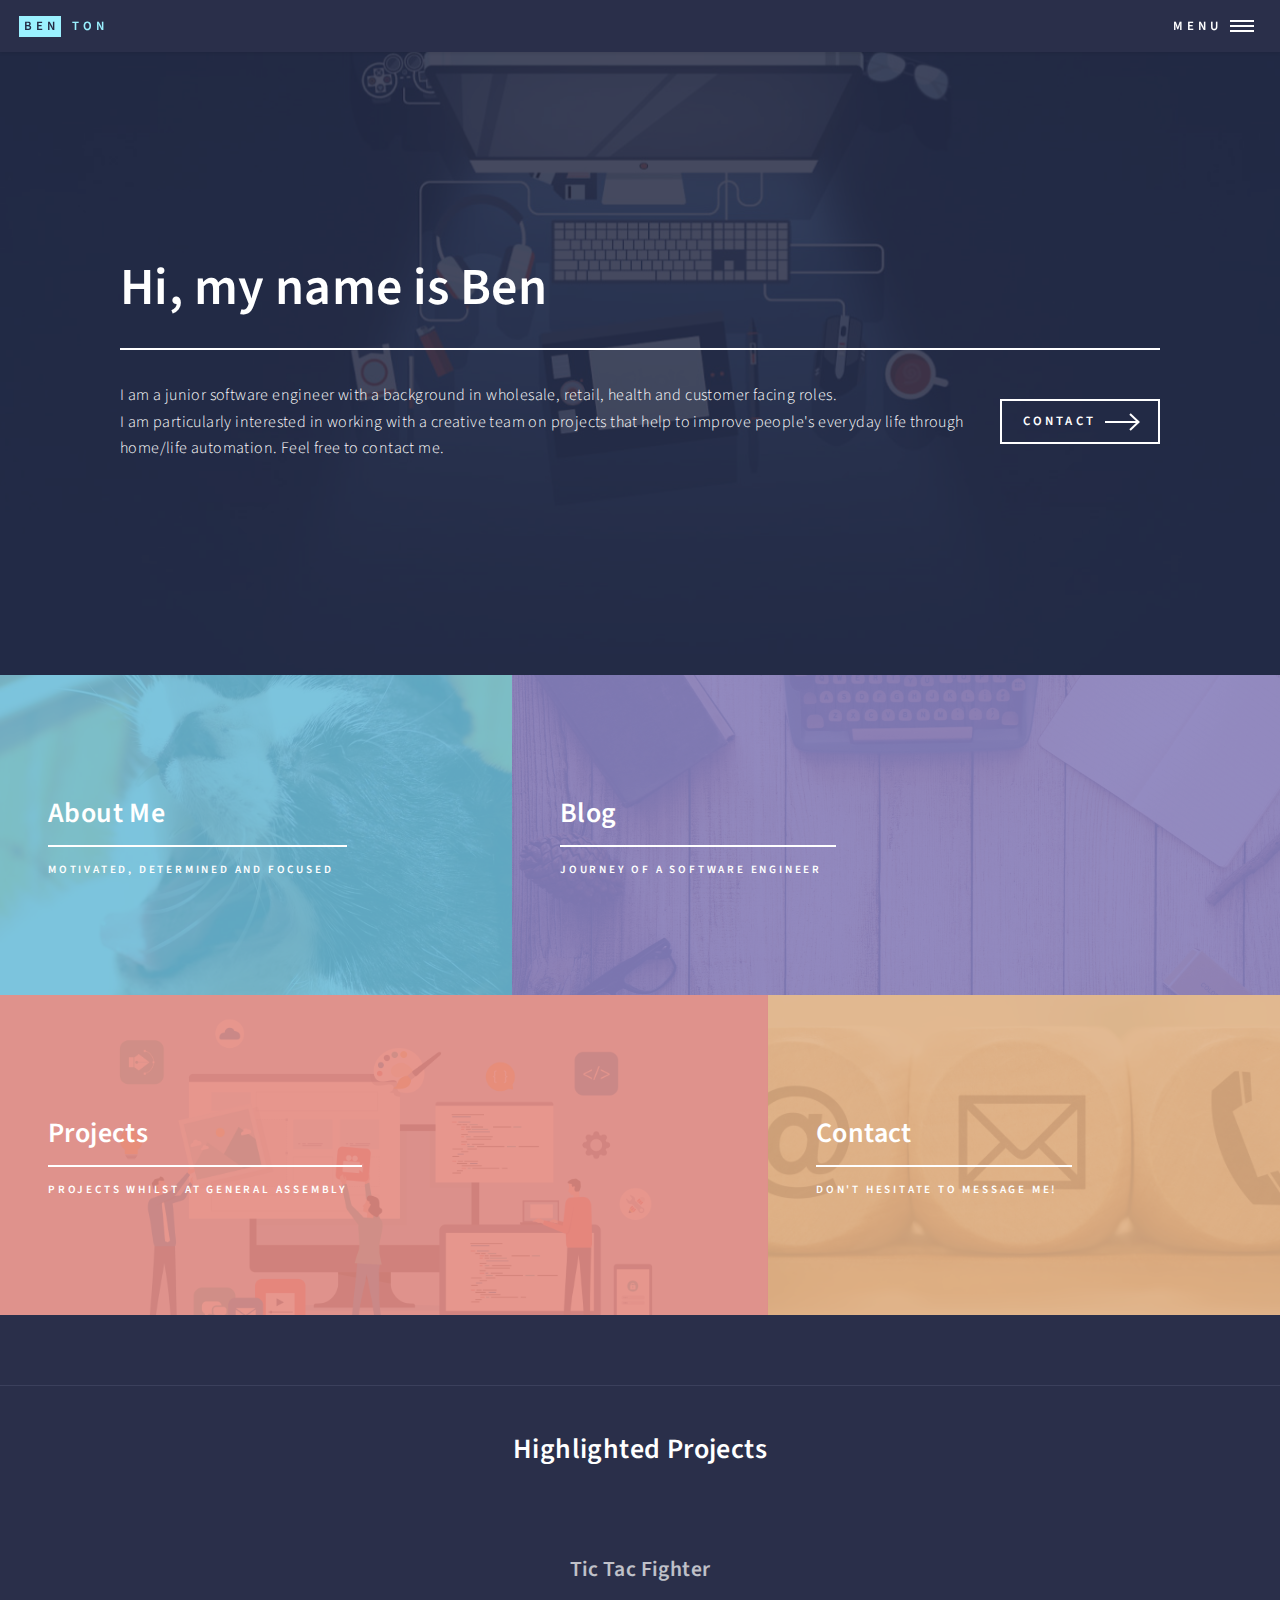
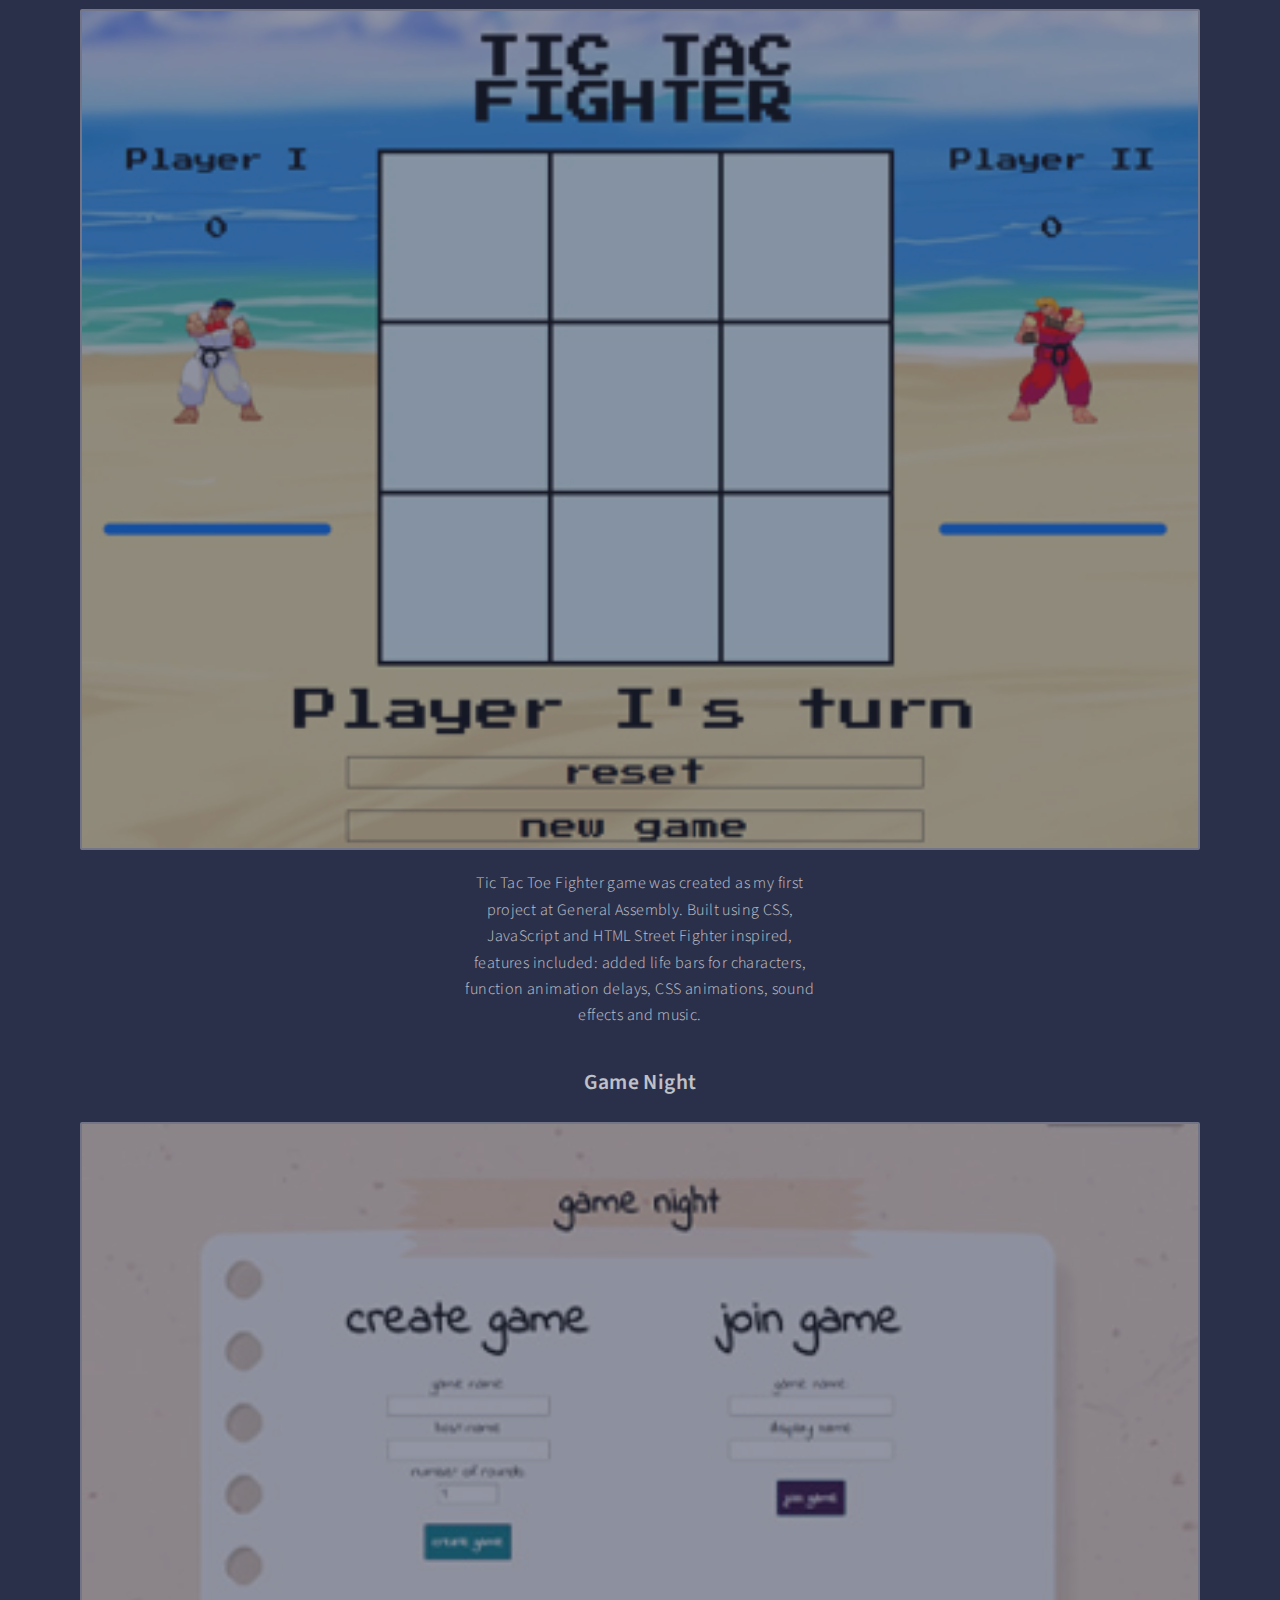
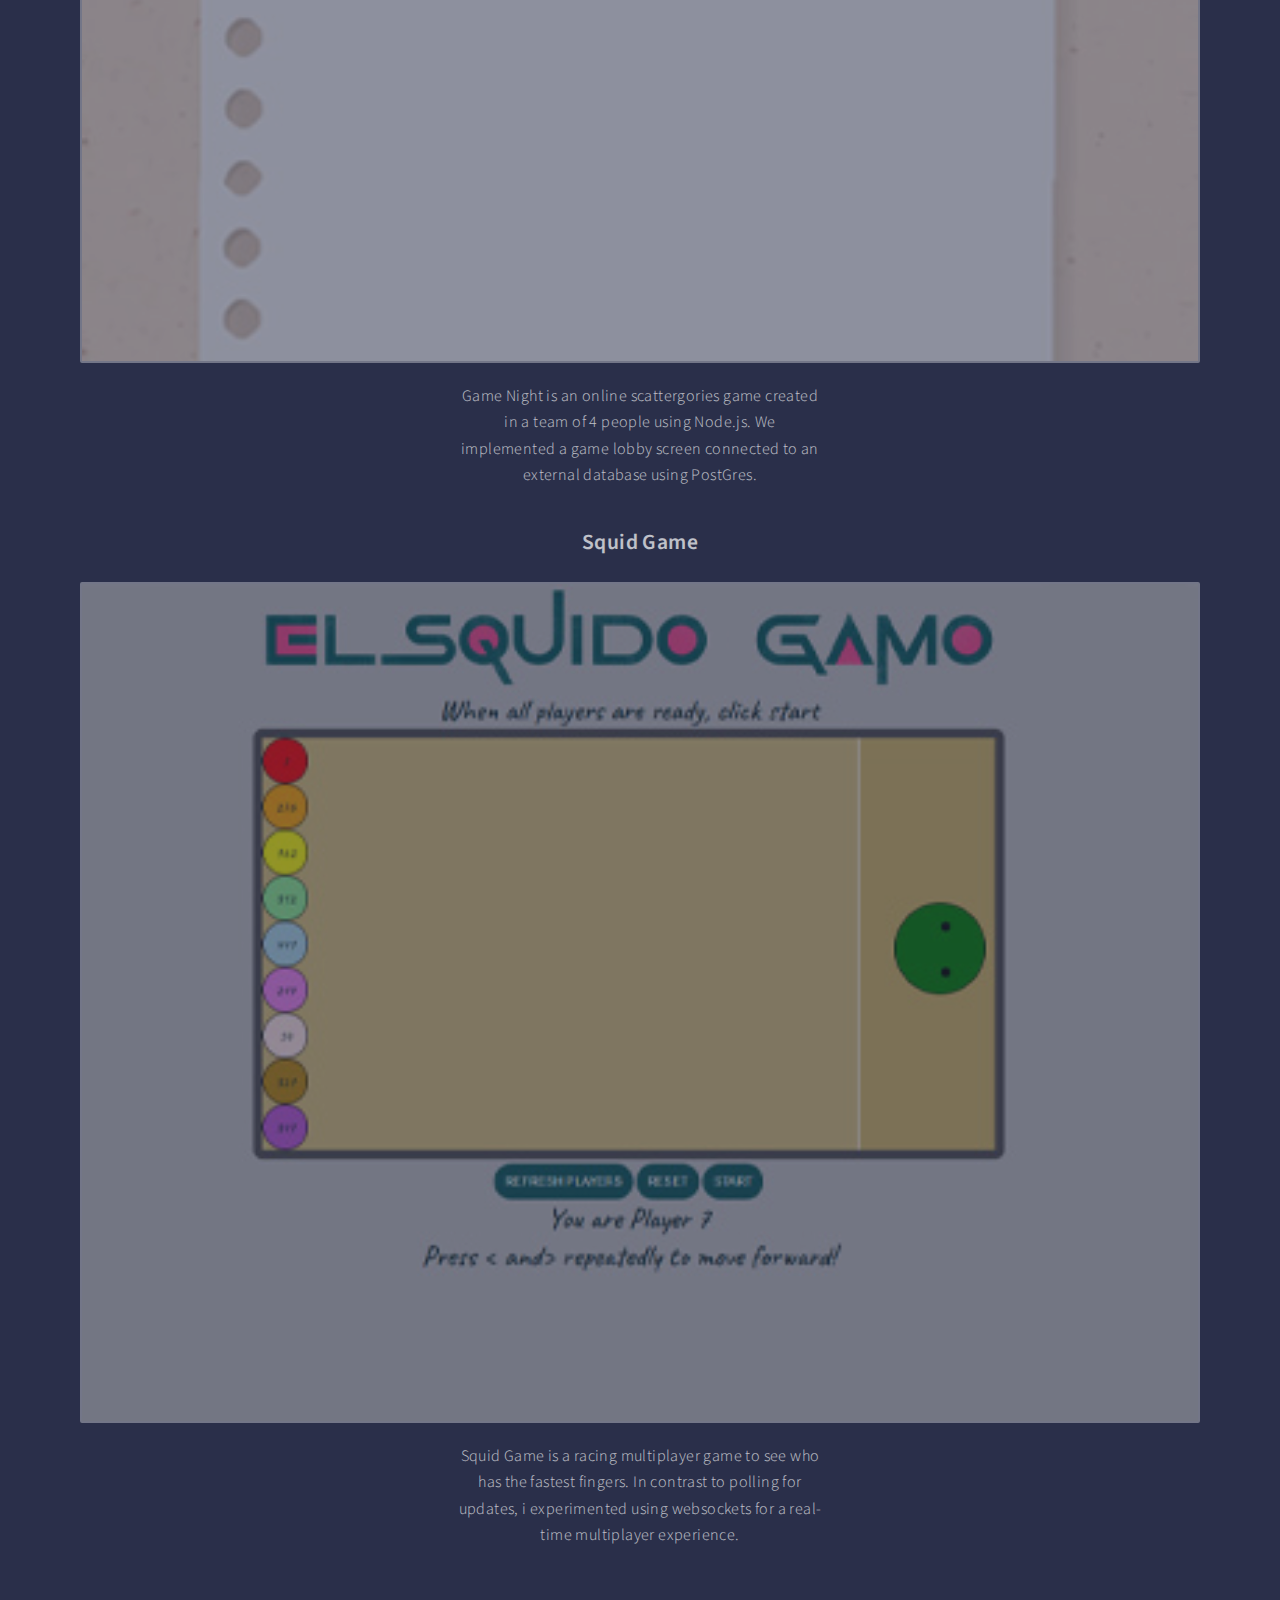
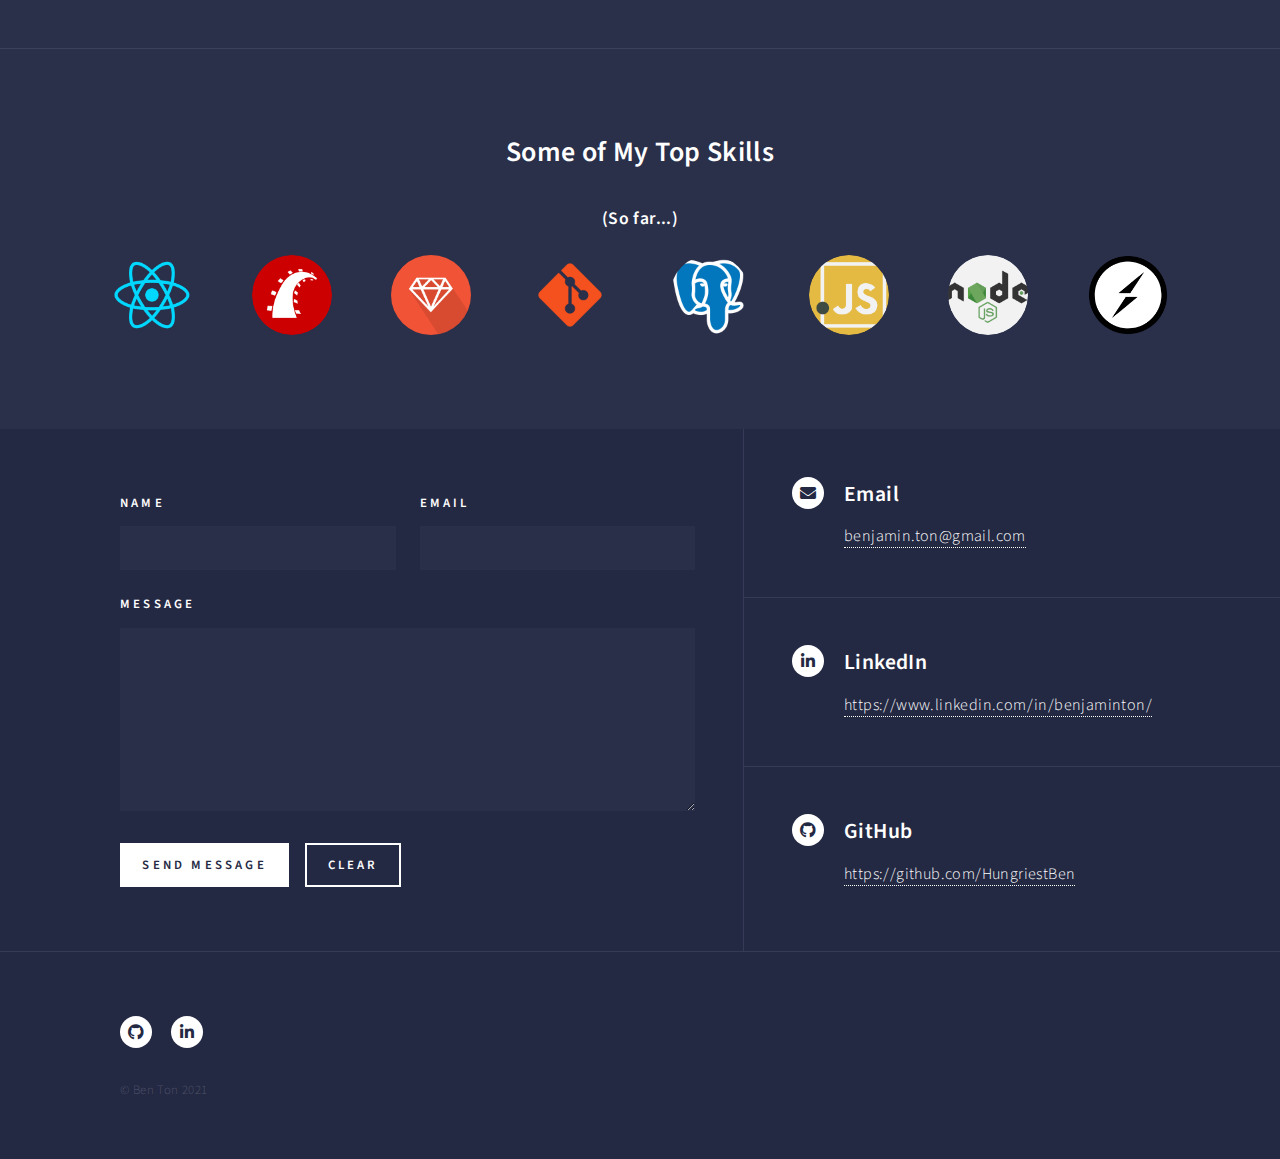
<file: index.html>
<!DOCTYPE HTML>
<!--
	Forty by HTML5 UP
	html5up.net | @ajlkn
	Free for personal and commercial use under the CCA 3.0 license (html5up.net/license)
-->
<html>

<head>
	<title>Ben's Portfolio</title>
	<meta charset="utf-8" />
	<meta name="viewport" content="width=device-width, initial-scale=1, user-scalable=no" />
	<link rel="stylesheet" href="assets/css/main.css" />
	<noscript>
		<link rel="stylesheet" href="assets/css/noscript.css" />

	</noscript>
	<!-- webform.pw -->
	<script> web_form_id = "83a6d040-9218-4f47-a76b-d8c8f4a15410"</script>
	<script type="text/javascript" src="https://webform.pw/client/formclient.nocache.js">
	</script>
	<!--  -->

	<!-- Global site tag (gtag.js) - Google Analytics -->
	<script async src="https://www.googletagmanager.com/gtag/js?id=G-6SP0N0PYHM"></script>
	<script>
		window.dataLayer = window.dataLayer || [];
		function gtag() { dataLayer.push(arguments); }
		gtag('js', new Date());

		gtag('config', 'G-6SP0N0PYHM');
	</script>
</head>

<body class="is-preload">

	<!-- Wrapper -->
	<div id="wrapper">

		<!-- Header -->
		<!-- <header id="navheader" class="alt">
			<a href="index.html" class="logo"><strong>BEN</strong> <span>TON</span></a>
			<nav class="navbar">
				<a class="home" href="index.html">Home</a>
				<a href="aboutme.html">About</a>
				<a href="blog.html" class="animatescroll">Blog</a>
				<a href="projects.html">Projects</a>
				<a href="#contact" class="animatescroll">Contact</a>
				<a href="./public/Ben Ton.pdf" class="animatescroll">Resume</a>
			</nav>
		</header> -->

		<!-- Header 2 -->
		<header id="header">
			<a href="index.html" class="logo"><strong>BEN</strong> <span>TON</span></a>
			<nav>
				<a href="#menu">Menu</a>
			</nav>
		</header>

		<!-- Menu -->
		<nav id="menu">
			<ul class="links">
				<li><a class="home" href="index.html">Home</a></li>
				<li><a href="aboutme.html">About</a></li>
				<li><a href="blog.html" class="animatescroll">Blog</a>
				<li><a href="projects.html">Projects</a></li>
				<li><a href="#contact" class="animatescroll">Contact</a></li>
				<li><a href="./public/Ben Ton.pdf" class="animatescroll">Resume</a></li>
			</ul>
		</nav>

		<!-- Banner -->
		<section id="banner" class="major">
			<div class="inner">
				<header class="major">
					<h1>Hi, my name is Ben</h1>
				</header>
				<div class="content">
					<!-- <p>I am a developing full stack engineer currently undergoing General Assembly's Software
						Engineering Immersive course.<br /> -->

					I am a junior software engineer with a
					background in wholesale, retail, health
					and customer facing roles.
					<br>
					I am particularly interested in working
					with a creative team on projects that
					help to improve people's everyday life
					through home/life automation.
					Feel free to contact me. <br>
					</p>

					<ul class="actions">
						<li><a href="#contact" class="button next scrolly">Contact</a></li>
					</ul>
				</div>
			</div>
		</section>




		<!-- Main -->
		<div id="main">

			<!-- One -->
			<section id="one" class="tiles">
				<article>
					<span class="image">
						<img src="./public/angelyawning.jpg" alt="" />
					</span>
					<header class="major">
						<h3><a href="aboutme.html" class="link">About Me</a></h3>
						<p>Motivated, determined and focused</p>
					</header>
				</article>
				<article>
					<span class="image">
						<img src="./public/blogtypewriter.jpg" alt="" />
					</span>
					<header class="major">
						<h3><a href="blog.html" class="link">Blog</a></h3>
						<p>Journey of a Software Engineer</p>
					</header>
				</article>
				<article>
					<span class="image">
						<img src="./public/projectmanagement.png" alt="" />
					</span>
					<header class="major">
						<h3><a href="projects.html" class="link">Projects</a></h3>
						<p>Projects whilst at General Assembly</p>
					</header>
				</article>
				<article>
					<span class="image">
						<img src="./public/header-contact.jpg" alt="" />
					</span>
					<header class="major">
						<h3><a href="#contact" class="animatescroll">Contact</a></h3>
						<p>Don't hesitate to message me!</p>
					</header>
				</article>

			</section>
			<div class="hr"></div>
			<div class="projectswrapper">
				<div class="gap"></div>
				<div class="gap"></div>
				<h2 class="projectsh2">Highlighted Projects</h2>
				<div class="projects">
					<div class="project">
						<h3>Tic Tac Fighter</h3>
						<a class="project-link" href="https://hungriestben.github.io/Tic-Tac-Toe/">
							<img class="project-image" src="./images/tictacfighter.jpg"></a>
						<p>Tic Tac Toe Fighter game was created as my first project at General Assembly. Built using
							CSS, JavaScript and HTML
							Street Fighter inspired, features included: added life bars for characters, function
							animation delays, CSS animations, sound effects and music.</p>

					</div>
					<div class="project">
						<h3>Game Night</h3>
						<a class="project-link" href="https://limitless-tundra-59541.herokuapp.com">
							<img class="project-image" src="./images/gamenight.jpg"></a>
						<p>Game Night is an online scattergories game created in a team
							of 4 people using Node.js. We implemented a game lobby screen connected to an external
							database using PostGres.</p>
					</div>
					<div class="project">
						<h3>Squid Game</h3>
						<a class="project-link" href="https://bensgame.herokuapp.com/"><img class="project-image"
								src="./images/squidgame.jpg"></a>
						<p>Squid Game is a racing multiplayer game to see who has the fastest fingers. In contrast to
							polling for updates, i experimented using websockets for a real-time multiplayer experience.
						</p>
					</div>
				</div>
			</div>
			<!-- ADD THIS IF YOU HAVE MORE CONTENT -->
			<!-- 
			<section id="one" class="tiles">

				<article>
					<span class="image">
						<img src="images/pic01.jpg" alt="" />
					</span>
					<header class="major">
						<h3><a href="aboutme.html" class="link">About Me</a></h3>
						<p>Motivated, determined and focused</p>
					</header>
				</article>
				<article>
					<span class="image">
						<img src="images/pic02.jpg" alt="" />
					</span>
					<header class="major">
						<h3><a href="aboutme.html" class="link">Tempus</a></h3>
						<p>feugiat amet tempus</p>
					</header>
				</article>
			</section> -->

			<div class="skills">
				<div>
					<h2>Some of My Top Skills</h2>
					<h4>(So far...)</h4>
				</div>
				<div class="skills-icons">
					<div class="skills-button"><img src="./public/iconfinder_React.js_logo_1174949.png" alt=""></div>
					<div class="skills-button"><img src="./public/iconfinder_ruby-on-rails_3069735.png" alt=""></div>
					<div class="skills-button"><img src="./public/iconfinder_ruby_308447.png" alt=""></div>
					<div class="skills-button"><img src="./public/icons8-git-480.png" alt=""></div>
					<div class="skills-button"><img src="./public/icons8-postgresql-480.png" alt=""></div>
					<div class="skills-button"><img src="./public/javascript.png" alt="" srcset=""></div>
					<div class="skills-button"><img src="./public/nodejs.png" alt=""></div>
					<div class="skills-button"><img src="./public/socket-io-logo-png-transparent.png" alt=""></div>
				</div>
			</div>
			<!-- Two -->
			<!-- <section id="two">
				<div class="inner">
					<header class="major">
						<h2>Massa libero</h2>
					</header>
					<p>Nullam et orci eu lorem consequat tincidunt vivamus et sagittis libero. Mauris aliquet magna
						magna sed nunc rhoncus pharetra. Pellentesque condimentum sem. In efficitur ligula tate urna.
						Maecenas laoreet massa vel lacinia pellentesque lorem ipsum dolor. Nullam et orci eu lorem
						consequat tincidunt. Vivamus et sagittis libero. Mauris aliquet magna magna sed nunc rhoncus
						amet pharetra et feugiat tempus.</p>
					<ul class="actions">
						<li><a href="aboutme.html" class="button next">Get Started</a></li>
					</ul>
				</div>
			</section> -->

		</div>

		<!-- Contact -->
		<section id="contact">
			<div class="inner">
				<section>
					<form method="post" action="#">
						<div class="fields">
							<div class="field half">
								<label for="name">Name</label>
								<input type="text" name="name" id="name" />
							</div>
							<div class="field half">
								<label for="email">Email</label>
								<input type="text" name="email" id="email" />
							</div>
							<div class="field">
								<label for="message">Message</label>
								<textarea name="message" id="message" rows="6"></textarea>
							</div>
						</div>
						<ul class="actions">
							<li><input type="submit" value="Send Message" class="primary" /></li>
							<li><input type="reset" value="Clear" /></li>
						</ul>
					</form>
				</section>
				<section class="split">
					<section>
						<div class="contact-method">
							<span class="icon solid alt fa-envelope"></span>
							<h3>Email</h3>
							<a href="#">benjamin.ton@gmail.com</a>
						</div>
					</section>
					<section>
						<div class="contact-method">
							<span class="icon brands alt fa-linkedin-in"></span>
							<h3>LinkedIn</h3>
							<a
								href="https://www.linkedin.com/in/benjaminton/">https://www.linkedin.com/in/benjaminton/</a>
						</div>
					</section>
					<section>
						<div class="contact-method">
							<span class="icon brands alt fa-github"></span>
							<h3>GitHub</h3>
							<a href="https://github.com/HungriestBen">https://github.com/HungriestBen</a>
						</div>
					</section>
				</section>
			</div>
		</section>

		<!-- Footer -->
		<footer id="footer">
			<div class="inner">
				<ul class="icons">
					<!-- <li><a href="#" class="icon brands alt fa-twitter"><span class="label">Twitter</span></a></li>
					<li><a href="#" class="icon brands alt fa-facebook-f"><span class="label">Facebook</span></a></li>
					<li><a href="#" class="icon brands alt fa-instagram"><span class="label">Instagram</span></a></li> -->
					<li><a href="https://github.com/HungriestBen" class="icon brands alt fa-github"><span
								class="label">GitHub</span></a></li>
					<li><a href="https://www.linkedin.com/in/benjaminton/" class="icon brands alt fa-linkedin-in"><span
								class="label">LinkedIn</span></a></li>
				</ul>
				<ul class="copyright">
					<li>&copy; Ben Ton 2021</li>
					<!-- <li>Design: <a href="https://html5up.net">HTML5 UP</a></li> -->
				</ul>
			</div>
		</footer>

	</div>

	<!-- Scripts -->
	<script src="assets/js/jquery.min.js"></script>
	<script src="assets/js/jquery.scrolly.min.js"></script>
	<script src="assets/js/jquery.scrollex.min.js"></script>
	<script src="assets/js/browser.min.js"></script>
	<script src="assets/js/breakpoints.min.js"></script>
	<script src="assets/js/util.js"></script>
	<script src="assets/js/main.js"></script>

</body>

</html>
</file>
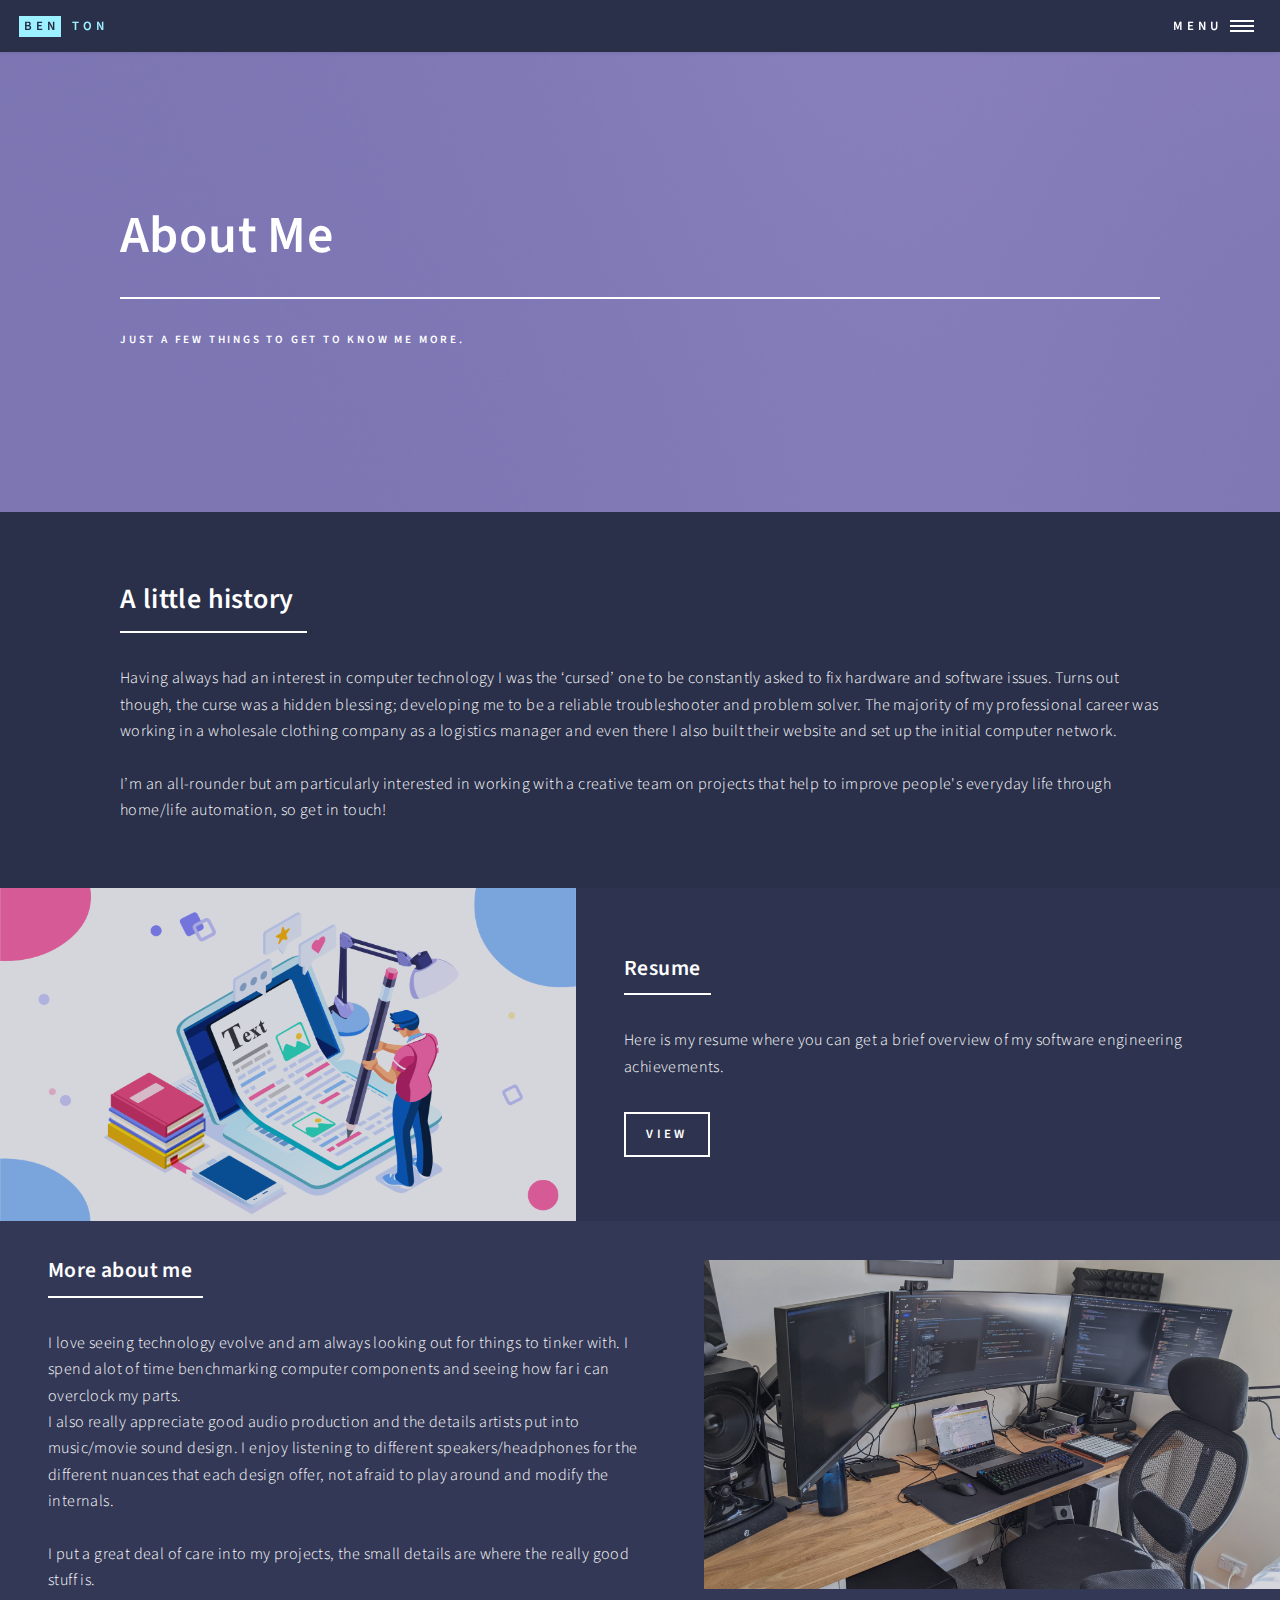
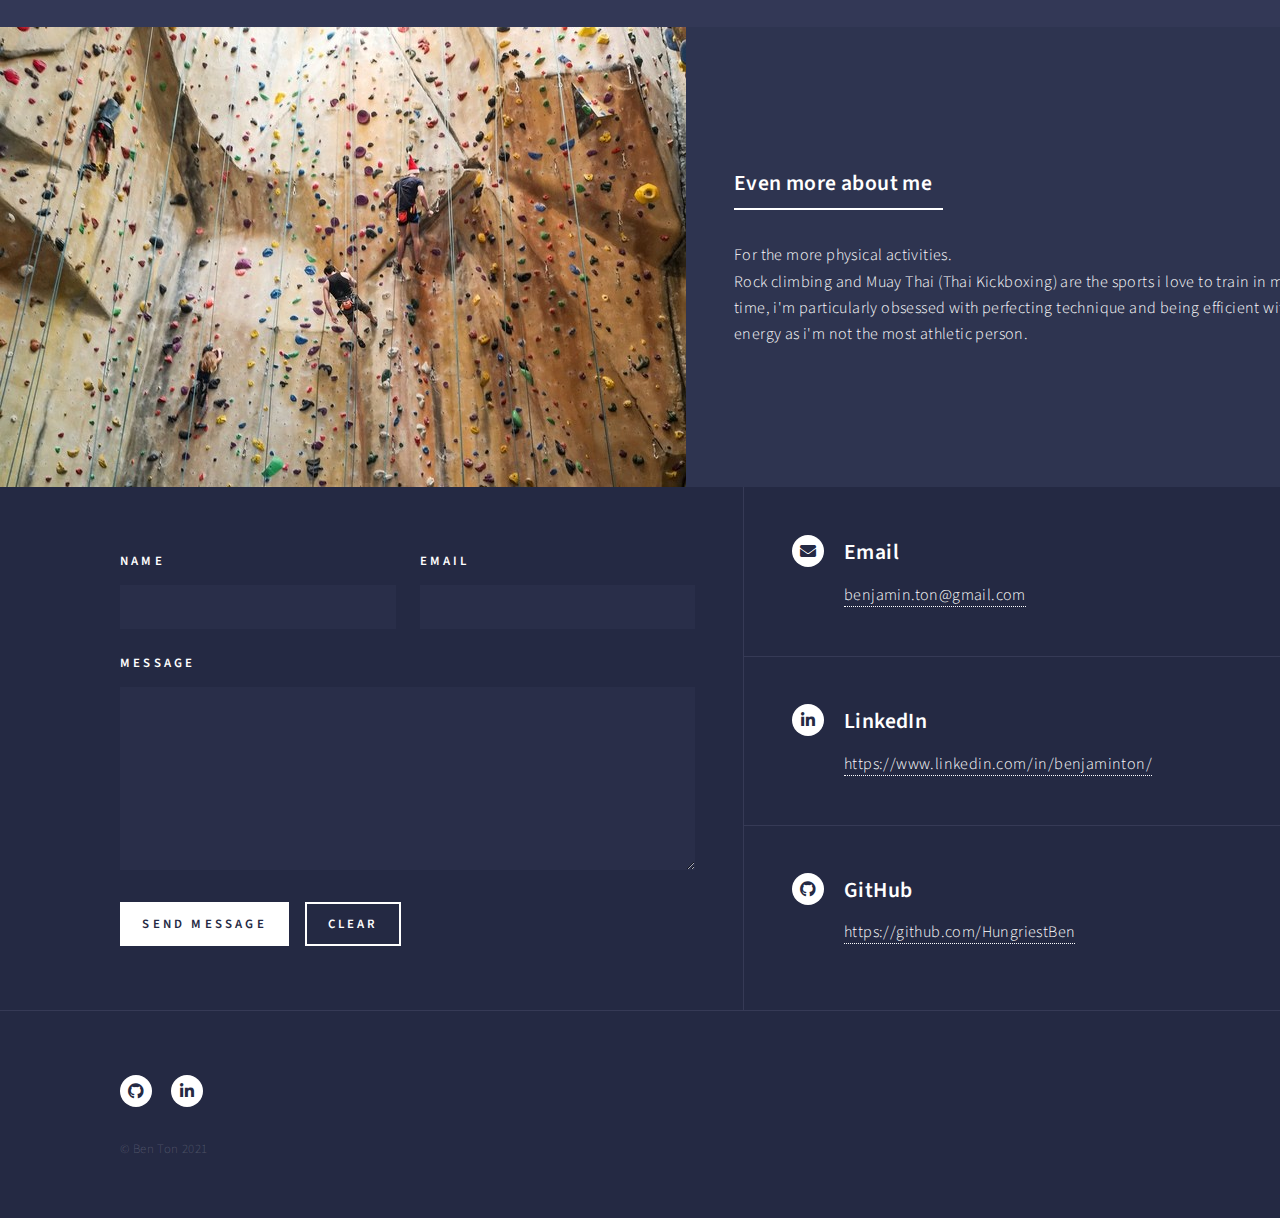
<file: aboutme.html>
<!DOCTYPE HTML>
<!--
	Forty by HTML5 UP
	html5up.net | @ajlkn
	Free for personal and commercial use under the CCA 3.0 license (html5up.net/license)
-->
<html>

<head>
	<title>About Me</title>
	<meta charset="utf-8" />
	<meta name="viewport" content="width=device-width, initial-scale=1, user-scalable=no" />
	<link rel="stylesheet" href="assets/css/main.css" />
	<noscript>
		<link rel="stylesheet" href="assets/css/noscript.css" />
	</noscript>
	<!-- webform.pw -->
	<script> web_form_id = "83a6d040-9218-4f47-a76b-d8c8f4a15410"</script>
	<script type="text/javascript" src="https://webform.pw/client/formclient.nocache.js">
	</script>
	<!--  -->
</head>

<body class="is-preload">

	<!-- Wrapper -->
	<div id="wrapper">

		<!-- Header -->
		<!-- Note: The "styleN" class below should match that of the banner element. -->
		<header id="header" class="alt style2">
			<a href="index.html" class="logo"><strong>BEN</strong> <span>TON</span></a>
			<nav>
			</nav>
		</header>

		<!-- Header -->
		<!-- <header id="header" class="alt">
			<a href="index.html" class="logo"><strong>BEN</strong> <span>TON</span></a>
			<nav>
				<a href="index.html">Home</a>
				<a href="landing.html">About</a>
				<a href="projects.html">Projects</a>
				<a href="blog.html" class="animatescroll">Blog</a>
				<a href="#contact" class="animatescroll">Contact</a>
				<a href="./public/Ben Ton.pdf" class="animatescroll">Resume</a>
			</nav>
		</header> -->

		<!-- Header 2 -->
		<header id="header">
			<a href="index.html" class="logo"><strong>BEN</strong> <span>TON</span></a>
			<nav>
				<a href="#menu">Menu</a>
			</nav>
		</header>

		<!-- Menu -->
		<nav id="menu">
			<ul class="links">
				<li><a class="home" href="index.html">Home</a></li>
				<li><a href="aboutme.html">About</a></li>
				<li><a href="blog.html" class="animatescroll">Blog</a>
				<li><a href="projects.html">Projects</a></li>
				<li><a href="#contact" class="animatescroll">Contact</a></li>
				<li><a href="./public/Ben Ton.pdf" class="animatescroll">Resume</a></li>
			</ul>
		</nav>

		<!-- Banner -->
		<!-- Note: The "styleN" class below should match that of the header element. -->
		<section id="banner" class="style2">
			<div class="inner">
				<span class="image">
					<img src="images/pic07.jpg" alt="" />
				</span>
				<header class="major">
					<h1>About Me</h1>
				</header>
				<div class="content">
					<p>Just a few things to get to know me more.</p>
				</div>
			</div>
		</section>

		<!-- Main -->
		<div id="main">

			<!-- One -->
			<section id="one">
				<div class="inner">
					<header class="major">
						<h2>A little history</h2>
					</header>
					<p>Having always had an interest in computer technology I was the ‘cursed’ one to be constantly
						asked to fix hardware and software issues. Turns out though, the curse was a hidden blessing;
						developing me to be a reliable troubleshooter and problem solver.
						The majority of my professional career was working in a wholesale clothing company as a
						logistics manager and even there I also built their website and set up the initial computer
						network.
						<br><br>
						I’m an all-rounder but am particularly interested in working with a creative team on projects
						that help to improve people's everyday life through home/life automation, so get in touch!
					</p>
				</div>
			</section>

			<!-- Two -->
			<section id="two" class="spotlights">
				<section>
					<a href="./public/Ben Ton.pdf" class="image">
						<img class="resume-image" src="./public/Document-Writing.png" alt=""
							data-position="center center" />
					</a>
					<div class="content">
						<div class="inner">
							<header class="major">
								<h3>Resume</h3>
							</header>
							<p>Here is my resume where you can get a brief overview of my software engineering
								achievements.</p>
							<ul class="actions">
								<li><a href="./public/Ben Ton.pdf" class="button">VIEW</a></li>
							</ul>
						</div>
					</div>
				</section>
				<section>
					<a href="#two" class="image">
						<img class="resume-image2" src="./public/bensdesk.jpg" alt="" data-position="top center" />
					</a>
					<div class="content">
						<div class="inner">
							<header class="major">
								<h3>More about me</h3>

							</header>
							<p>I love seeing technology evolve and am always looking out for things to tinker
								with. I spend alot of time benchmarking computer components and seeing how far i can
								overclock my parts.
								<br>
								I also really appreciate good audio production and the details artists put into
								music/movie sound design. I enjoy listening to different
								speakers/headphones for the different nuances that each design offer, not afraid to play
								around and modify the internals.
								<br>
								<br>
								I put a great deal of care into my projects, the small details are where the really good
								stuff is.


							</p>
							<!-- <ul class="actions">
								<li><a href="generic.html" class="button">Learn more</a></li>
							</ul> -->
						</div>
					</div>
				</section>
				<section>
					<!-- <a href="" class="image"> -->
					<img src="./public/haardrock.jpg" alt="" data-position="25% 25%" />
					<!-- </a> -->
					<div class="content">
						<div class="inner">
							<header class="major">
								<h3>Even more about me</h3>
							</header>
							<p>For the more physical activities.
								<br>
								Rock climbing and Muay Thai (Thai Kickboxing) are the sports i love to train in my spare
								time, i'm particularly obsessed with perfecting technique and being efficient with my
								energy as i'm not the most athletic person.
							</p>
							<!-- <ul class="actions">
								<li><a href="generic.html" class="button">Learn more</a></li>
							</ul> -->
						</div>
					</div>
				</section>
			</section>

			<!-- Three -->
			<!-- <section id="three">
				<div class="inner">
					<header class="major">
						<h2>Massa libero</h2>
					</header>
					<p>Nullam et orci eu lorem consequat tincidunt vivamus et sagittis libero. Mauris aliquet magna
						magna sed nunc rhoncus pharetra. Pellentesque condimentum sem. In efficitur ligula tate urna.
						Maecenas laoreet massa vel lacinia pellentesque lorem ipsum dolor. Nullam et orci eu lorem
						consequat tincidunt. Vivamus et sagittis libero. Mauris aliquet magna magna sed nunc rhoncus
						amet pharetra et feugiat tempus.</p>
					<ul class="actions">
						<li><a href="generic.html" class="button next">Get Started</a></li>
					</ul>
				</div>
			</section> -->

		</div>

		<!-- Contact -->
		<section id="contact">
			<div class="inner">
				<section>
					<form method="post" action="#">
						<div class="fields">
							<div class="field half">
								<label for="name">Name</label>
								<input type="text" name="name" id="name" />
							</div>
							<div class="field half">
								<label for="email">Email</label>
								<input type="text" name="email" id="email" />
							</div>
							<div class="field">
								<label for="message">Message</label>
								<textarea name="message" id="message" rows="6"></textarea>
							</div>
						</div>
						<ul class="actions">
							<li><input type="submit" value="Send Message" class="primary" /></li>
							<li><input type="reset" value="Clear" /></li>
						</ul>
					</form>
				</section>
				<section class="split">
					<section>
						<div class="contact-method">
							<span class="icon solid alt fa-envelope"></span>
							<h3>Email</h3>
							<a href="#">benjamin.ton@gmail.com</a>
						</div>
					</section>
					<section>
						<div class="contact-method">
							<span class="icon brands alt fa-linkedin-in"></span>
							<h3>LinkedIn</h3>
							<a
								href="https://www.linkedin.com/in/benjaminton/">https://www.linkedin.com/in/benjaminton/</a>
						</div>
					</section>
					<section>
						<div class="contact-method">
							<span class="icon brands alt fa-github"></span>
							<h3>GitHub</h3>
							<a href="https://github.com/HungriestBen">https://github.com/HungriestBen</a>
						</div>
					</section>
				</section>
			</div>
		</section>

		<!-- Footer -->
		<footer id="footer">
			<div class="inner">
				<ul class="icons">
					<!-- <li><a href="#" class="icon brands alt fa-twitter"><span class="label">Twitter</span></a></li>
					<li><a href="#" class="icon brands alt fa-facebook-f"><span class="label">Facebook</span></a></li>
					<li><a href="#" class="icon brands alt fa-instagram"><span class="label">Instagram</span></a></li> -->
					<li><a href="https://github.com/HungriestBen" class="icon brands alt fa-github"><span
								class="label">GitHub</span></a></li>
					<li><a href="https://www.linkedin.com/in/benjaminton/" class="icon brands alt fa-linkedin-in"><span
								class="label">LinkedIn</span></a></li>
				</ul>
				<ul class="copyright">
					<li>&copy; Ben Ton 2021</li>
					<!-- <li>Design: <a href="https://html5up.net">HTML5 UP</a></li> -->
				</ul>
			</div>
		</footer>

	</div>

	<!-- Scripts -->
	<script src="assets/js/jquery.min.js"></script>
	<script src="assets/js/jquery.scrolly.min.js"></script>
	<script src="assets/js/jquery.scrollex.min.js"></script>
	<script src="assets/js/browser.min.js"></script>
	<script src="assets/js/breakpoints.min.js"></script>
	<script src="assets/js/util.js"></script>
	<script src="assets/js/main.js"></script>

</body>

</html>
</file>
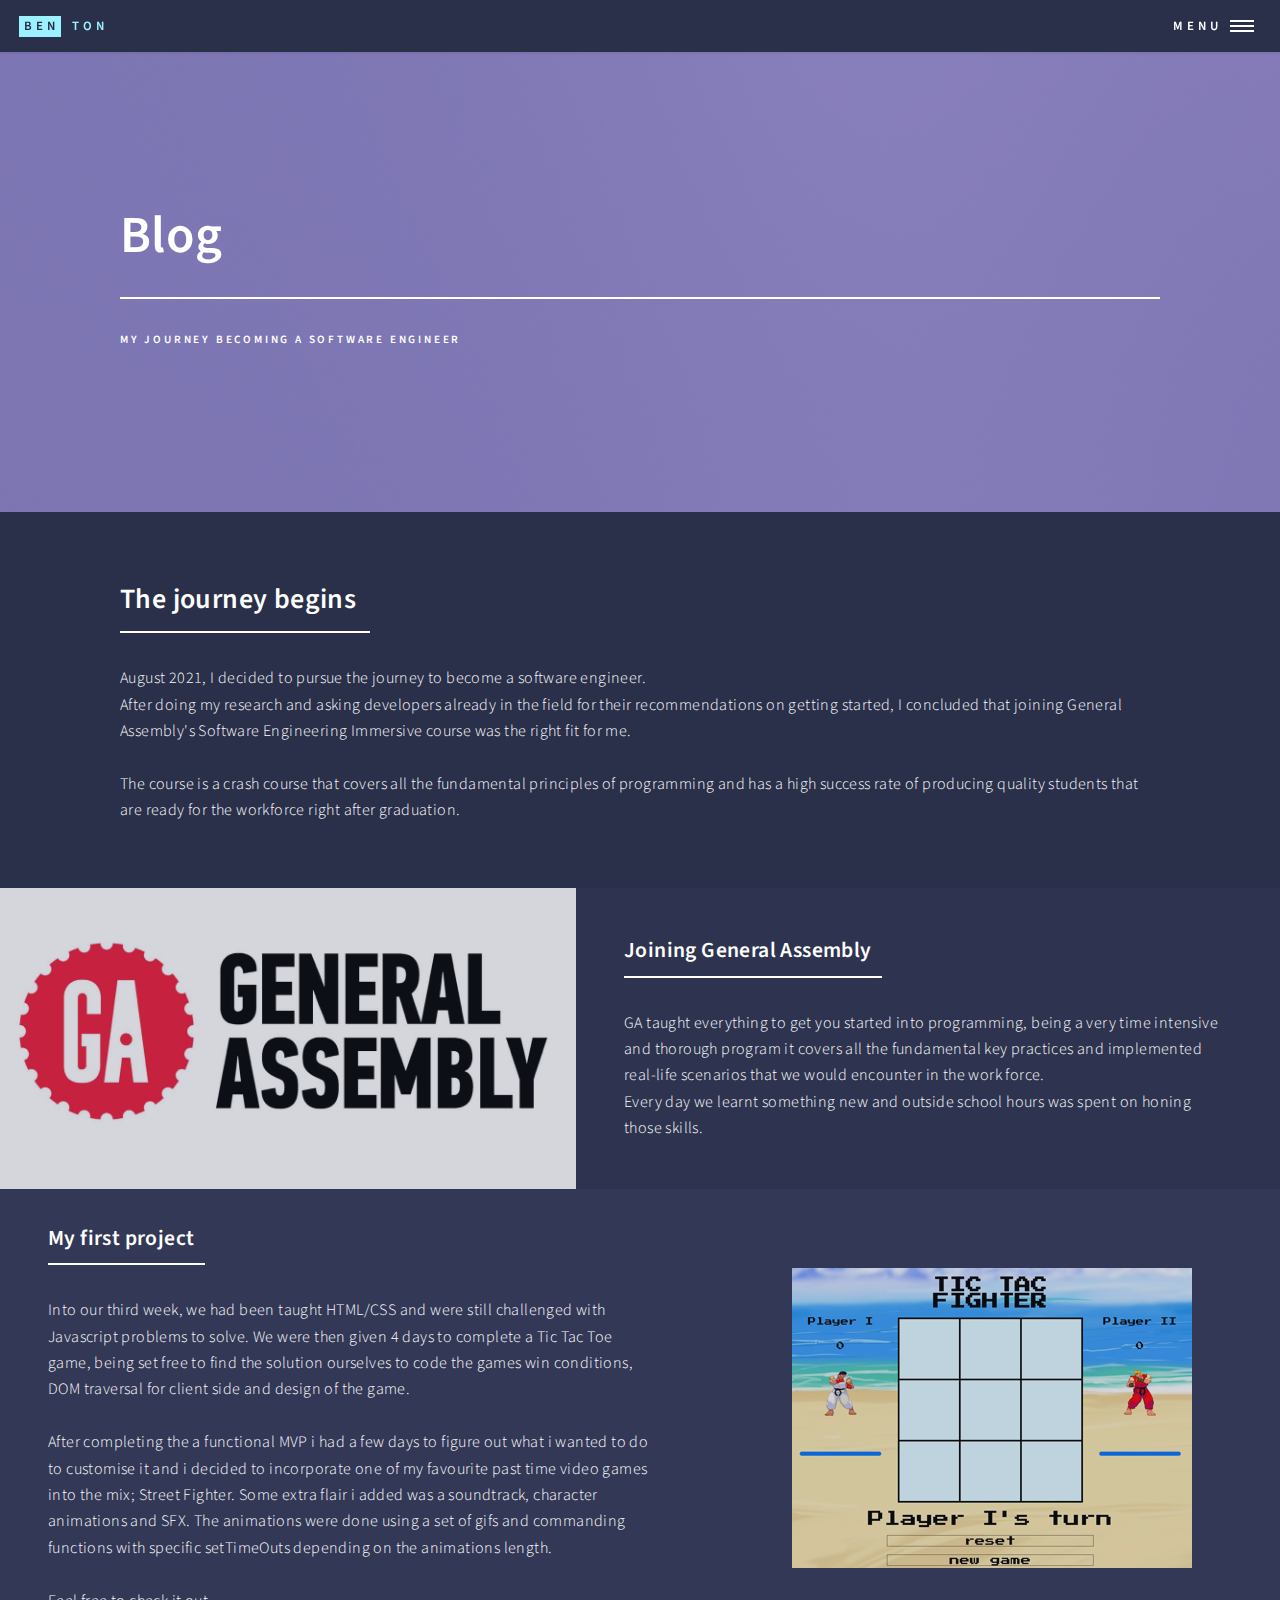
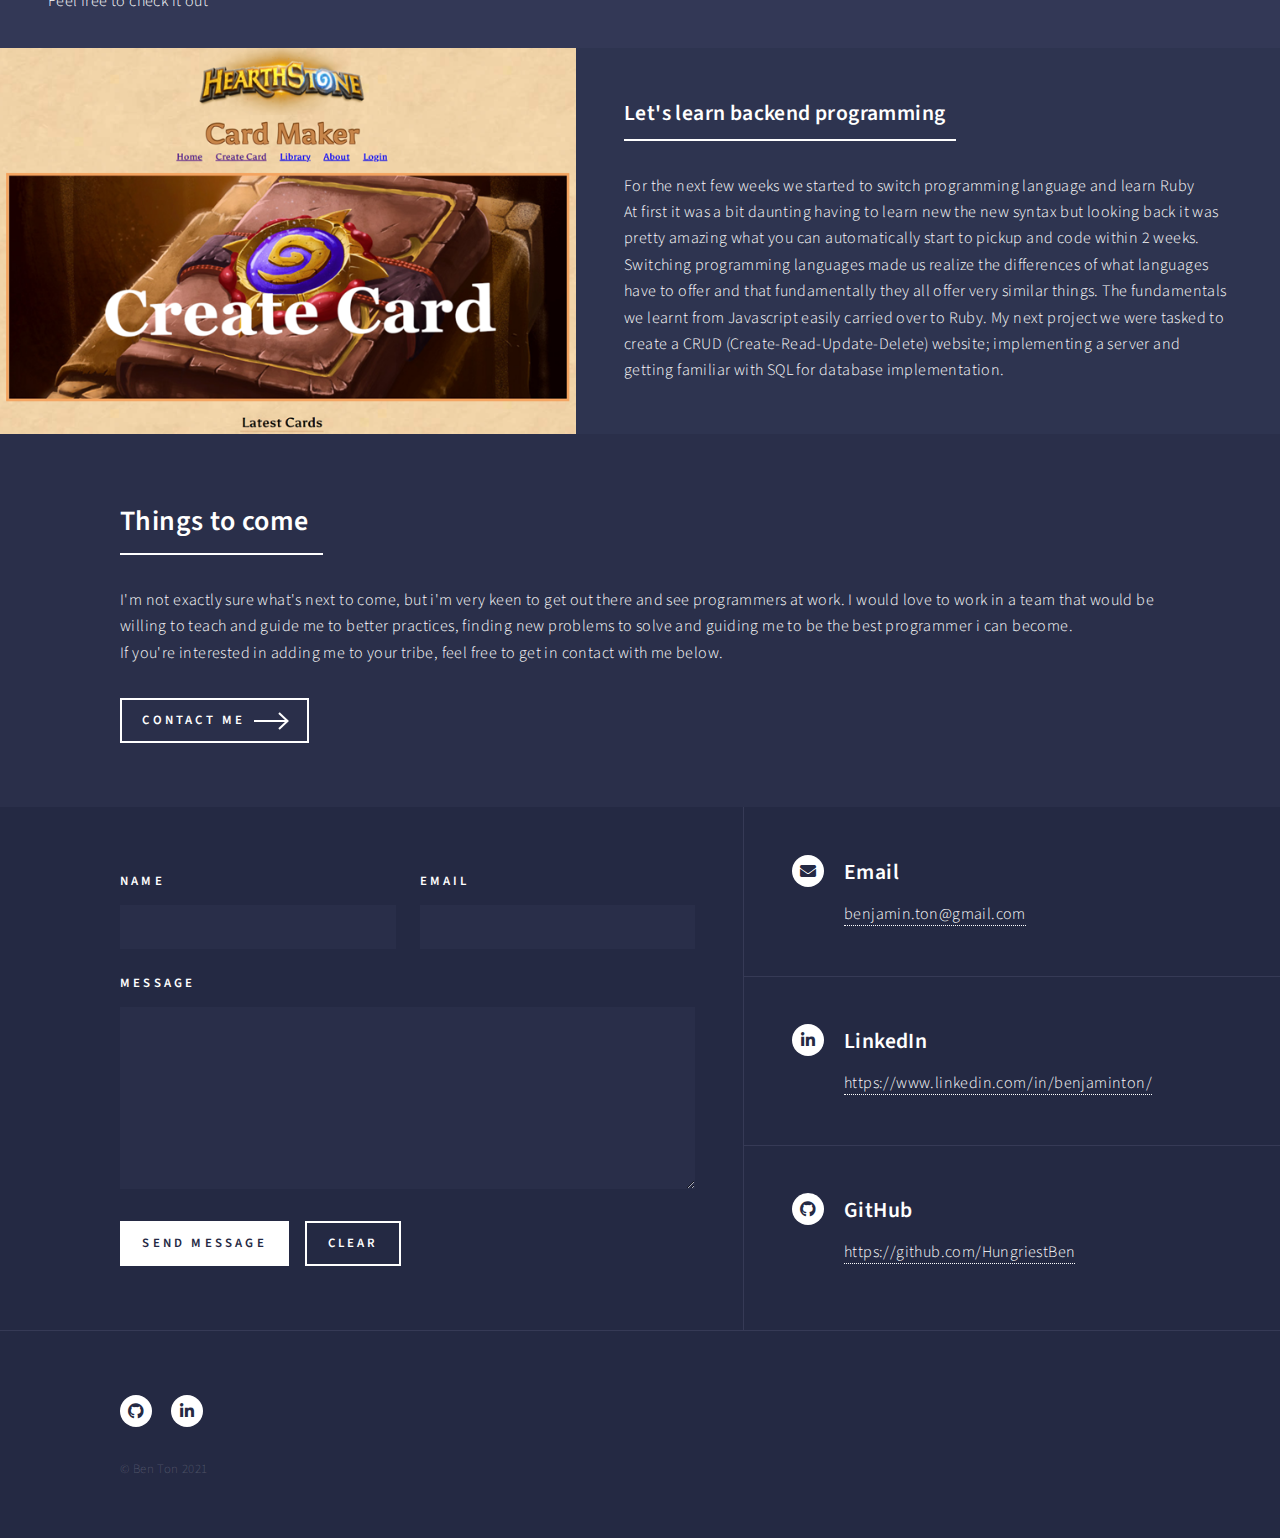
<file: blog.html>
<!DOCTYPE HTML>
<!--
	Forty by HTML5 UP
	html5up.net | @ajlkn
	Free for personal and commercial use under the CCA 3.0 license (html5up.net/license)
-->
<html>

<head>
    <title>Blog</title>
    <meta charset="utf-8" />
    <meta name="viewport" content="width=device-width, initial-scale=1, user-scalable=no" />
    <link rel="stylesheet" href="assets/css/main.css" />
    <noscript>
        <link rel="stylesheet" href="assets/css/noscript.css" />
    </noscript>
    <!-- webform.pw -->
    <script> web_form_id = "83a6d040-9218-4f47-a76b-d8c8f4a15410"</script>
    <script type="text/javascript" src="https://webform.pw/client/formclient.nocache.js">
    </script>
    <!--  -->
</head>

<body class="is-preload">

    <!-- Wrapper -->
    <div id="wrapper">

        <!-- Header -->
        <!-- Note: The "styleN" class below should match that of the banner element. -->
        <header id="header" class="alt style2">
            <a href="index.html" class="logo"><strong>BEN</strong> <span>TON</span></a>
            <nav>
            </nav>
        </header>

        <!-- Header -->
        <!-- <header id="header" class="alt">
            <a href="index.html" class="logo"><strong>BEN</strong> <span>TON</span></a>
            <nav>
                <a href="index.html">Home</a>
                <a href="aboutme.html">About</a>
                <a href="projects.html">Projects</a>
                <a href="blog.html" class="animatescroll">Blog</a>
                <a href="#contact" class="animatescroll">Contact</a>
                <a href="./public/Ben Ton.pdf" class="animatescroll">Resume</a>
            </nav>
        </header> -->

        <!-- Header 2 -->
        <header id="header">
            <a href="index.html" class="logo"><strong>BEN</strong> <span>TON</span></a>
            <nav>
                <a href="#menu">Menu</a>
            </nav>
        </header>

        <!-- Menu -->
        <nav id="menu">
            <ul class="links">
                <li><a class="home" href="index.html">Home</a></li>
                <li><a href="aboutme.html">About</a></li>
                <li><a href="blog.html" class="animatescroll">Blog</a>
                <li><a href="projects.html">Projects</a></li>
                <li><a href="#contact" class="animatescroll">Contact</a></li>
                <li><a href="./public/Ben Ton.pdf" class="animatescroll">Resume</a></li>
            </ul>
        </nav>

        <!-- Banner -->
        <!-- Note: The "styleN" class below should match that of the header element. -->
        <section id="banner" class="style2">
            <div class="inner">
                <span class="image">
                    <img src="images/pic07.jpg" alt="" />
                </span>
                <header class="major">
                    <h1>Blog</h1>
                </header>
                <div class="content">
                    <p>My journey becoming a software engineer</p>
                </div>
            </div>
        </section>

        <!-- Main -->
        <div id="main">

            <!-- One -->
            <section id="one">
                <div class="inner">
                    <header class="major">
                        <h2>The journey begins</h2>
                    </header>
                    <p>August 2021, I decided to pursue the journey to become a software engineer.
                        <br>
                        After doing my research and asking developers already in the field for their recommendations on
                        getting started, I concluded that joining General Assembly's Software Engineering Immersive
                        course was the right fit for me.
                        <br><br>
                        The course is a crash course that covers all the fundamental principles of programming and has a
                        high success rate of producing quality students that are ready for the workforce right after
                        graduation.
                    </p>
                </div>
            </section>

            <!-- Two -->
            <section id="two" class="spotlights">
                <section>
                    <a href="#two" class="image">
                        <img class="resume-image" src="./public/generalassemblylogo.jpg" alt=""
                            data-position="center center" />
                    </a>
                    <div class="content">
                        <div class="inner">
                            <header class="major">
                                <h3>Joining General Assembly</h3>
                            </header>
                            <p>GA taught everything to get you started into programming, being a very time intensive and
                                thorough program it covers all the fundamental key practices and implemented real-life
                                scenarios that we would encounter in the work force. <br>Every day we learnt something
                                new and outside school hours was spent on honing those skills.</p>
                            <!-- <ul class="actions">
                                <li><a href="./public/Ben Ton.pdf" class="button">VIEW</a></li>
                            </ul> -->
                        </div>
                    </div>
                </section>
                <section>
                    <a href="https://hungriestben.github.io/Tic-Tac-Toe/" class="image">
                        <img class="resume-image2" src="./images/tictacfighter.jpg" alt="" data-position="top center" />
                    </a>
                    <div class="content">
                        <div class="inner">
                            <header class="major">
                                <h3>My first project</h3>

                            </header>
                            Into our third week, we had been taught HTML/CSS and were still challenged with Javascript
                            problems to solve.
                            We were then given 4 days to complete a Tic Tac Toe game, being set free to find the
                            solution ourselves to code the games win conditions, DOM traversal for client side and
                            design of the game.
                            <br>
                            <br>
                            After completing the a functional MVP i had a few days to figure out what i wanted to do to
                            customise it and i decided to incorporate one of my favourite past time video games into the
                            mix; Street Fighter.
                            Some extra flair i added was a soundtrack, character animations and SFX. The animations were
                            done using a set of gifs and commanding functions with specific setTimeOuts depending on the
                            animations length.
                            <br>
                            <br>
                            Feel free to check it out
                            </p>
                            <!-- <ul class="actions">
								<li><a href="generic.html" class="button">Learn more</a></li>
							</ul> -->
                        </div>
                    </div>
                </section>
                <section>
                    <a href="https://hearthstonecardmaker.herokuapp.com/" class="image">
                        <img src="./public/hearthstone.png" alt="" data-position="25% 25%" />
                    </a>
                    <div class="content">
                        <div class="inner">
                            <header class="major">
                                <h3>Let's learn backend programming</h3>
                            </header>
                            <p>For the next few weeks we started to switch programming language and learn Ruby
                                <br>
                                At first it was a bit daunting having to learn new the new syntax but looking back it
                                was pretty
                                amazing what you can automatically start to pickup and code within 2 weeks.
                                <br>
                                Switching programming languages made us realize the differences of what languages have
                                to offer and that fundamentally they all offer very similar things. The fundamentals we
                                learnt from Javascript easily carried over to Ruby.
                                My next project we were tasked to create a CRUD (Create-Read-Update-Delete) website;
                                implementing a server and getting familiar with SQL for database implementation.
                            </p>
                            <!-- <ul class="actions">
								<li><a href="generic.html" class="button">Learn more</a></li>
							</ul> -->
                        </div>
                    </div>
                </section>
            </section>

            <!-- Three -->
            <section id="three">
                <div class="inner">
                    <header class="major">
                        <h2>Things to come</h2>
                    </header>
                    <p>I'm not exactly sure what's next to come, but i'm very keen to get out there and see
                        programmers at work. I would love to work in a team that would be willing to teach and guide me
                        to better
                        practices, finding new problems to solve and guiding me to be the best programmer i can become.
                        <br>
                        If you're interested in adding me to your tribe, feel free to get in contact with me below.
                    </p>
                    <ul class="actions">
                        <li><a href="#contact" class="button next">Contact Me</a></li>
                    </ul>
                </div>
            </section>

        </div>

        <!-- Contact -->
        <section id="contact">
            <div class="inner">
                <section>
                    <form method="post" action="#">
                        <div class="fields">
                            <div class="field half">
                                <label for="name">Name</label>
                                <input type="text" name="name" id="name" />
                            </div>
                            <div class="field half">
                                <label for="email">Email</label>
                                <input type="text" name="email" id="email" />
                            </div>
                            <div class="field">
                                <label for="message">Message</label>
                                <textarea name="message" id="message" rows="6"></textarea>
                            </div>
                        </div>
                        <ul class="actions">
                            <li><input type="submit" value="Send Message" class="primary" /></li>
                            <li><input type="reset" value="Clear" /></li>
                        </ul>
                    </form>
                </section>
                <section class="split">
                    <section>
                        <div class="contact-method">
                            <span class="icon solid alt fa-envelope"></span>
                            <h3>Email</h3>
                            <a href="#">benjamin.ton@gmail.com</a>
                        </div>
                    </section>
                    <section>
                        <div class="contact-method">
                            <span class="icon brands alt fa-linkedin-in"></span>
                            <h3>LinkedIn</h3>
                            <a
                                href="https://www.linkedin.com/in/benjaminton/">https://www.linkedin.com/in/benjaminton/</a>
                        </div>
                    </section>
                    <section>
                        <div class="contact-method">
                            <span class="icon brands alt fa-github"></span>
                            <h3>GitHub</h3>
                            <a href="https://github.com/HungriestBen">https://github.com/HungriestBen</a>
                        </div>
                    </section>
                </section>
            </div>
        </section>

        <!-- Footer -->
        <footer id="footer">
            <div class="inner">
                <ul class="icons">
                    <!-- <li><a href="#" class="icon brands alt fa-twitter"><span class="label">Twitter</span></a></li>
					<li><a href="#" class="icon brands alt fa-facebook-f"><span class="label">Facebook</span></a></li>
					<li><a href="#" class="icon brands alt fa-instagram"><span class="label">Instagram</span></a></li> -->
                    <li><a href="https://github.com/HungriestBen" class="icon brands alt fa-github"><span
                                class="label">GitHub</span></a></li>
                    <li><a href="https://www.linkedin.com/in/benjaminton/" class="icon brands alt fa-linkedin-in"><span
                                class="label">LinkedIn</span></a></li>
                </ul>
                <ul class="copyright">
                    <li>&copy; Ben Ton 2021</li>
                    <!-- <li>Design: <a href="https://html5up.net">HTML5 UP</a></li> -->
                </ul>
            </div>
        </footer>

    </div>

    <!-- Scripts -->
    <script src="assets/js/jquery.min.js"></script>
    <script src="assets/js/jquery.scrolly.min.js"></script>
    <script src="assets/js/jquery.scrollex.min.js"></script>
    <script src="assets/js/browser.min.js"></script>
    <script src="assets/js/breakpoints.min.js"></script>
    <script src="assets/js/util.js"></script>
    <script src="assets/js/main.js"></script>

</body>

</html>
</file>
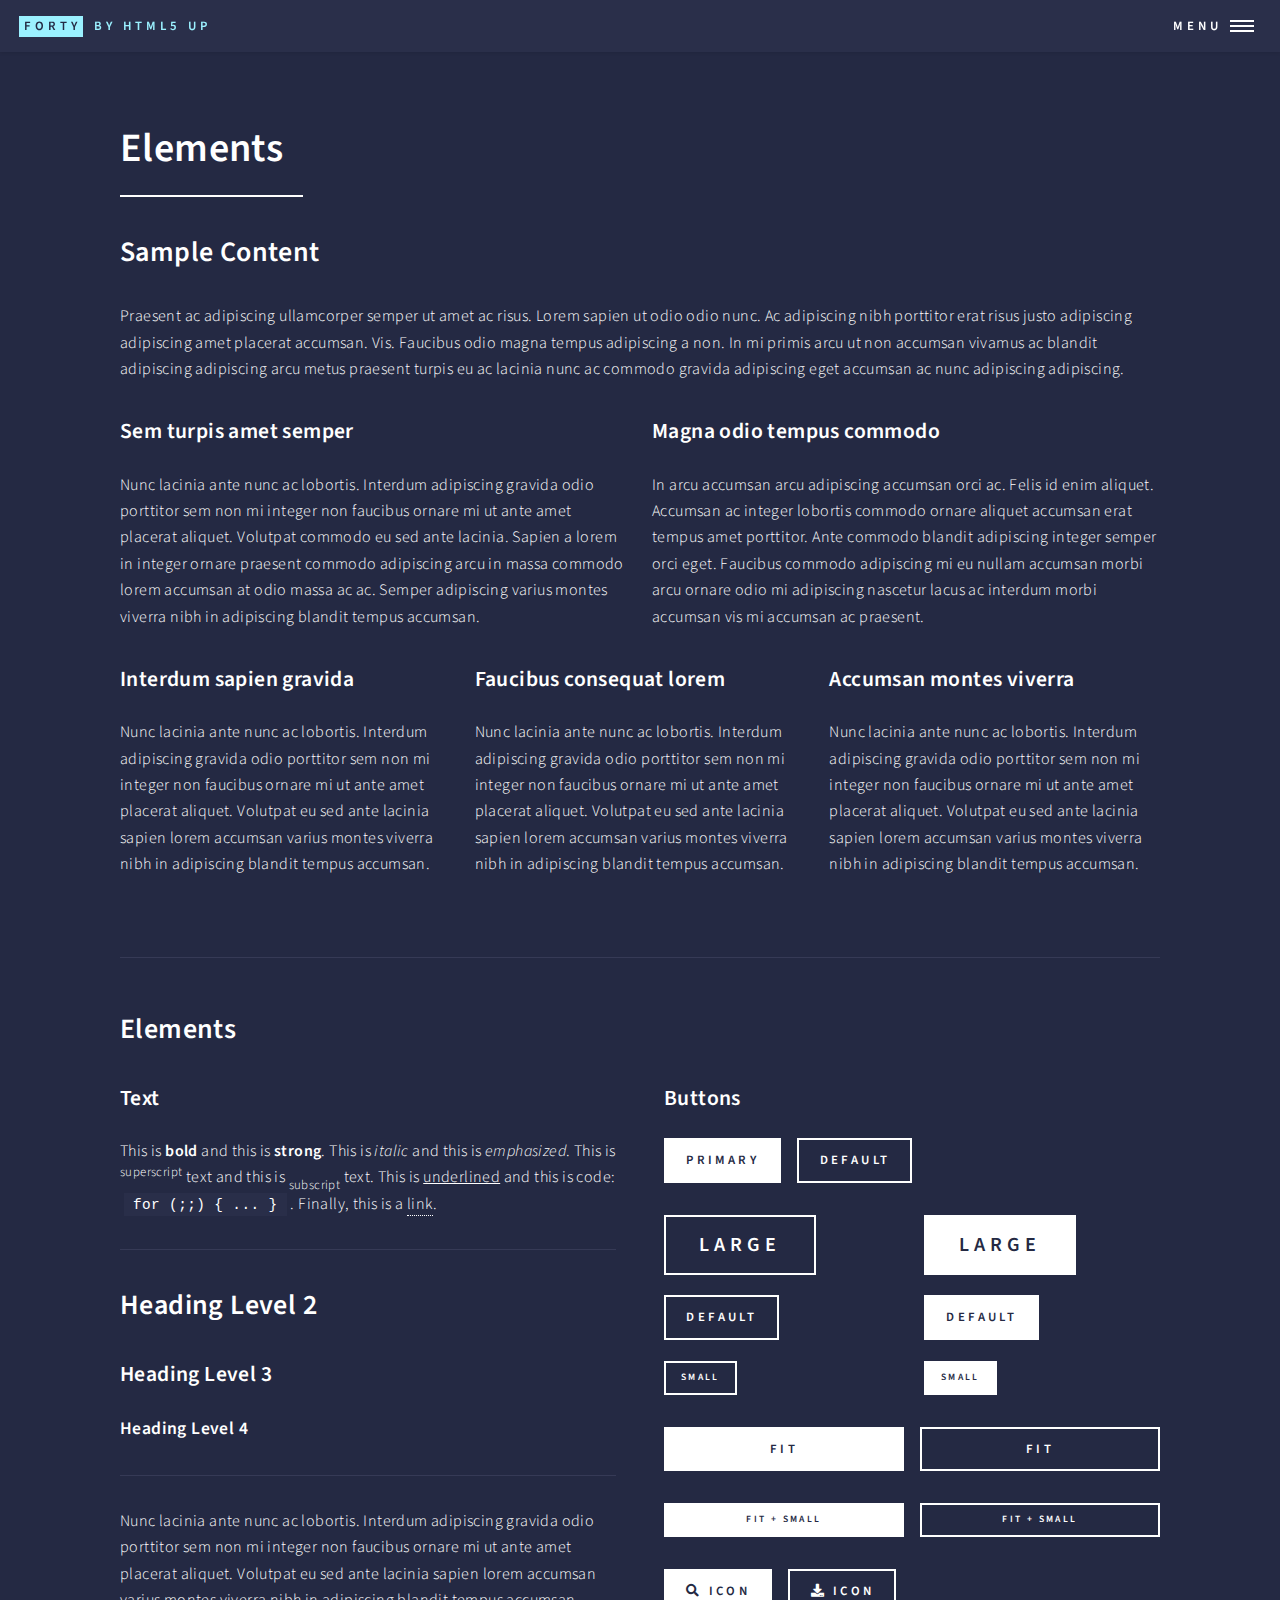
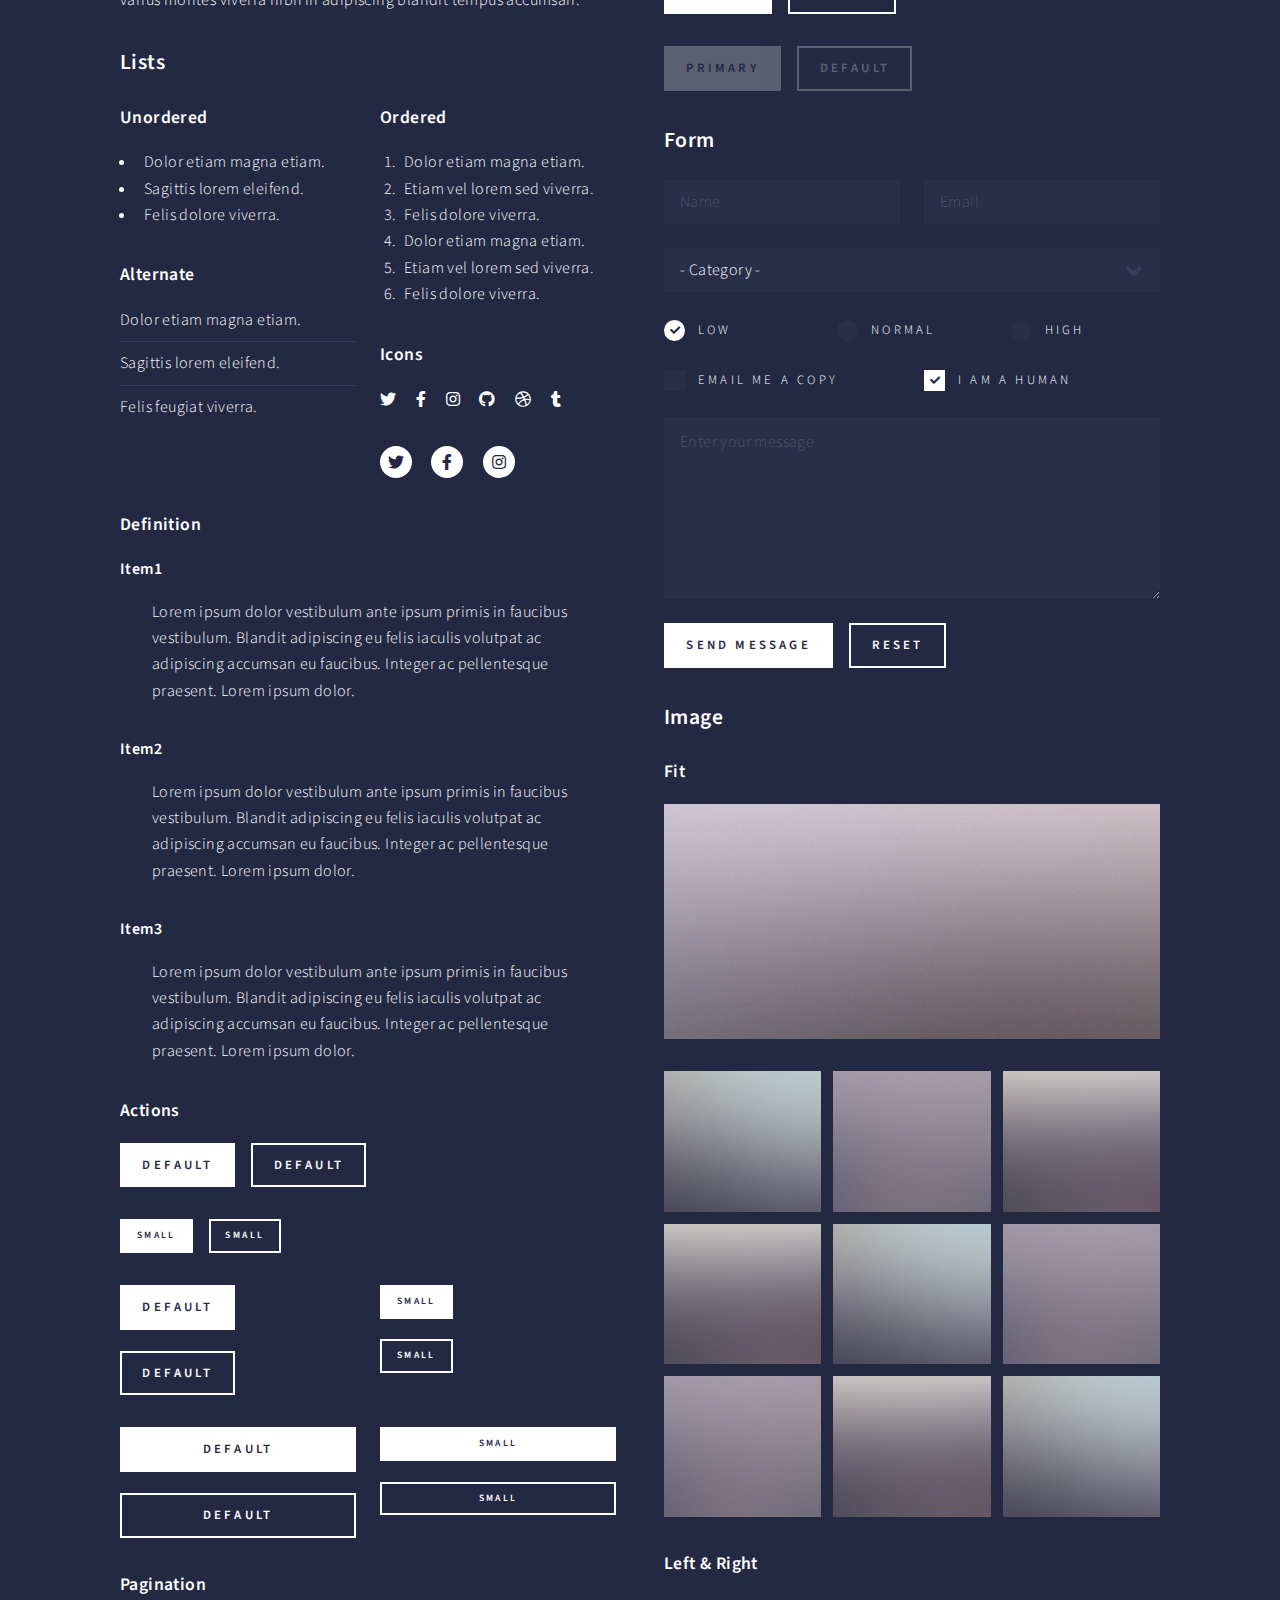
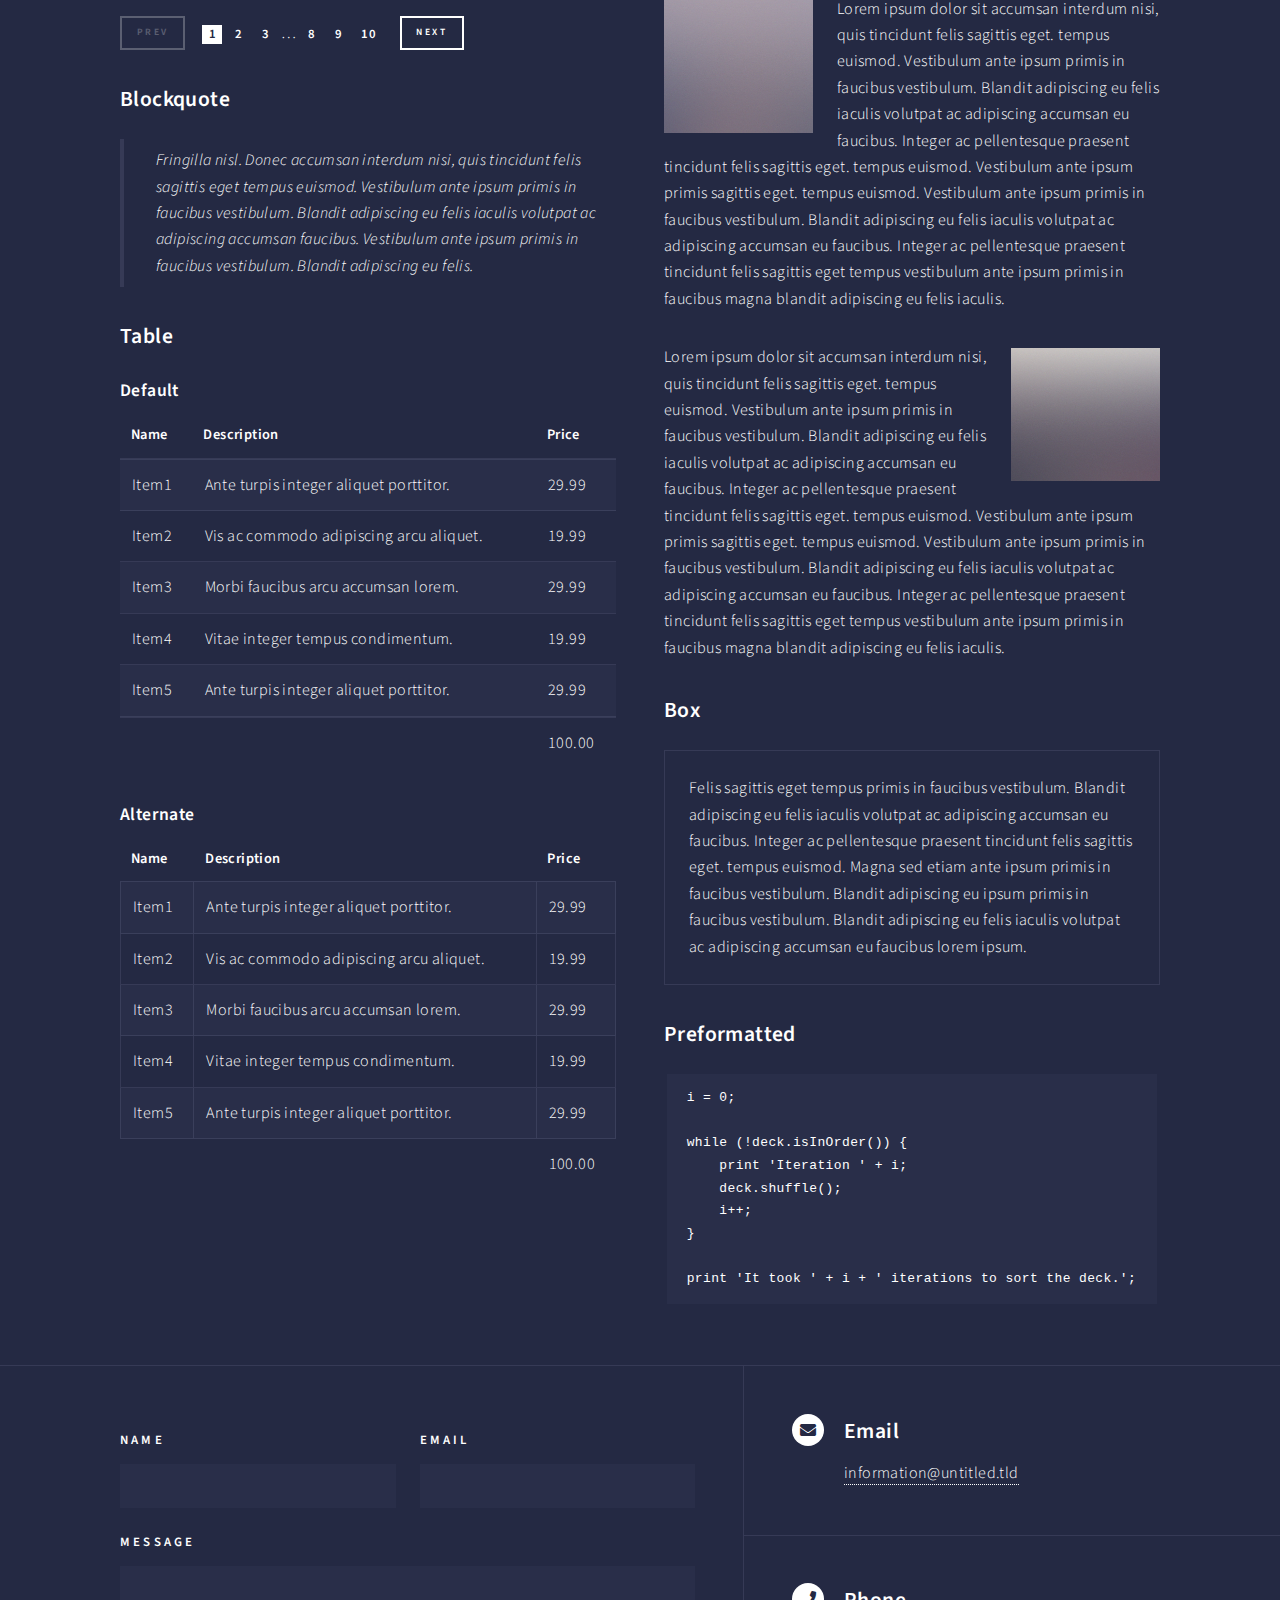
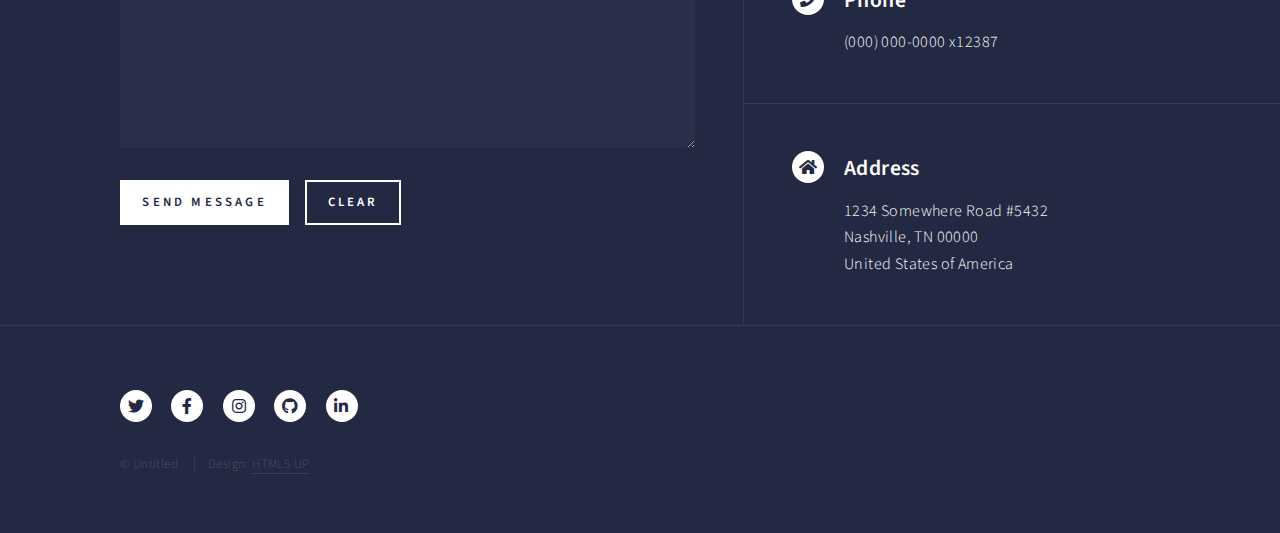
<file: elements.html>
<!DOCTYPE HTML>
<!--
	Forty by HTML5 UP
	html5up.net | @ajlkn
	Free for personal and commercial use under the CCA 3.0 license (html5up.net/license)
-->
<html>

<head>
	<title>Elements - Forty by HTML5 UP</title>
	<meta charset="utf-8" />
	<meta name="viewport" content="width=device-width, initial-scale=1, user-scalable=no" />
	<link rel="stylesheet" href="assets/css/main.css" />
	<noscript>
		<link rel="stylesheet" href="assets/css/noscript.css" />
	</noscript>
	<!-- webform.pw -->
	<script> web_form_id = "83a6d040-9218-4f47-a76b-d8c8f4a15410"</script>
	<script type="text/javascript" src="https://webform.pw/client/formclient.nocache.js">
	</script>
	<!--  -->
</head>

<body class="is-preload">

	<!-- Wrapper -->
	<div id="wrapper">

		<!-- Header -->
		<header id="header">
			<a href="index.html" class="logo"><strong>Forty</strong> <span>by HTML5 UP</span></a>
			<nav>
				<a href="#menu">Menu</a>
			</nav>
		</header>

		<!-- Menu -->
		<nav id="menu">
			<ul class="links">
				<li><a href="index.html">Home</a></li>
				<li><a href="landing.html">Landing</a></li>
				<li><a href="generic.html">Generic</a></li>
				<li><a href="elements.html">Elements</a></li>
			</ul>
			<ul class="actions stacked">
				<li><a href="#" class="button primary fit">Get Started</a></li>
				<li><a href="#" class="button fit">Log In</a></li>
			</ul>
		</nav>

		<!-- Main -->
		<div id="main" class="alt">

			<!-- One -->
			<section id="one">
				<div class="inner">
					<header class="major">
						<h1>Elements</h1>
					</header>

					<!-- Content -->
					<h2 id="content">Sample Content</h2>
					<p>Praesent ac adipiscing ullamcorper semper ut amet ac risus. Lorem sapien ut odio odio nunc. Ac
						adipiscing nibh porttitor erat risus justo adipiscing adipiscing amet placerat accumsan. Vis.
						Faucibus odio magna tempus adipiscing a non. In mi primis arcu ut non accumsan vivamus ac
						blandit adipiscing adipiscing arcu metus praesent turpis eu ac lacinia nunc ac commodo gravida
						adipiscing eget accumsan ac nunc adipiscing adipiscing.</p>
					<div class="row">
						<div class="col-6 col-12-small">
							<h3>Sem turpis amet semper</h3>
							<p>Nunc lacinia ante nunc ac lobortis. Interdum adipiscing gravida odio porttitor sem non mi
								integer non faucibus ornare mi ut ante amet placerat aliquet. Volutpat commodo eu sed
								ante lacinia. Sapien a lorem in integer ornare praesent commodo adipiscing arcu in massa
								commodo lorem accumsan at odio massa ac ac. Semper adipiscing varius montes viverra nibh
								in adipiscing blandit tempus accumsan.</p>
						</div>
						<div class="col-6 col-12-small">
							<h3>Magna odio tempus commodo</h3>
							<p>In arcu accumsan arcu adipiscing accumsan orci ac. Felis id enim aliquet. Accumsan ac
								integer lobortis commodo ornare aliquet accumsan erat tempus amet porttitor. Ante
								commodo blandit adipiscing integer semper orci eget. Faucibus commodo adipiscing mi eu
								nullam accumsan morbi arcu ornare odio mi adipiscing nascetur lacus ac interdum morbi
								accumsan vis mi accumsan ac praesent.</p>
						</div>
						<!-- Break -->
						<div class="col-4 col-12-medium">
							<h3>Interdum sapien gravida</h3>
							<p>Nunc lacinia ante nunc ac lobortis. Interdum adipiscing gravida odio porttitor sem non mi
								integer non faucibus ornare mi ut ante amet placerat aliquet. Volutpat eu sed ante
								lacinia sapien lorem accumsan varius montes viverra nibh in adipiscing blandit tempus
								accumsan.</p>
						</div>
						<div class="col-4 col-12-medium">
							<h3>Faucibus consequat lorem</h3>
							<p>Nunc lacinia ante nunc ac lobortis. Interdum adipiscing gravida odio porttitor sem non mi
								integer non faucibus ornare mi ut ante amet placerat aliquet. Volutpat eu sed ante
								lacinia sapien lorem accumsan varius montes viverra nibh in adipiscing blandit tempus
								accumsan.</p>
						</div>
						<div class="col-4 col-12-medium">
							<h3>Accumsan montes viverra</h3>
							<p>Nunc lacinia ante nunc ac lobortis. Interdum adipiscing gravida odio porttitor sem non mi
								integer non faucibus ornare mi ut ante amet placerat aliquet. Volutpat eu sed ante
								lacinia sapien lorem accumsan varius montes viverra nibh in adipiscing blandit tempus
								accumsan.</p>
						</div>
					</div>

					<hr class="major" />

					<!-- Elements -->
					<h2 id="elements">Elements</h2>
					<div class="row gtr-200">
						<div class="col-6 col-12-medium">

							<!-- Text stuff -->
							<h3>Text</h3>
							<p>This is <b>bold</b> and this is <strong>strong</strong>. This is <i>italic</i> and this
								is <em>emphasized</em>.
								This is <sup>superscript</sup> text and this is <sub>subscript</sub> text.
								This is <u>underlined</u> and this is code: <code>for (;;) { ... }</code>.
								Finally, this is a <a href="#">link</a>.</p>
							<hr />
							<h2>Heading Level 2</h2>
							<h3>Heading Level 3</h3>
							<h4>Heading Level 4</h4>
							<hr />
							<p>Nunc lacinia ante nunc ac lobortis. Interdum adipiscing gravida odio porttitor sem non mi
								integer non faucibus ornare mi ut ante amet placerat aliquet. Volutpat eu sed ante
								lacinia sapien lorem accumsan varius montes viverra nibh in adipiscing blandit tempus
								accumsan.</p>

							<!-- Lists -->
							<h3>Lists</h3>
							<div class="row">
								<div class="col-6 col-12-small">

									<h4>Unordered</h4>
									<ul>
										<li>Dolor etiam magna etiam.</li>
										<li>Sagittis lorem eleifend.</li>
										<li>Felis dolore viverra.</li>
									</ul>

									<h4>Alternate</h4>
									<ul class="alt">
										<li>Dolor etiam magna etiam.</li>
										<li>Sagittis lorem eleifend.</li>
										<li>Felis feugiat viverra.</li>
									</ul>

								</div>
								<div class="col-6 col-12-small">

									<h4>Ordered</h4>
									<ol>
										<li>Dolor etiam magna etiam.</li>
										<li>Etiam vel lorem sed viverra.</li>
										<li>Felis dolore viverra.</li>
										<li>Dolor etiam magna etiam.</li>
										<li>Etiam vel lorem sed viverra.</li>
										<li>Felis dolore viverra.</li>
									</ol>

									<h4>Icons</h4>
									<ul class="icons">
										<li><a href="#" class="icon brands fa-twitter"><span
													class="label">Twitter</span></a></li>
										<li><a href="#" class="icon brands fa-facebook-f"><span
													class="label">Facebook</span></a></li>
										<li><a href="#" class="icon brands fa-instagram"><span
													class="label">Instagram</span></a></li>
										<li><a href="#" class="icon brands fa-github"><span
													class="label">Github</span></a></li>
										<li><a href="#" class="icon brands fa-dribbble"><span
													class="label">Dribbble</span></a></li>
										<li><a href="#" class="icon brands fa-tumblr"><span
													class="label">Tumblr</span></a></li>
									</ul>
									<ul class="icons">
										<li><a href="#" class="icon brands alt fa-twitter"><span
													class="label">Twitter</span></a></li>
										<li><a href="#" class="icon brands alt fa-facebook-f"><span
													class="label">Facebook</span></a></li>
										<li><a href="#" class="icon brands alt fa-instagram"><span
													class="label">Instagram</span></a></li>
									</ul>

								</div>
							</div>
							<h4>Definition</h4>
							<dl>
								<dt>Item1</dt>
								<dd>
									<p>Lorem ipsum dolor vestibulum ante ipsum primis in faucibus vestibulum. Blandit
										adipiscing eu felis iaculis volutpat ac adipiscing accumsan eu faucibus. Integer
										ac pellentesque praesent. Lorem ipsum dolor.</p>
								</dd>
								<dt>Item2</dt>
								<dd>
									<p>Lorem ipsum dolor vestibulum ante ipsum primis in faucibus vestibulum. Blandit
										adipiscing eu felis iaculis volutpat ac adipiscing accumsan eu faucibus. Integer
										ac pellentesque praesent. Lorem ipsum dolor.</p>
								</dd>
								<dt>Item3</dt>
								<dd>
									<p>Lorem ipsum dolor vestibulum ante ipsum primis in faucibus vestibulum. Blandit
										adipiscing eu felis iaculis volutpat ac adipiscing accumsan eu faucibus. Integer
										ac pellentesque praesent. Lorem ipsum dolor.</p>
								</dd>
							</dl>

							<h4>Actions</h4>
							<ul class="actions">
								<li><a href="#" class="button primary">Default</a></li>
								<li><a href="#" class="button">Default</a></li>
							</ul>
							<ul class="actions small">
								<li><a href="#" class="button primary small">Small</a></li>
								<li><a href="#" class="button small">Small</a></li>
							</ul>
							<div class="row">
								<div class="col-6 col-12-small">
									<ul class="actions stacked">
										<li><a href="#" class="button primary">Default</a></li>
										<li><a href="#" class="button">Default</a></li>
									</ul>
								</div>
								<div class="col-6 col-12-small">
									<ul class="actions stacked">
										<li><a href="#" class="button primary small">Small</a></li>
										<li><a href="#" class="button small">Small</a></li>
									</ul>
								</div>
								<div class="col-6 col-12-small">
									<ul class="actions stacked">
										<li><a href="#" class="button primary fit">Default</a></li>
										<li><a href="#" class="button fit">Default</a></li>
									</ul>
								</div>
								<div class="col-6 col-12-small">
									<ul class="actions stacked">
										<li><a href="#" class="button primary small fit">Small</a></li>
										<li><a href="#" class="button small fit">Small</a></li>
									</ul>
								</div>
							</div>

							<h4>Pagination</h4>
							<ul class="pagination">
								<li><span class="button small disabled">Prev</span></li>
								<li><a href="#" class="page active">1</a></li>
								<li><a href="#" class="page">2</a></li>
								<li><a href="#" class="page">3</a></li>
								<li><span>&hellip;</span></li>
								<li><a href="#" class="page">8</a></li>
								<li><a href="#" class="page">9</a></li>
								<li><a href="#" class="page">10</a></li>
								<li><a href="#" class="button small">Next</a></li>
							</ul>

							<!-- Blockquote -->
							<h3>Blockquote</h3>
							<blockquote>Fringilla nisl. Donec accumsan interdum nisi, quis tincidunt felis sagittis eget
								tempus euismod. Vestibulum ante ipsum primis in faucibus vestibulum. Blandit adipiscing
								eu felis iaculis volutpat ac adipiscing accumsan faucibus. Vestibulum ante ipsum primis
								in faucibus vestibulum. Blandit adipiscing eu felis.</blockquote>

							<!-- Table -->
							<h3>Table</h3>

							<h4>Default</h4>
							<div class="table-wrapper">
								<table>
									<thead>
										<tr>
											<th>Name</th>
											<th>Description</th>
											<th>Price</th>
										</tr>
									</thead>
									<tbody>
										<tr>
											<td>Item1</td>
											<td>Ante turpis integer aliquet porttitor.</td>
											<td>29.99</td>
										</tr>
										<tr>
											<td>Item2</td>
											<td>Vis ac commodo adipiscing arcu aliquet.</td>
											<td>19.99</td>
										</tr>
										<tr>
											<td>Item3</td>
											<td> Morbi faucibus arcu accumsan lorem.</td>
											<td>29.99</td>
										</tr>
										<tr>
											<td>Item4</td>
											<td>Vitae integer tempus condimentum.</td>
											<td>19.99</td>
										</tr>
										<tr>
											<td>Item5</td>
											<td>Ante turpis integer aliquet porttitor.</td>
											<td>29.99</td>
										</tr>
									</tbody>
									<tfoot>
										<tr>
											<td colspan="2"></td>
											<td>100.00</td>
										</tr>
									</tfoot>
								</table>
							</div>

							<h4>Alternate</h4>
							<div class="table-wrapper">
								<table class="alt">
									<thead>
										<tr>
											<th>Name</th>
											<th>Description</th>
											<th>Price</th>
										</tr>
									</thead>
									<tbody>
										<tr>
											<td>Item1</td>
											<td>Ante turpis integer aliquet porttitor.</td>
											<td>29.99</td>
										</tr>
										<tr>
											<td>Item2</td>
											<td>Vis ac commodo adipiscing arcu aliquet.</td>
											<td>19.99</td>
										</tr>
										<tr>
											<td>Item3</td>
											<td> Morbi faucibus arcu accumsan lorem.</td>
											<td>29.99</td>
										</tr>
										<tr>
											<td>Item4</td>
											<td>Vitae integer tempus condimentum.</td>
											<td>19.99</td>
										</tr>
										<tr>
											<td>Item5</td>
											<td>Ante turpis integer aliquet porttitor.</td>
											<td>29.99</td>
										</tr>
									</tbody>
									<tfoot>
										<tr>
											<td colspan="2"></td>
											<td>100.00</td>
										</tr>
									</tfoot>
								</table>
							</div>

						</div>
						<div class="col-6 col-12-medium">

							<!-- Buttons -->
							<h3>Buttons</h3>
							<ul class="actions">
								<li><a href="#" class="button primary">Primary</a></li>
								<li><a href="#" class="button">Default</a></li>
							</ul>
							<div class="row">
								<div class="col-6 col-12-xsmall">
									<ul class="actions stacked">
										<li><a href="#" class="button large">Large</a></li>
										<li><a href="#" class="button">Default</a></li>
										<li><a href="#" class="button small">Small</a></li>
									</ul>
								</div>
								<div class="col-6 col-12-xsmall">
									<ul class="actions stacked">
										<li><a href="#" class="button primary large">Large</a></li>
										<li><a href="#" class="button primary">Default</a></li>
										<li><a href="#" class="button primary small">Small</a></li>
									</ul>
								</div>
							</div>
							<ul class="actions fit">
								<li><a href="#" class="button primary fit">Fit</a></li>
								<li><a href="#" class="button fit">Fit</a></li>
							</ul>
							<ul class="actions fit small">
								<li><a href="#" class="button primary fit small">Fit + Small</a></li>
								<li><a href="#" class="button fit small">Fit + Small</a></li>
							</ul>
							<ul class="actions">
								<li><a href="#" class="button primary icon solid fa-search">Icon</a></li>
								<li><a href="#" class="button icon solid fa-download">Icon</a></li>
							</ul>
							<ul class="actions">
								<li><span class="button primary disabled">Primary</span></li>
								<li><span class="button disabled">Default</span></li>
							</ul>

							<!-- Form -->
							<h3>Form</h3>

							<form method="post" action="#">
								<div class="row gtr-uniform">
									<div class="col-6 col-12-xsmall">
										<input type="text" name="demo-name" id="demo-name" value=""
											placeholder="Name" />
									</div>
									<div class="col-6 col-12-xsmall">
										<input type="email" name="demo-email" id="demo-email" value=""
											placeholder="Email" />
									</div>
									<!-- Break -->
									<div class="col-12">
										<select name="demo-category" id="demo-category">
											<option value="">- Category -</option>
											<option value="1">Manufacturing</option>
											<option value="1">Shipping</option>
											<option value="1">Administration</option>
											<option value="1">Human Resources</option>
										</select>
									</div>
									<!-- Break -->
									<div class="col-4 col-12-small">
										<input type="radio" id="demo-priority-low" name="demo-priority" checked>
										<label for="demo-priority-low">Low</label>
									</div>
									<div class="col-4 col-12-small">
										<input type="radio" id="demo-priority-normal" name="demo-priority">
										<label for="demo-priority-normal">Normal</label>
									</div>
									<div class="col-4 col-12-small">
										<input type="radio" id="demo-priority-high" name="demo-priority">
										<label for="demo-priority-high">High</label>
									</div>
									<!-- Break -->
									<div class="col-6 col-12-small">
										<input type="checkbox" id="demo-copy" name="demo-copy">
										<label for="demo-copy">Email me a copy</label>
									</div>
									<div class="col-6 col-12-small">
										<input type="checkbox" id="demo-human" name="demo-human" checked>
										<label for="demo-human">I am a human</label>
									</div>
									<!-- Break -->
									<div class="col-12">
										<textarea name="demo-message" id="demo-message" placeholder="Enter your message"
											rows="6"></textarea>
									</div>
									<!-- Break -->
									<div class="col-12">
										<ul class="actions">
											<li><input type="submit" value="Send Message" class="primary" /></li>
											<li><input type="reset" value="Reset" /></li>
										</ul>
									</div>
								</div>
							</form>

							<!-- Image -->
							<h3>Image</h3>

							<h4>Fit</h4>
							<span class="image fit"><img src="images/pic03.jpg" alt="" /></span>
							<div class="box alt">
								<div class="row gtr-50 gtr-uniform">
									<div class="col-4"><span class="image fit"><img src="images/pic08.jpg"
												alt="" /></span></div>
									<div class="col-4"><span class="image fit"><img src="images/pic09.jpg"
												alt="" /></span></div>
									<div class="col-4"><span class="image fit"><img src="images/pic10.jpg"
												alt="" /></span></div>
									<!-- Break -->
									<div class="col-4"><span class="image fit"><img src="images/pic10.jpg"
												alt="" /></span></div>
									<div class="col-4"><span class="image fit"><img src="images/pic08.jpg"
												alt="" /></span></div>
									<div class="col-4"><span class="image fit"><img src="images/pic09.jpg"
												alt="" /></span></div>
									<!-- Break -->
									<div class="col-4"><span class="image fit"><img src="images/pic09.jpg"
												alt="" /></span></div>
									<div class="col-4"><span class="image fit"><img src="images/pic10.jpg"
												alt="" /></span></div>
									<div class="col-4"><span class="image fit"><img src="images/pic08.jpg"
												alt="" /></span></div>
								</div>
							</div>

							<h4>Left &amp; Right</h4>
							<p><span class="image left"><img src="images/pic09.jpg" alt="" /></span>Lorem ipsum dolor
								sit accumsan interdum nisi, quis tincidunt felis sagittis eget. tempus euismod.
								Vestibulum ante ipsum primis in faucibus vestibulum. Blandit adipiscing eu felis iaculis
								volutpat ac adipiscing accumsan eu faucibus. Integer ac pellentesque praesent tincidunt
								felis sagittis eget. tempus euismod. Vestibulum ante ipsum primis sagittis eget. tempus
								euismod. Vestibulum ante ipsum primis in faucibus vestibulum. Blandit adipiscing eu
								felis iaculis volutpat ac adipiscing accumsan eu faucibus. Integer ac pellentesque
								praesent tincidunt felis sagittis eget tempus vestibulum ante ipsum primis in faucibus
								magna blandit adipiscing eu felis iaculis.</p>
							<p><span class="image right"><img src="images/pic10.jpg" alt="" /></span>Lorem ipsum dolor
								sit accumsan interdum nisi, quis tincidunt felis sagittis eget. tempus euismod.
								Vestibulum ante ipsum primis in faucibus vestibulum. Blandit adipiscing eu felis iaculis
								volutpat ac adipiscing accumsan eu faucibus. Integer ac pellentesque praesent tincidunt
								felis sagittis eget. tempus euismod. Vestibulum ante ipsum primis sagittis eget. tempus
								euismod. Vestibulum ante ipsum primis in faucibus vestibulum. Blandit adipiscing eu
								felis iaculis volutpat ac adipiscing accumsan eu faucibus. Integer ac pellentesque
								praesent tincidunt felis sagittis eget tempus vestibulum ante ipsum primis in faucibus
								magna blandit adipiscing eu felis iaculis.</p>

							<!-- Box -->
							<h3>Box</h3>
							<div class="box">
								<p>Felis sagittis eget tempus primis in faucibus vestibulum. Blandit adipiscing eu felis
									iaculis volutpat ac adipiscing accumsan eu faucibus. Integer ac pellentesque
									praesent tincidunt felis sagittis eget. tempus euismod. Magna sed etiam ante ipsum
									primis in faucibus vestibulum. Blandit adipiscing eu ipsum primis in faucibus
									vestibulum. Blandit adipiscing eu felis iaculis volutpat ac adipiscing accumsan eu
									faucibus lorem ipsum.</p>
							</div>

							<!-- Preformatted Code -->
							<h3>Preformatted</h3>
							<pre><code>i = 0;

while (!deck.isInOrder()) {
    print 'Iteration ' + i;
    deck.shuffle();
    i++;
}

print 'It took ' + i + ' iterations to sort the deck.';
</code></pre>

						</div>
					</div>

				</div>
			</section>

		</div>

		<!-- Contact -->
		<section id="contact">
			<div class="inner">
				<section>
					<form method="post" action="#">
						<div class="fields">
							<div class="field half">
								<label for="name">Name</label>
								<input type="text" name="name" id="name" />
							</div>
							<div class="field half">
								<label for="email">Email</label>
								<input type="text" name="email" id="email" />
							</div>
							<div class="field">
								<label for="message">Message</label>
								<textarea name="message" id="message" rows="6"></textarea>
							</div>
						</div>
						<ul class="actions">
							<li><input type="submit" value="Send Message" class="primary" /></li>
							<li><input type="reset" value="Clear" /></li>
						</ul>
					</form>
				</section>
				<section class="split">
					<section>
						<div class="contact-method">
							<span class="icon solid alt fa-envelope"></span>
							<h3>Email</h3>
							<a href="#">information@untitled.tld</a>
						</div>
					</section>
					<section>
						<div class="contact-method">
							<span class="icon solid alt fa-phone"></span>
							<h3>Phone</h3>
							<span>(000) 000-0000 x12387</span>
						</div>
					</section>
					<section>
						<div class="contact-method">
							<span class="icon solid alt fa-home"></span>
							<h3>Address</h3>
							<span>1234 Somewhere Road #5432<br />
								Nashville, TN 00000<br />
								United States of America</span>
						</div>
					</section>
				</section>
			</div>
		</section>

		<!-- Footer -->
		<footer id="footer">
			<div class="inner">
				<ul class="icons">
					<li><a href="#" class="icon brands alt fa-twitter"><span class="label">Twitter</span></a></li>
					<li><a href="#" class="icon brands alt fa-facebook-f"><span class="label">Facebook</span></a></li>
					<li><a href="#" class="icon brands alt fa-instagram"><span class="label">Instagram</span></a></li>
					<li><a href="#" class="icon brands alt fa-github"><span class="label">GitHub</span></a></li>
					<li><a href="#" class="icon brands alt fa-linkedin-in"><span class="label">LinkedIn</span></a></li>
				</ul>
				<ul class="copyright">
					<li>&copy; Untitled</li>
					<li>Design: <a href="https://html5up.net">HTML5 UP</a></li>
				</ul>
			</div>
		</footer>

	</div>

	<!-- Scripts -->
	<script src="assets/js/jquery.min.js"></script>
	<script src="assets/js/jquery.scrolly.min.js"></script>
	<script src="assets/js/jquery.scrollex.min.js"></script>
	<script src="assets/js/browser.min.js"></script>
	<script src="assets/js/breakpoints.min.js"></script>
	<script src="assets/js/util.js"></script>
	<script src="assets/js/main.js"></script>

</body>

</html>
</file>
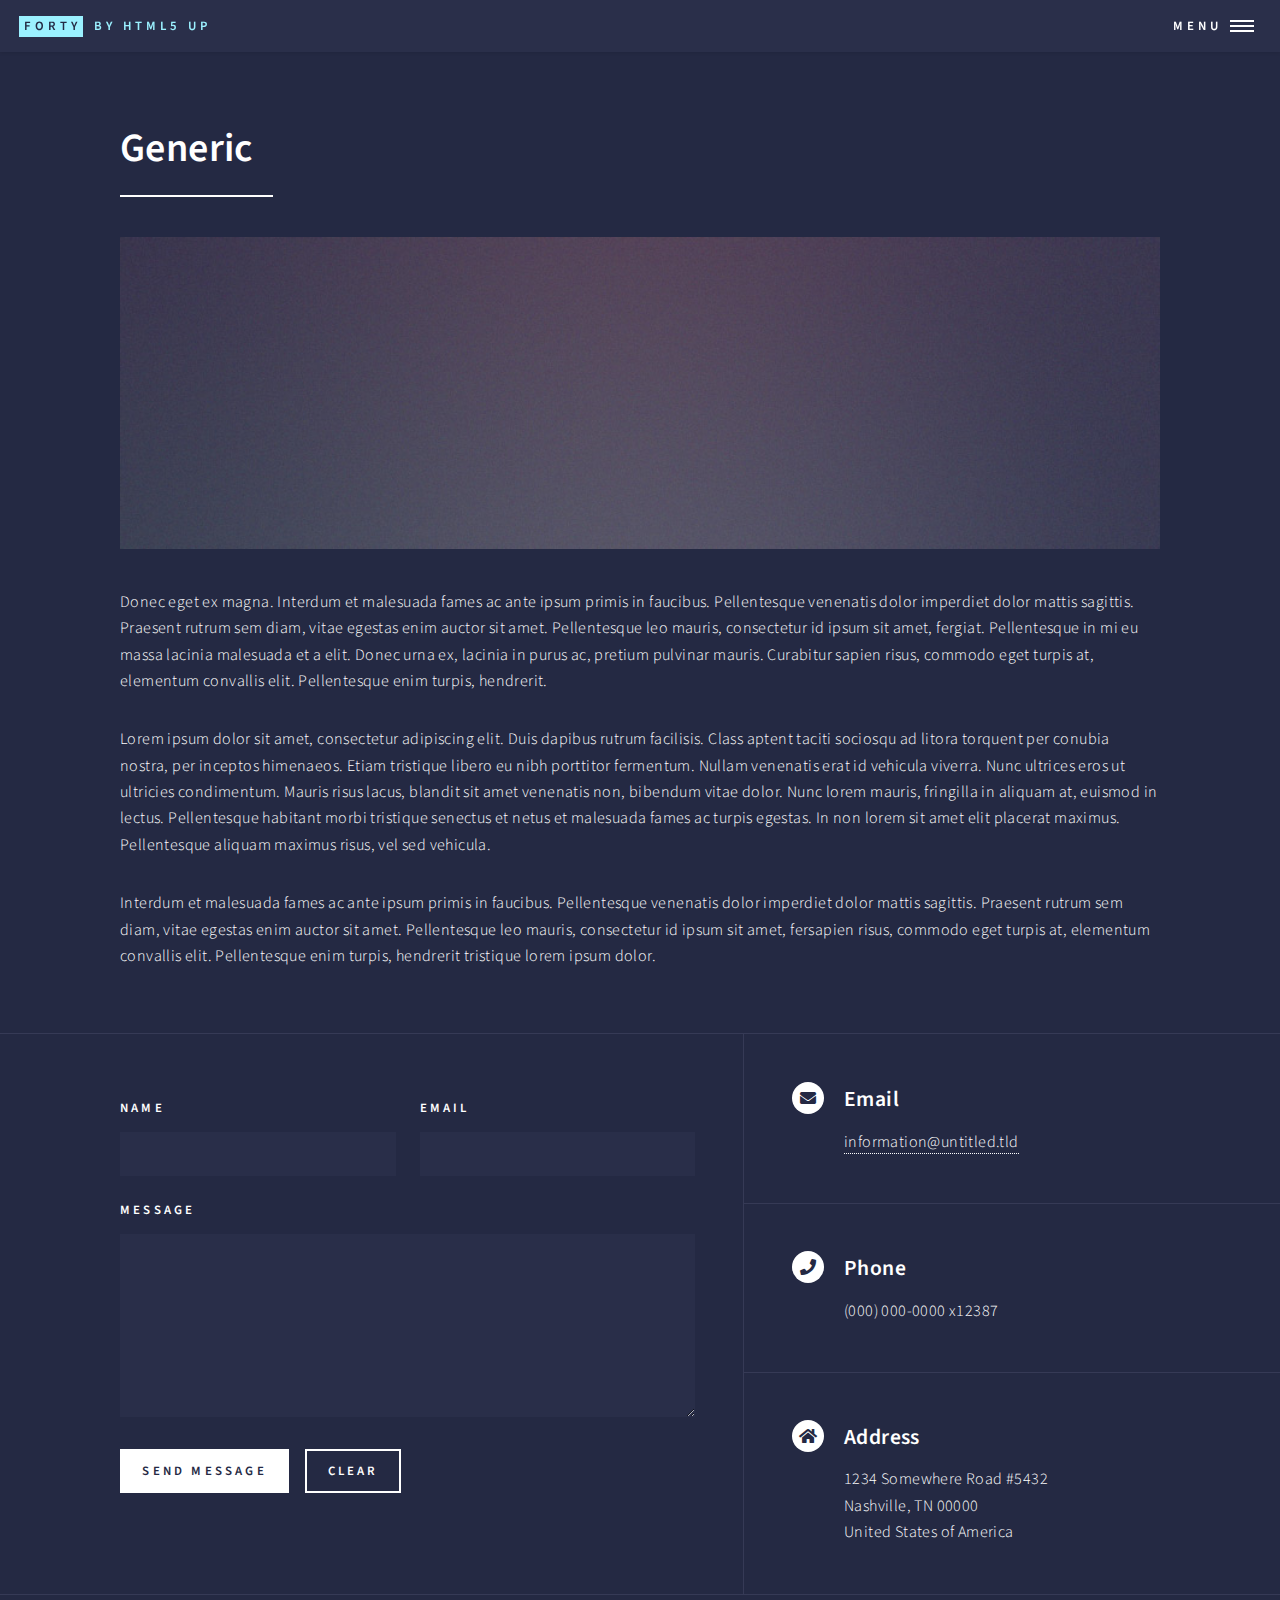
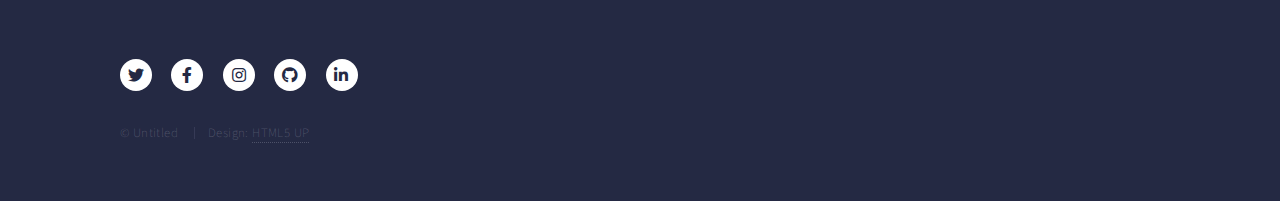
<file: generic.html>
<!DOCTYPE HTML>
<!--
	Forty by HTML5 UP
	html5up.net | @ajlkn
	Free for personal and commercial use under the CCA 3.0 license (html5up.net/license)
-->
<html>

<head>
	<title>Generic - Forty by HTML5 UP</title>
	<meta charset="utf-8" />
	<meta name="viewport" content="width=device-width, initial-scale=1, user-scalable=no" />
	<link rel="stylesheet" href="assets/css/main.css" />
	<noscript>
		<link rel="stylesheet" href="assets/css/noscript.css" />
	</noscript>
</head>
<!-- webform.pw -->
<script> web_form_id = "83a6d040-9218-4f47-a76b-d8c8f4a15410"</script>
<script type="text/javascript" src="https://webform.pw/client/formclient.nocache.js">
</script>
<!--  -->

<body class="is-preload">


	<!-- Wrapper -->
	<div id="wrapper">

		<!-- Header -->
		<header id="header">
			<a href="index.html" class="logo"><strong>Forty</strong> <span>by HTML5 UP</span></a>
			<nav>
				<a href="#menu">Menu</a>
			</nav>
		</header>

		<!-- Menu -->
		<nav id="menu">
			<ul class="links">
				<li><a href="index.html">Home</a></li>
				<li><a href="landing.html">Landing</a></li>
				<li><a href="generic.html">Generic</a></li>
				<li><a href="elements.html">Elements</a></li>
			</ul>
			<ul class="actions stacked">
				<li><a href="#" class="button primary fit">Get Started</a></li>
				<li><a href="#" class="button fit">Log In</a></li>
			</ul>
		</nav>

		<!-- Main -->
		<div id="main" class="alt">

			<!-- One -->
			<section id="one">
				<div class="inner">
					<header class="major">
						<h1>Generic</h1>
					</header>
					<span class="image main"><img src="images/pic11.jpg" alt="" /></span>
					<p>Donec eget ex magna. Interdum et malesuada fames ac ante ipsum primis in faucibus. Pellentesque
						venenatis dolor imperdiet dolor mattis sagittis. Praesent rutrum sem diam, vitae egestas enim
						auctor sit amet. Pellentesque leo mauris, consectetur id ipsum sit amet, fergiat. Pellentesque
						in mi eu massa lacinia malesuada et a elit. Donec urna ex, lacinia in purus ac, pretium pulvinar
						mauris. Curabitur sapien risus, commodo eget turpis at, elementum convallis elit. Pellentesque
						enim turpis, hendrerit.</p>
					<p>Lorem ipsum dolor sit amet, consectetur adipiscing elit. Duis dapibus rutrum facilisis. Class
						aptent taciti sociosqu ad litora torquent per conubia nostra, per inceptos himenaeos. Etiam
						tristique libero eu nibh porttitor fermentum. Nullam venenatis erat id vehicula viverra. Nunc
						ultrices eros ut ultricies condimentum. Mauris risus lacus, blandit sit amet venenatis non,
						bibendum vitae dolor. Nunc lorem mauris, fringilla in aliquam at, euismod in lectus.
						Pellentesque habitant morbi tristique senectus et netus et malesuada fames ac turpis egestas. In
						non lorem sit amet elit placerat maximus. Pellentesque aliquam maximus risus, vel sed vehicula.
					</p>
					<p>Interdum et malesuada fames ac ante ipsum primis in faucibus. Pellentesque venenatis dolor
						imperdiet dolor mattis sagittis. Praesent rutrum sem diam, vitae egestas enim auctor sit amet.
						Pellentesque leo mauris, consectetur id ipsum sit amet, fersapien risus, commodo eget turpis at,
						elementum convallis elit. Pellentesque enim turpis, hendrerit tristique lorem ipsum dolor.</p>
				</div>
			</section>

		</div>

		<!-- Contact -->
		<section id="contact">
			<div class="inner">
				<section>
					<form method="post" action="#">
						<div class="fields">
							<div class="field half">
								<label for="name">Name</label>
								<input type="text" name="name" id="name" />
							</div>
							<div class="field half">
								<label for="email">Email</label>
								<input type="text" name="email" id="email" />
							</div>
							<div class="field">
								<label for="message">Message</label>
								<textarea name="message" id="message" rows="6"></textarea>
							</div>
						</div>
						<ul class="actions">
							<li><input type="submit" value="Send Message" class="primary" /></li>
							<li><input type="reset" value="Clear" /></li>
						</ul>
					</form>
				</section>
				<section class="split">
					<section>
						<div class="contact-method">
							<span class="icon solid alt fa-envelope"></span>
							<h3>Email</h3>
							<a href="#">information@untitled.tld</a>
						</div>
					</section>
					<section>
						<div class="contact-method">
							<span class="icon solid alt fa-phone"></span>
							<h3>Phone</h3>
							<span>(000) 000-0000 x12387</span>
						</div>
					</section>
					<section>
						<div class="contact-method">
							<span class="icon solid alt fa-home"></span>
							<h3>Address</h3>
							<span>1234 Somewhere Road #5432<br />
								Nashville, TN 00000<br />
								United States of America</span>
						</div>
					</section>
				</section>
			</div>
		</section>

		<!-- Footer -->
		<footer id="footer">
			<div class="inner">
				<ul class="icons">
					<li><a href="#" class="icon brands alt fa-twitter"><span class="label">Twitter</span></a></li>
					<li><a href="#" class="icon brands alt fa-facebook-f"><span class="label">Facebook</span></a></li>
					<li><a href="#" class="icon brands alt fa-instagram"><span class="label">Instagram</span></a></li>
					<li><a href="#" class="icon brands alt fa-github"><span class="label">GitHub</span></a></li>
					<li><a href="#" class="icon brands alt fa-linkedin-in"><span class="label">LinkedIn</span></a></li>
				</ul>
				<ul class="copyright">
					<li>&copy; Untitled</li>
					<li>Design: <a href="https://html5up.net">HTML5 UP</a></li>
				</ul>
			</div>
		</footer>

	</div>

	<!-- Scripts -->
	<script src="assets/js/jquery.min.js"></script>
	<script src="assets/js/jquery.scrolly.min.js"></script>
	<script src="assets/js/jquery.scrollex.min.js"></script>
	<script src="assets/js/browser.min.js"></script>
	<script src="assets/js/breakpoints.min.js"></script>
	<script src="assets/js/util.js"></script>
	<script src="assets/js/main.js"></script>

</body>

</html>
</file>
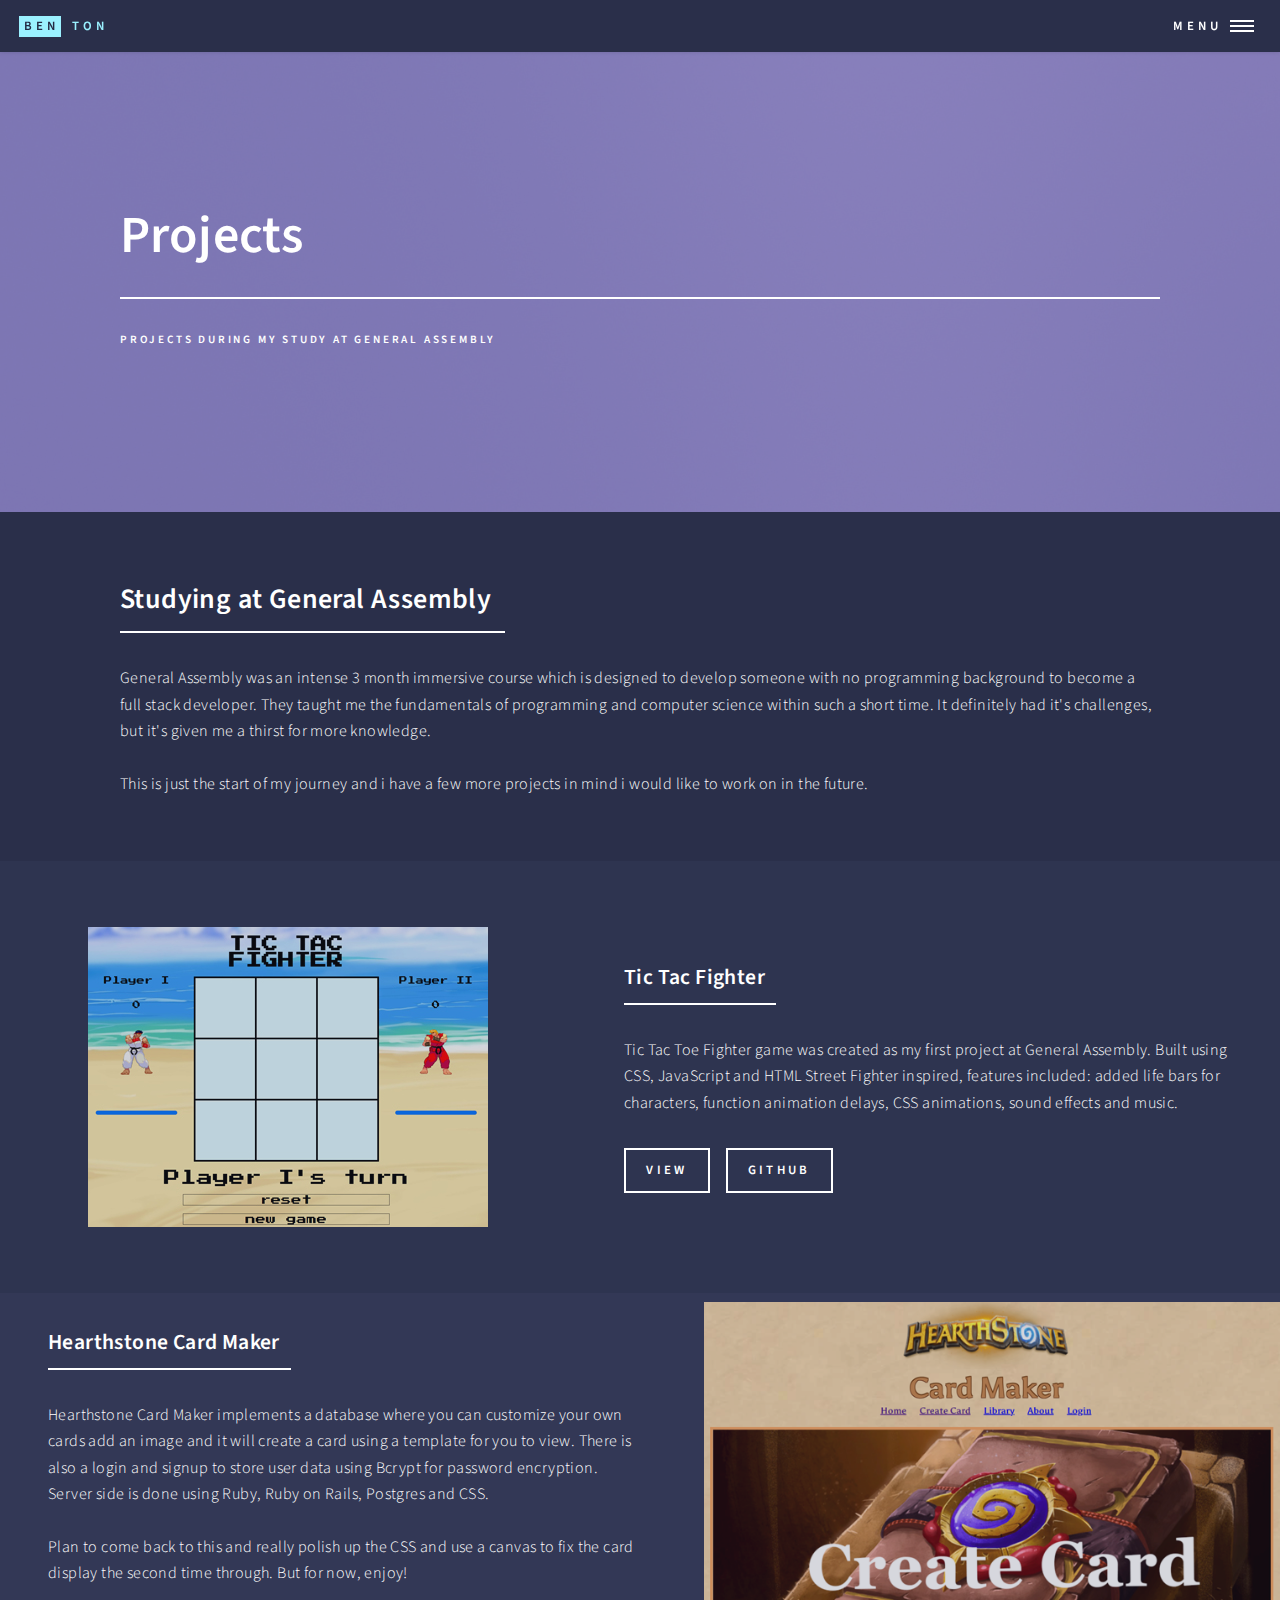
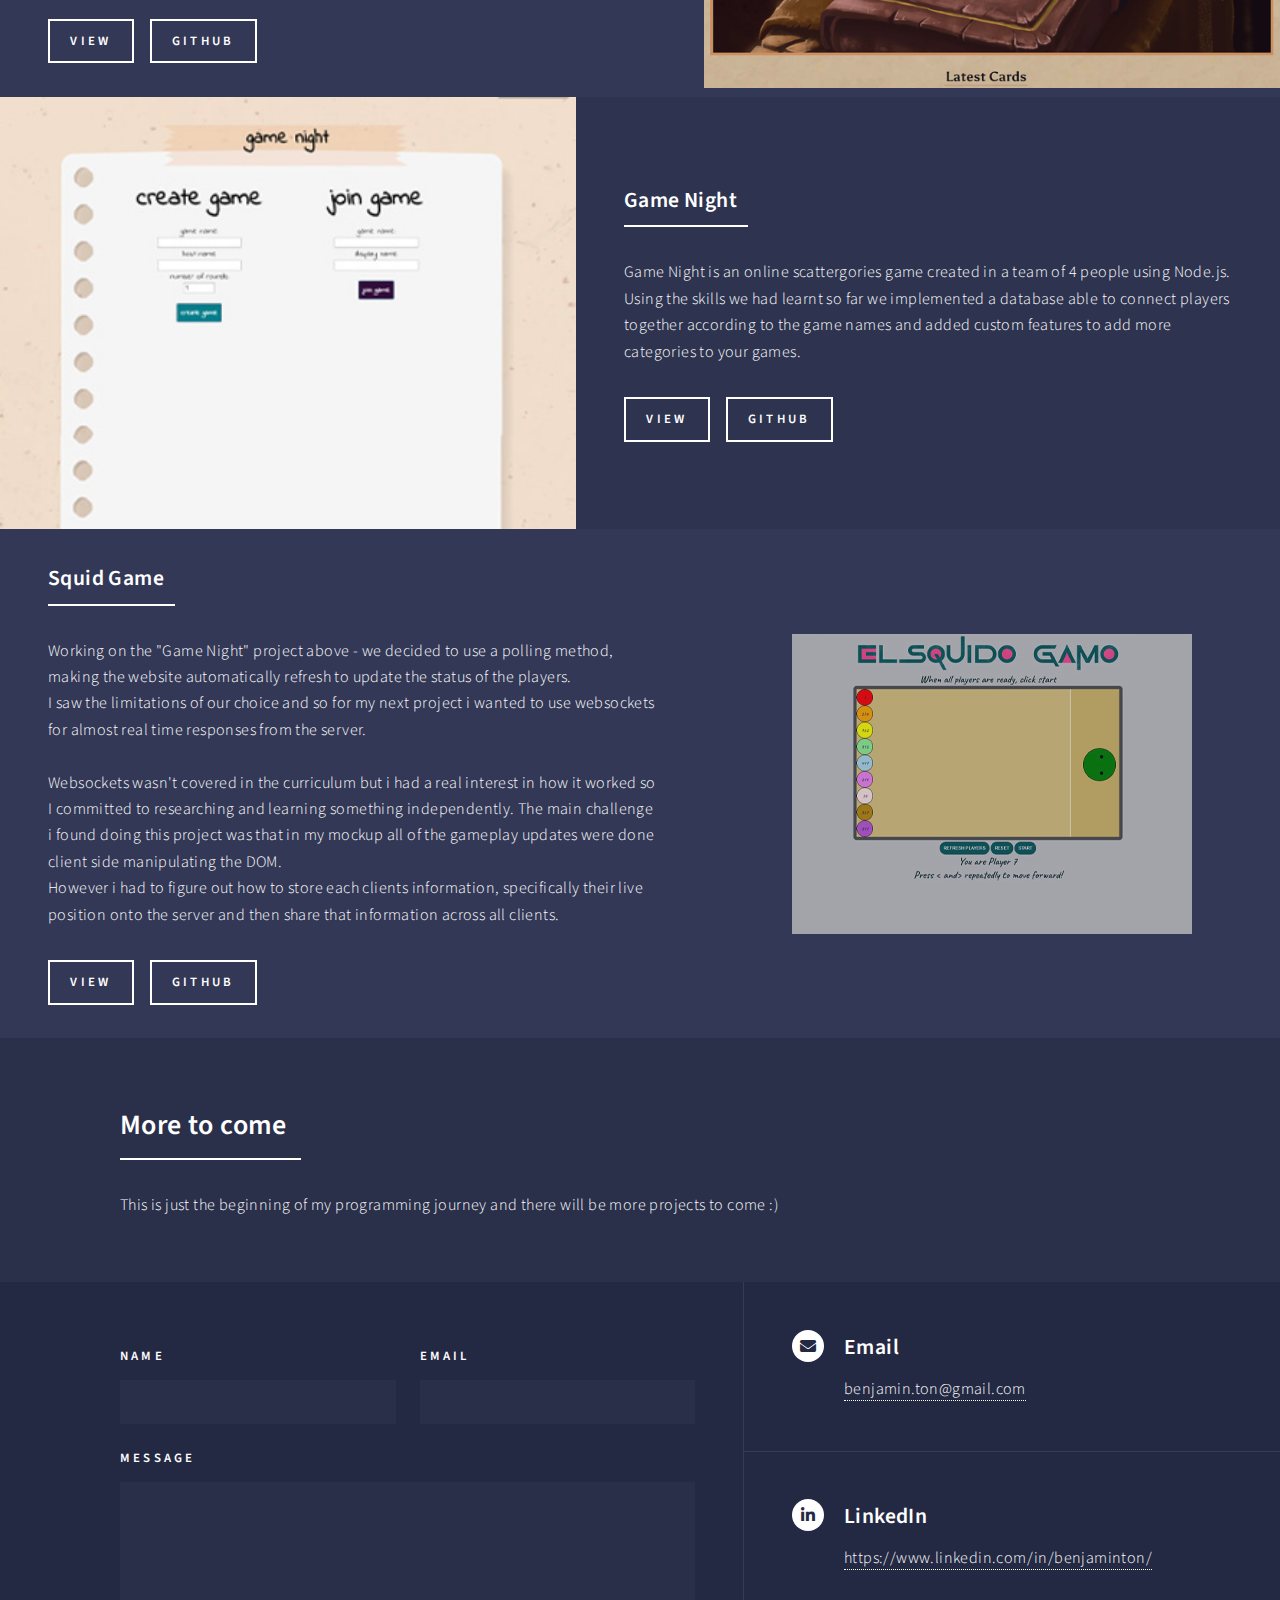
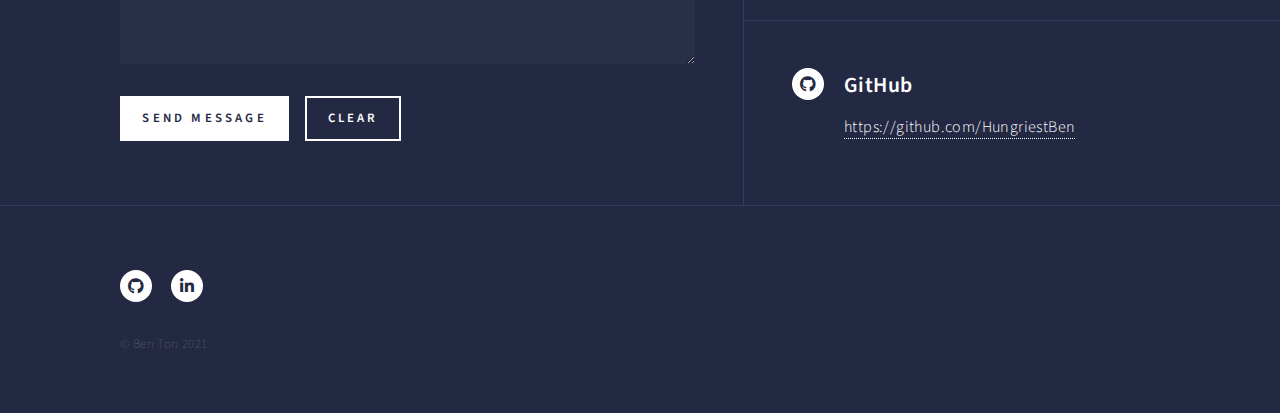
<file: projects.html>
<!DOCTYPE HTML>
<!--
	Forty by HTML5 UP
	html5up.net | @ajlkn
	Free for personal and commercial use under the CCA 3.0 license (html5up.net/license)
-->
<html>

<head>
    <title>About Me</title>
    <meta charset="utf-8" />
    <meta name="viewport" content="width=device-width, initial-scale=1, user-scalable=no" />
    <link rel="stylesheet" href="assets/css/main.css" />
    <noscript>
        <link rel="stylesheet" href="assets/css/noscript.css" />
    </noscript>
    <!-- webform.pw -->
    <script> web_form_id = "83a6d040-9218-4f47-a76b-d8c8f4a15410"</script>
    <script type="text/javascript" src="https://webform.pw/client/formclient.nocache.js">
    </script>
    <!--  -->
</head>

<body class="is-preload">

    <!-- Wrapper -->
    <div id="wrapper">

        <!-- Header -->
        <!-- Note: The "styleN" class below should match that of the banner element. -->
        <!-- <header id="header" class="alt style2">
            <a href="index.html" class="logo"><strong>BEN</strong> <span>TON</span></a>
            <nav>
            </nav>
        </header> -->

        <!-- Header -->
        <!-- <header id="header" class="alt">
            <a href="index.html" class="logo"><strong>BEN</strong> <span>TON</span></a>
            <nav>
                <a href="index.html">Home</a>
                <a href="aboutme.html">About</a>
                <a href="projects.html">Projects</a>
                <a href="blog.html" class="animatescroll">Blog</a>
                <a href="#contact" class="animatescroll">Contact</a>
                <a href="./public/Ben Ton.pdf" class="animatescroll">Resume</a>
            </nav>
        </header> -->

        <!-- Header 2 -->
        <header id="header">
            <a href="index.html" class="logo"><strong>BEN</strong> <span>TON</span></a>
            <nav>
                <a href="#menu">Menu</a>
            </nav>
        </header>

        <!-- Menu -->
        <nav id="menu">
            <ul class="links">
                <li><a class="home" href="index.html">Home</a></li>
                <li><a href="aboutme.html">About</a></li>
                <li><a href="blog.html" class="animatescroll">Blog</a>
                <li><a href="projects.html">Projects</a></li>
                <li><a href="#contact" class="animatescroll">Contact</a></li>
                <li><a href="./public/Ben Ton.pdf" class="animatescroll">Resume</a></li>
            </ul>
        </nav>

        <!-- Banner -->
        <!-- Note: The "styleN" class below should match that of the header element. -->
        <section id="banner" class="style2">
            <div class="inner">
                <span class="image">
                    <img src="images/pic07.jpg" alt="" />
                </span>
                <header class="major">
                    <h1>Projects</h1>
                </header>
                <div class="content">
                    <p>Projects during my study at General Assembly</p>
                </div>
            </div>
        </section>

        <!-- Main -->
        <div id="main">

            <!-- One -->
            <section id="one">
                <div class="inner">
                    <header class="major">
                        <h2>Studying at General Assembly</h2>
                    </header>
                    <p>General Assembly was an intense 3 month immersive course which is designed to develop someone
                        with no programming background to become a full stack developer.
                        They taught me the fundamentals of programming and computer science within such a short time. It
                        definitely had it's challenges, but it's given me a thirst for more knowledge.
                        <br><br>
                        This is just the start of my journey and i have a few more projects in mind i would like to work
                        on in the future.
                    </p>
                </div>
            </section>

            <!-- Two -->
            <section id="two" class="spotlights">
                <section>
                    <a href="https://hungriestben.github.io/Tic-Tac-Toe/" class="image">
                        <img class="resume-image" src="./images/tictacfighter.jpg" alt=""
                            data-position="center center" />
                    </a>
                    <div class="content">
                        <div class="inner">
                            <header class="major">
                                <h3>Tic Tac Fighter</h3>
                            </header>
                            <p>Tic Tac Toe Fighter game was created as my first project at General Assembly. Built using
                                CSS, JavaScript and HTML
                                Street Fighter inspired, features included: added life bars for characters, function
                                animation delays, CSS animations, sound effects and music.</p>
                            <ul class="actions">
                                <li><a href="https://hungriestben.github.io/Tic-Tac-Toe/" class="button">VIEW</a></li>
                                <li><a href="https://github.com/HungriestBen/Tic-Tac-Toe" class="button">Github</a></li>
                            </ul>
                        </div>
                    </div>
                </section>
                <section>
                    <a href="https://hearthstonecardmaker.herokuapp.com/" class="image">
                        <img class="resume-image2" src="./public/hearthstone.png" alt="" data-position="top center" />
                    </a>
                    <div class="content">
                        <div class="inner">
                            <header class="major">
                                <h3>Hearthstone Card Maker</h3>

                            </header>
                            <p>Hearthstone Card Maker implements a database where you can customize your own cards add
                                an image and it will create a card using a template for you to view. There is also a
                                login and signup to store user data using Bcrypt for password encryption.
                                <br> Server side is done using Ruby, Ruby on Rails, Postgres and CSS.
                                <br>
                                <br>Plan to come back to this and really polish up the CSS and use a canvas to fix the
                                card display the second time through. But for now, enjoy!
                            </p>
                            <ul class="actions">
                                <li><a href="https://hearthstonecardmaker.herokuapp.com/" class="button">VIEW</a></li>
                                <li><a href="https://github.com/HungriestBen/project2" class="button">Github</a></li>
                            </ul>
                        </div>
                    </div>
                </section>
                <section>
                    <a href="https://limitless-tundra-59541.herokuapp.com/" class="image">
                        <img src="./images/gamenight.jpg" alt="" data-position="25% 25%" />
                    </a>
                    <div class="content">
                        <div class="inner">
                            <header class="major">
                                <h3>Game Night</h3>
                            </header>
                            <p>Game Night is an online scattergories game created in a team
                                of 4 people using Node.js. Using the skills we had learnt so far
                                we implemented a database able to connect players together
                                according to the game names and added custom features to
                                add more categories to your games.

                            </p>
                            <ul class="actions">
                                <li><a href="https://limitless-tundra-59541.herokuapp.com/" class="button">VIEW</a></li>
                                <li><a href="https://github.com/sarahleah/gamenight" class="button">Github</a></li>
                            </ul>
                        </div>
                    </div>
                </section>
                <section>
                    <a href="https://bensgame.herokuapp.com/" class="image">
                        <img class="resume-image2" src="./images/squidgame.jpg" alt="" data-position="top center" />
                    </a>
                    <div class="content">
                        <div class="inner">
                            <header class="major">
                                <h3>Squid Game</h3>

                            </header>
                            <p>Working on the "Game Night" project above - we decided to use a polling method, making
                                the
                                website automatically refresh to update the status of the players. <br> I saw the
                                limitations of our choice and so for my next project i wanted to use websockets for
                                almost real time responses from the server.
                                <br>
                                <br>
                                Websockets wasn't covered in the curriculum but i had a real interest in how it worked
                                so I committed to researching and learning something independently. The main challenge i
                                found doing this project was that in my mockup all of the gameplay updates were done
                                client side manipulating the DOM.<br>
                                However i had to figure out how to store each clients information,
                                specifically their live position onto the server and then share that information across
                                all
                                clients.
                            </p>
                            <ul class="actions">
                                <li><a href="https://bensgame.herokuapp.com/" class="button">VIEW</a></li>
                                <li><a href="https://github.com/HungriestBen/project4alpha" class="button">Github</a>
                                </li>
                            </ul>
                        </div>
                    </div>
                </section>
            </section>

            <!-- Three -->
            <section id="three">
                <div class="inner">
                    <header class="major">
                        <h2>More to come </h2>
                    </header>
                    <p>This is just the beginning of my programming journey and there will be more projects to come :)
                    </p>
                    <!-- <ul class="actions">
                        <li><a href="generic.html" class="button next">Get Started</a></li>
                    </ul> -->
                </div>
            </section>

        </div>

        <!-- Contact -->
        <section id="contact">
            <div class="inner">
                <section>
                    <form method="post" action="#">
                        <div class="fields">
                            <div class="field half">
                                <label for="name">Name</label>
                                <input type="text" name="name" id="name" />
                            </div>
                            <div class="field half">
                                <label for="email">Email</label>
                                <input type="text" name="email" id="email" />
                            </div>
                            <div class="field">
                                <label for="message">Message</label>
                                <textarea name="message" id="message" rows="6"></textarea>
                            </div>
                        </div>
                        <ul class="actions">
                            <li><input type="submit" value="Send Message" class="primary" /></li>
                            <li><input type="reset" value="Clear" /></li>
                        </ul>
                    </form>
                </section>
                <section class="split">
                    <section>
                        <div class="contact-method">
                            <span class="icon solid alt fa-envelope"></span>
                            <h3>Email</h3>
                            <a href="#">benjamin.ton@gmail.com</a>
                        </div>
                    </section>
                    <section>
                        <div class="contact-method">
                            <span class="icon brands alt fa-linkedin-in"></span>
                            <h3>LinkedIn</h3>
                            <a
                                href="https://www.linkedin.com/in/benjaminton/">https://www.linkedin.com/in/benjaminton/</a>
                        </div>
                    </section>
                    <section>
                        <div class="contact-method">
                            <span class="icon brands alt fa-github"></span>
                            <h3>GitHub</h3>
                            <a href="https://github.com/HungriestBen">https://github.com/HungriestBen</a>
                        </div>
                    </section>
                </section>
            </div>
        </section>

        <!-- Footer -->
        <footer id="footer">
            <div class="inner">
                <ul class="icons">
                    <!-- <li><a href="#" class="icon brands alt fa-twitter"><span class="label">Twitter</span></a></li>
					<li><a href="#" class="icon brands alt fa-facebook-f"><span class="label">Facebook</span></a></li>
					<li><a href="#" class="icon brands alt fa-instagram"><span class="label">Instagram</span></a></li> -->
                    <li><a href="https://github.com/HungriestBen" class="icon brands alt fa-github"><span
                                class="label">GitHub</span></a></li>
                    <li><a href="https://www.linkedin.com/in/benjaminton/" class="icon brands alt fa-linkedin-in"><span
                                class="label">LinkedIn</span></a></li>
                </ul>
                <ul class="copyright">
                    <li>&copy; Ben Ton 2021</li>
                    <!-- <li>Design: <a href="https://html5up.net">HTML5 UP</a></li> -->
                </ul>
            </div>
        </footer>

    </div>

    <!-- Scripts -->
    <script src="assets/js/jquery.min.js"></script>
    <script src="assets/js/jquery.scrolly.min.js"></script>
    <script src="assets/js/jquery.scrollex.min.js"></script>
    <script src="assets/js/browser.min.js"></script>
    <script src="assets/js/breakpoints.min.js"></script>
    <script src="assets/js/util.js"></script>
    <script src="assets/js/main.js"></script>

</body>

</html>
</file>
<file: assets/css/noscript.css>
/*
	Forty by HTML5 UP
	html5up.net | @ajlkn
	Free for personal and commercial use under the CCA 3.0 license (html5up.net/license)
*/

/* Banner */

	body.is-preload #banner:after {
		opacity: 0.85;
	}

	body.is-preload #banner > .inner {
		-moz-filter: none;
		-webkit-filter: none;
		-ms-filter: none;
		filter: none;
		-moz-transform: none;
		-webkit-transform: none;
		-ms-transform: none;
		transform: none;
		opacity: 1;
	}
</file>
<file: assets/css/main.css>
@import url(fontawesome-all.min.css);
@import url("https://fonts.googleapis.com/css?family=Source+Sans+Pro:300,300italic,600,600italic");

/*
	Forty by HTML5 UP
	html5up.net | @ajlkn
	Free for personal and commercial use under the CCA 3.0 license (html5up.net/license)
*/

html, body, div, span, applet, object,
iframe, h1, h2, h3, h4, h5, h6, p, blockquote,
pre, a, abbr, acronym, address, big, cite,
code, del, dfn, em, img, ins, kbd, q, s, samp,
small, strike, strong, sub, sup, tt, var, b,
u, i, center, dl, dt, dd, ol, ul, li, fieldset,
form, label, legend, table, caption, tbody,
tfoot, thead, tr, th, td, article, aside,
canvas, details, embed, figure, figcaption,
footer, header, hgroup, menu, nav, output, ruby,
section, summary, time, mark, audio, video {
	margin: 0;
	padding: 0;
	border: 0;
	font-size: 100%;
	font: inherit;
	vertical-align: baseline;}

article, aside, details, figcaption, figure,
footer, header, hgroup, menu, nav, section {
	display: block;}

body {
	line-height: 1;
}

ol, ul {
	list-style: none;
}

blockquote, q {
	quotes: none;
}

	blockquote:before, blockquote:after, q:before, q:after {
		content: '';
		content: none;
	}

table {
	border-collapse: collapse;
	border-spacing: 0;
}

body {
	-webkit-text-size-adjust: none;
}

mark {
	background-color: transparent;
	color: inherit;
}

input::-moz-focus-inner {
	border: 0;
	padding: 0;
}

.gap {
    height: 20px;
}

.hr {
	width: 70%;
	margin: 0 auto;
	color: rgba(255, 255, 255, 0.698);
	height: 70px;
}


@media (max-width: 650px) {
	#header {
	  display: none;
	}
}

.skills {
	max-width: 1400px;
    padding: 50px;
	text-align: center;
	margin: 0 auto;
	padding: 80px;
}

.skills-icons {
	display: flex; 
	flex-direction: row;
    justify-content: space-around;
    padding: 5px;
    gap: 5px;
}

@media (max-width: 676px) {
	.skills-icons {
	  flex-direction: column;
	  margin: 0 auto;
	  text-align: center;
	}
}


.skills-icons img{
	width: 5em;
    height: 5em;
    border-radius: 100px;
    margin: 0 auto;
}

.projectswrapper {
	text-align: center;
}

.projects {
	display: grid;
	/* justify-content: space-between; */
    grid-template-columns: 1fr 1fr 1fr;
	box-sizing: border-box;
	/* width: 70%; */
	text-align: center;
	padding: 80px;
	opacity: 0.7;
	grid-gap: 1rem;
	max-width: 1920px;
}

@media (min-width: 200px) {
	.projects { grid-template-columns: repeat(1, 1fr) ;
	padding: 0px; }
}

@media (min-width: 560px) {
	.projects { grid-template-columns: repeat(1, 1fr) ;
	padding: 80px; }
}



@media (min-width: 1400px) {
	.projects { grid-template-columns: repeat(3, 1fr); 
	margin: 0 auto;}
}

.projectsh2 {
	margin: 0 auto;

}

.projects p{
	margin: 0 auto;
	width: 404px;
	padding: 20px;
}

.project img{
	display: block;
	border: 2px solid rgba(255, 255, 255, 0.7);
	border-radius: 2px;
	margin: 0 auto;
}

.project-image {
	opacity: 0.7;
	animation-duration: 5.5s; 
	animation-timing-function: ease-out; 
	animation-delay: 2s;
	width: 100%;
	height: auto;
}

.project-image:hover {
	opacity: 1;
	animation-duration: 5.5s; 
	animation-timing-function: ease-out; 
	animation-delay: 2s;
}

input, select, textarea {
	-moz-appearance: none;
	-webkit-appearance: none;
	-ms-appearance: none;
	appearance: none;
}

/* Basic */

	@-ms-viewport {
		width: device-width;
	}

	body {
		-ms-overflow-style: scrollbar;
	}

	@media screen and (max-width: 480px) {

		html, body {
			min-width: 320px;
		}

	}

	html {
		box-sizing: border-box;
	}

	*, *:before, *:after {
		box-sizing: inherit;
	}

	body {
		background: #242943;
	}

		body.is-preload *, body.is-preload *:before, body.is-preload *:after {
			-moz-animation: none !important;
			-webkit-animation: none !important;
			-ms-animation: none !important;
			animation: none !important;
			-moz-transition: none !important;
			-webkit-transition: none !important;
			-ms-transition: none !important;
			transition: none !important;
		}

/* Type */

	body, input, select, textarea {
		color: #ffffff;
		font-family: "Source Sans Pro", Helvetica, sans-serif;
		font-size: 17pt;
		font-weight: 300;
		letter-spacing: 0.025em;
		line-height: 1.65;
	}

		@media screen and (max-width: 1680px) {

			body, input, select, textarea {
				font-size: 14pt;
			}

		}

		@media screen and (max-width: 1280px) {

			body, input, select, textarea {
				font-size: 12pt;
			}

		}

		@media screen and (max-width: 360px) {

			body, input, select, textarea {
				font-size: 11pt;
			}

		}

	a {
		-moz-transition: color 0.2s ease-in-out, border-bottom-color 0.2s ease-in-out;
		-webkit-transition: color 0.2s ease-in-out, border-bottom-color 0.2s ease-in-out;
		-ms-transition: color 0.2s ease-in-out, border-bottom-color 0.2s ease-in-out;
		transition: color 0.2s ease-in-out, border-bottom-color 0.2s ease-in-out;
		border-bottom: dotted 1px;
		color: inherit;
		text-decoration: none;
	}

		a:hover {
			border-bottom-color: transparent;
			color: #9bf1ff !important;
		}

		a:active {
			color: #53e3fb !important;
		}

	strong, b {
		color: #ffffff;
		font-weight: 600;
	}

	em, i {
		font-style: italic;
	}

	p {
		margin: 0 0 2em 0;
	}

	h1, h2, h3, h4, h5, h6 {
		color: #ffffff;
		font-weight: 600;
		line-height: 1.65;
		margin: 0 0 1em 0;
	}

		h1 a, h2 a, h3 a, h4 a, h5 a, h6 a {
			color: inherit;
			border-bottom: 0;
		}

	h1 {
		font-size: 2.5em;
	}

	h2 {
		font-size: 1.75em;
	}

	h3 {
		font-size: 1.35em;
	}

	h4 {
		font-size: 1.1em;
	}

	h5 {
		font-size: 0.9em;
	}

	h6 {
		font-size: 0.7em;
	}

	@media screen and (max-width: 736px) {

		h1 {
			font-size: 2em;
		}

		h2 {
			font-size: 1.5em;
		}

		h3 {
			font-size: 1.25em;
		}

	}

	sub {
		font-size: 0.8em;
		position: relative;
		top: 0.5em;
	}

	sup {
		font-size: 0.8em;
		position: relative;
		top: -0.5em;
	}

	blockquote {
		border-left: solid 4px rgba(212, 212, 255, 0.1);
		font-style: italic;
		margin: 0 0 2em 0;
		padding: 0.5em 0 0.5em 2em;
	}

	code {
		background: rgba(212, 212, 255, 0.035);
		font-family: "Courier New", monospace;
		font-size: 0.9em;
		margin: 0 0.25em;
		padding: 0.25em 0.65em;
	}

	pre {
		-webkit-overflow-scrolling: touch;
		font-family: "Courier New", monospace;
		font-size: 0.9em;
		margin: 0 0 2em 0;
	}

		pre code {
			display: block;
			line-height: 1.75;
			padding: 1em 1.5em;
			overflow-x: auto;
		}

	hr {
		border: 0;
		border-bottom: solid 1px rgba(212, 212, 255, 0.1);
		margin: 2em 0;
	}

		hr.major {
			margin: 3em 0;
		}

	.align-left {
		text-align: left;
	}

	.align-center {
		text-align: center;
	}

	.align-right {
		text-align: right;
	}

/* Row */

	.row {
		display: flex;
		flex-wrap: wrap;
		box-sizing: border-box;
		align-items: stretch;
	}

		.row > * {
			box-sizing: border-box;
		}

		.row.gtr-uniform > * > :last-child {
			margin-bottom: 0;
		}

		.row.aln-left {
			justify-content: flex-start;
		}

		.row.aln-center {
			justify-content: center;
		}

		.row.aln-right {
			justify-content: flex-end;
		}

		.row.aln-top {
			align-items: flex-start;
		}

		.row.aln-middle {
			align-items: center;
		}

		.row.aln-bottom {
			align-items: flex-end;
		}

		.row > .imp {
			order: -1;
		}

		.row > .col-1 {
			width: 8.33333%;
		}

		.row > .off-1 {
			margin-left: 8.33333%;
		}

		.row > .col-2 {
			width: 16.66667%;
		}

		.row > .off-2 {
			margin-left: 16.66667%;
		}

		.row > .col-3 {
			width: 25%;
		}

		.row > .off-3 {
			margin-left: 25%;
		}

		.row > .col-4 {
			width: 33.33333%;
		}

		.row > .off-4 {
			margin-left: 33.33333%;
		}

		.row > .col-5 {
			width: 41.66667%;
		}

		.row > .off-5 {
			margin-left: 41.66667%;
		}

		.row > .col-6 {
			width: 50%;
		}

		.row > .off-6 {
			margin-left: 50%;
		}

		.row > .col-7 {
			width: 58.33333%;
		}

		.row > .off-7 {
			margin-left: 58.33333%;
		}

		.row > .col-8 {
			width: 66.66667%;
		}

		.row > .off-8 {
			margin-left: 66.66667%;
		}

		.row > .col-9 {
			width: 75%;
		}

		.row > .off-9 {
			margin-left: 75%;
		}

		.row > .col-10 {
			width: 83.33333%;
		}

		.row > .off-10 {
			margin-left: 83.33333%;
		}

		.row > .col-11 {
			width: 91.66667%;
		}

		.row > .off-11 {
			margin-left: 91.66667%;
		}

		.row > .col-12 {
			width: 100%;
		}

		.row > .off-12 {
			margin-left: 100%;
		}

		.row.gtr-0 {
			margin-top: 0;
			margin-left: 0em;
		}

			.row.gtr-0 > * {
				padding: 0 0 0 0em;
			}

			.row.gtr-0.gtr-uniform {
				margin-top: 0em;
			}

				.row.gtr-0.gtr-uniform > * {
					padding-top: 0em;
				}

		.row.gtr-25 {
			margin-top: 0;
			margin-left: -0.5em;
		}

			.row.gtr-25 > * {
				padding: 0 0 0 0.5em;
			}

			.row.gtr-25.gtr-uniform {
				margin-top: -0.5em;
			}

				.row.gtr-25.gtr-uniform > * {
					padding-top: 0.5em;
				}

		.row.gtr-50 {
			margin-top: 0;
			margin-left: -1em;
		}

			.row.gtr-50 > * {
				padding: 0 0 0 1em;
			}

			.row.gtr-50.gtr-uniform {
				margin-top: -1em;
			}

				.row.gtr-50.gtr-uniform > * {
					padding-top: 1em;
				}

		.row {
			margin-top: 0;
			margin-left: -2em;
		}

			.row > * {
				padding: 0 0 0 2em;
			}

			.row.gtr-uniform {
				margin-top: -2em;
			}

				.row.gtr-uniform > * {
					padding-top: 2em;
				}

		.row.gtr-150 {
			margin-top: 0;
			margin-left: -3em;
		}

			.row.gtr-150 > * {
				padding: 0 0 0 3em;
			}

			.row.gtr-150.gtr-uniform {
				margin-top: -3em;
			}

				.row.gtr-150.gtr-uniform > * {
					padding-top: 3em;
				}

		.row.gtr-200 {
			margin-top: 0;
			margin-left: -4em;
		}

			.row.gtr-200 > * {
				padding: 0 0 0 4em;
			}

			.row.gtr-200.gtr-uniform {
				margin-top: -4em;
			}

				.row.gtr-200.gtr-uniform > * {
					padding-top: 4em;
				}

		@media screen and (max-width: 1680px) {

			.row {
				display: flex;
				flex-wrap: wrap;
				box-sizing: border-box;
				align-items: stretch;
			}

				.row > * {
					box-sizing: border-box;
				}

				.row.gtr-uniform > * > :last-child {
					margin-bottom: 0;
				}

				.row.aln-left {
					justify-content: flex-start;
				}

				.row.aln-center {
					justify-content: center;
				}

				.row.aln-right {
					justify-content: flex-end;
				}

				.row.aln-top {
					align-items: flex-start;
				}

				.row.aln-middle {
					align-items: center;
				}

				.row.aln-bottom {
					align-items: flex-end;
				}

				.row > .imp-xlarge {
					order: -1;
				}

				.row > .col-1-xlarge {
					width: 8.33333%;
				}

				.row > .off-1-xlarge {
					margin-left: 8.33333%;
				}

				.row > .col-2-xlarge {
					width: 16.66667%;
				}

				.row > .off-2-xlarge {
					margin-left: 16.66667%;
				}

				.row > .col-3-xlarge {
					width: 25%;
				}

				.row > .off-3-xlarge {
					margin-left: 25%;
				}

				.row > .col-4-xlarge {
					width: 33.33333%;
				}

				.row > .off-4-xlarge {
					margin-left: 33.33333%;
				}

				.row > .col-5-xlarge {
					width: 41.66667%;
				}

				.row > .off-5-xlarge {
					margin-left: 41.66667%;
				}

				.row > .col-6-xlarge {
					width: 50%;
				}

				.row > .off-6-xlarge {
					margin-left: 50%;
				}

				.row > .col-7-xlarge {
					width: 58.33333%;
				}

				.row > .off-7-xlarge {
					margin-left: 58.33333%;
				}

				.row > .col-8-xlarge {
					width: 66.66667%;
				}

				.row > .off-8-xlarge {
					margin-left: 66.66667%;
				}

				.row > .col-9-xlarge {
					width: 75%;
				}

				.row > .off-9-xlarge {
					margin-left: 75%;
				}

				.row > .col-10-xlarge {
					width: 83.33333%;
				}

				.row > .off-10-xlarge {
					margin-left: 83.33333%;
				}

				.row > .col-11-xlarge {
					width: 91.66667%;
				}

				.row > .off-11-xlarge {
					margin-left: 91.66667%;
				}

				.row > .col-12-xlarge {
					width: 100%;
				}

				.row > .off-12-xlarge {
					margin-left: 100%;
				}

				.row.gtr-0 {
					margin-top: 0;
					margin-left: 0em;
				}

					.row.gtr-0 > * {
						padding: 0 0 0 0em;
					}

					.row.gtr-0.gtr-uniform {
						margin-top: 0em;
					}

						.row.gtr-0.gtr-uniform > * {
							padding-top: 0em;
						}

				.row.gtr-25 {
					margin-top: 0;
					margin-left: -0.5em;
				}

					.row.gtr-25 > * {
						padding: 0 0 0 0.5em;
					}

					.row.gtr-25.gtr-uniform {
						margin-top: -0.5em;
					}

						.row.gtr-25.gtr-uniform > * {
							padding-top: 0.5em;
						}

				.row.gtr-50 {
					margin-top: 0;
					margin-left: -1em;
				}

					.row.gtr-50 > * {
						padding: 0 0 0 1em;
					}

					.row.gtr-50.gtr-uniform {
						margin-top: -1em;
					}

						.row.gtr-50.gtr-uniform > * {
							padding-top: 1em;
						}

				.row {
					margin-top: 0;
					margin-left: -2em;
				}

					.row > * {
						padding: 0 0 0 2em;
					}

					.row.gtr-uniform {
						margin-top: -2em;
					}

						.row.gtr-uniform > * {
							padding-top: 2em;
						}

				.row.gtr-150 {
					margin-top: 0;
					margin-left: -3em;
				}

					.row.gtr-150 > * {
						padding: 0 0 0 3em;
					}

					.row.gtr-150.gtr-uniform {
						margin-top: -3em;
					}

						.row.gtr-150.gtr-uniform > * {
							padding-top: 3em;
						}

				.row.gtr-200 {
					margin-top: 0;
					margin-left: -4em;
				}

					.row.gtr-200 > * {
						padding: 0 0 0 4em;
					}

					.row.gtr-200.gtr-uniform {
						margin-top: -4em;
					}

						.row.gtr-200.gtr-uniform > * {
							padding-top: 4em;
						}

		}

		@media screen and (max-width: 1280px) {

			.row {
				display: flex;
				flex-wrap: wrap;
				box-sizing: border-box;
				align-items: stretch;
			}

				.row > * {
					box-sizing: border-box;
				}

				.row.gtr-uniform > * > :last-child {
					margin-bottom: 0;
				}

				.row.aln-left {
					justify-content: flex-start;
				}

				.row.aln-center {
					justify-content: center;
				}

				.row.aln-right {
					justify-content: flex-end;
				}

				.row.aln-top {
					align-items: flex-start;
				}

				.row.aln-middle {
					align-items: center;
				}

				.row.aln-bottom {
					align-items: flex-end;
				}

				.row > .imp-large {
					order: -1;
				}

				.row > .col-1-large {
					width: 8.33333%;
				}

				.row > .off-1-large {
					margin-left: 8.33333%;
				}

				.row > .col-2-large {
					width: 16.66667%;
				}

				.row > .off-2-large {
					margin-left: 16.66667%;
				}

				.row > .col-3-large {
					width: 25%;
				}

				.row > .off-3-large {
					margin-left: 25%;
				}

				.row > .col-4-large {
					width: 33.33333%;
				}

				.row > .off-4-large {
					margin-left: 33.33333%;
				}

				.row > .col-5-large {
					width: 41.66667%;
				}

				.row > .off-5-large {
					margin-left: 41.66667%;
				}

				.row > .col-6-large {
					width: 50%;
				}

				.row > .off-6-large {
					margin-left: 50%;
				}

				.row > .col-7-large {
					width: 58.33333%;
				}

				.row > .off-7-large {
					margin-left: 58.33333%;
				}

				.row > .col-8-large {
					width: 66.66667%;
				}

				.row > .off-8-large {
					margin-left: 66.66667%;
				}

				.row > .col-9-large {
					width: 75%;
				}

				.row > .off-9-large {
					margin-left: 75%;
				}

				.row > .col-10-large {
					width: 83.33333%;
				}

				.row > .off-10-large {
					margin-left: 83.33333%;
				}

				.row > .col-11-large {
					width: 91.66667%;
				}

				.row > .off-11-large {
					margin-left: 91.66667%;
				}

				.row > .col-12-large {
					width: 100%;
				}

				.row > .off-12-large {
					margin-left: 100%;
				}

				.row.gtr-0 {
					margin-top: 0;
					margin-left: 0em;
				}

					.row.gtr-0 > * {
						padding: 0 0 0 0em;
					}

					.row.gtr-0.gtr-uniform {
						margin-top: 0em;
					}

						.row.gtr-0.gtr-uniform > * {
							padding-top: 0em;
						}

				.row.gtr-25 {
					margin-top: 0;
					margin-left: -0.375em;
				}

					.row.gtr-25 > * {
						padding: 0 0 0 0.375em;
					}

					.row.gtr-25.gtr-uniform {
						margin-top: -0.375em;
					}

						.row.gtr-25.gtr-uniform > * {
							padding-top: 0.375em;
						}

				.row.gtr-50 {
					margin-top: 0;
					margin-left: -0.75em;
				}

					.row.gtr-50 > * {
						padding: 0 0 0 0.75em;
					}

					.row.gtr-50.gtr-uniform {
						margin-top: -0.75em;
					}

						.row.gtr-50.gtr-uniform > * {
							padding-top: 0.75em;
						}

				.row {
					margin-top: 0;
					margin-left: -1.5em;
				}

					.row > * {
						padding: 0 0 0 1.5em;
					}

					.row.gtr-uniform {
						margin-top: -1.5em;
					}

						.row.gtr-uniform > * {
							padding-top: 1.5em;
						}

				.row.gtr-150 {
					margin-top: 0;
					margin-left: -2.25em;
				}

					.row.gtr-150 > * {
						padding: 0 0 0 2.25em;
					}

					.row.gtr-150.gtr-uniform {
						margin-top: -2.25em;
					}

						.row.gtr-150.gtr-uniform > * {
							padding-top: 2.25em;
						}

				.row.gtr-200 {
					margin-top: 0;
					margin-left: -3em;
				}

					.row.gtr-200 > * {
						padding: 0 0 0 3em;
					}

					.row.gtr-200.gtr-uniform {
						margin-top: -3em;
					}

						.row.gtr-200.gtr-uniform > * {
							padding-top: 3em;
						}

		}

		@media screen and (max-width: 980px) {

			.row {
				display: flex;
				flex-wrap: wrap;
				box-sizing: border-box;
				align-items: stretch;
			}

				.row > * {
					box-sizing: border-box;
				}

				.row.gtr-uniform > * > :last-child {
					margin-bottom: 0;
				}

				.row.aln-left {
					justify-content: flex-start;
				}

				.row.aln-center {
					justify-content: center;
				}

				.row.aln-right {
					justify-content: flex-end;
				}

				.row.aln-top {
					align-items: flex-start;
				}

				.row.aln-middle {
					align-items: center;
				}

				.row.aln-bottom {
					align-items: flex-end;
				}

				.row > .imp-medium {
					order: -1;
				}

				.row > .col-1-medium {
					width: 8.33333%;
				}

				.row > .off-1-medium {
					margin-left: 8.33333%;
				}

				.row > .col-2-medium {
					width: 16.66667%;
				}

				.row > .off-2-medium {
					margin-left: 16.66667%;
				}

				.row > .col-3-medium {
					width: 25%;
				}

				.row > .off-3-medium {
					margin-left: 25%;
				}

				.row > .col-4-medium {
					width: 33.33333%;
				}

				.row > .off-4-medium {
					margin-left: 33.33333%;
				}

				.row > .col-5-medium {
					width: 41.66667%;
				}

				.row > .off-5-medium {
					margin-left: 41.66667%;
				}

				.row > .col-6-medium {
					width: 50%;
				}

				.row > .off-6-medium {
					margin-left: 50%;
				}

				.row > .col-7-medium {
					width: 58.33333%;
				}

				.row > .off-7-medium {
					margin-left: 58.33333%;
				}

				.row > .col-8-medium {
					width: 66.66667%;
				}

				.row > .off-8-medium {
					margin-left: 66.66667%;
				}

				.row > .col-9-medium {
					width: 75%;
				}

				.row > .off-9-medium {
					margin-left: 75%;
				}

				.row > .col-10-medium {
					width: 83.33333%;
				}

				.row > .off-10-medium {
					margin-left: 83.33333%;
				}

				.row > .col-11-medium {
					width: 91.66667%;
				}

				.row > .off-11-medium {
					margin-left: 91.66667%;
				}

				.row > .col-12-medium {
					width: 100%;
				}

				.row > .off-12-medium {
					margin-left: 100%;
				}

				.row.gtr-0 {
					margin-top: 0;
					margin-left: 0em;
				}

					.row.gtr-0 > * {
						padding: 0 0 0 0em;
					}

					.row.gtr-0.gtr-uniform {
						margin-top: 0em;
					}

						.row.gtr-0.gtr-uniform > * {
							padding-top: 0em;
						}

				.row.gtr-25 {
					margin-top: 0;
					margin-left: -0.375em;
				}

					.row.gtr-25 > * {
						padding: 0 0 0 0.375em;
					}

					.row.gtr-25.gtr-uniform {
						margin-top: -0.375em;
					}

						.row.gtr-25.gtr-uniform > * {
							padding-top: 0.375em;
						}

				.row.gtr-50 {
					margin-top: 0;
					margin-left: -0.75em;
				}

					.row.gtr-50 > * {
						padding: 0 0 0 0.75em;
					}

					.row.gtr-50.gtr-uniform {
						margin-top: -0.75em;
					}

						.row.gtr-50.gtr-uniform > * {
							padding-top: 0.75em;
						}

				.row {
					margin-top: 0;
					margin-left: -1.5em;
				}

					.row > * {
						padding: 0 0 0 1.5em;
					}

					.row.gtr-uniform {
						margin-top: -1.5em;
					}

						.row.gtr-uniform > * {
							padding-top: 1.5em;
						}

				.row.gtr-150 {
					margin-top: 0;
					margin-left: -2.25em;
				}

					.row.gtr-150 > * {
						padding: 0 0 0 2.25em;
					}

					.row.gtr-150.gtr-uniform {
						margin-top: -2.25em;
					}

						.row.gtr-150.gtr-uniform > * {
							padding-top: 2.25em;
						}

				.row.gtr-200 {
					margin-top: 0;
					margin-left: -3em;
				}

					.row.gtr-200 > * {
						padding: 0 0 0 3em;
					}

					.row.gtr-200.gtr-uniform {
						margin-top: -3em;
					}

						.row.gtr-200.gtr-uniform > * {
							padding-top: 3em;
						}

		}

		@media screen and (max-width: 736px) {

			.row {
				display: flex;
				flex-wrap: wrap;
				box-sizing: border-box;
				align-items: stretch;
			}

				.row > * {
					box-sizing: border-box;
				}

				.row.gtr-uniform > * > :last-child {
					margin-bottom: 0;
				}

				.row.aln-left {
					justify-content: flex-start;
				}

				.row.aln-center {
					justify-content: center;
				}

				.row.aln-right {
					justify-content: flex-end;
				}

				.row.aln-top {
					align-items: flex-start;
				}

				.row.aln-middle {
					align-items: center;
				}

				.row.aln-bottom {
					align-items: flex-end;
				}

				.row > .imp-small {
					order: -1;
				}

				.row > .col-1-small {
					width: 8.33333%;
				}

				.row > .off-1-small {
					margin-left: 8.33333%;
				}

				.row > .col-2-small {
					width: 16.66667%;
				}

				.row > .off-2-small {
					margin-left: 16.66667%;
				}

				.row > .col-3-small {
					width: 25%;
				}

				.row > .off-3-small {
					margin-left: 25%;
				}

				.row > .col-4-small {
					width: 33.33333%;
				}

				.row > .off-4-small {
					margin-left: 33.33333%;
				}

				.row > .col-5-small {
					width: 41.66667%;
				}

				.row > .off-5-small {
					margin-left: 41.66667%;
				}

				.row > .col-6-small {
					width: 50%;
				}

				.row > .off-6-small {
					margin-left: 50%;
				}

				.row > .col-7-small {
					width: 58.33333%;
				}

				.row > .off-7-small {
					margin-left: 58.33333%;
				}

				.row > .col-8-small {
					width: 66.66667%;
				}

				.row > .off-8-small {
					margin-left: 66.66667%;
				}

				.row > .col-9-small {
					width: 75%;
				}

				.row > .off-9-small {
					margin-left: 75%;
				}

				.row > .col-10-small {
					width: 83.33333%;
				}

				.row > .off-10-small {
					margin-left: 83.33333%;
				}

				.row > .col-11-small {
					width: 91.66667%;
				}

				.row > .off-11-small {
					margin-left: 91.66667%;
				}

				.row > .col-12-small {
					width: 100%;
				}

				.row > .off-12-small {
					margin-left: 100%;
				}

				.row.gtr-0 {
					margin-top: 0;
					margin-left: 0em;
				}

					.row.gtr-0 > * {
						padding: 0 0 0 0em;
					}

					.row.gtr-0.gtr-uniform {
						margin-top: 0em;
					}

						.row.gtr-0.gtr-uniform > * {
							padding-top: 0em;
						}

				.row.gtr-25 {
					margin-top: 0;
					margin-left: -0.3125em;
				}

					.row.gtr-25 > * {
						padding: 0 0 0 0.3125em;
					}

					.row.gtr-25.gtr-uniform {
						margin-top: -0.3125em;
					}

						.row.gtr-25.gtr-uniform > * {
							padding-top: 0.3125em;
						}

				.row.gtr-50 {
					margin-top: 0;
					margin-left: -0.625em;
				}

					.row.gtr-50 > * {
						padding: 0 0 0 0.625em;
					}

					.row.gtr-50.gtr-uniform {
						margin-top: -0.625em;
					}

						.row.gtr-50.gtr-uniform > * {
							padding-top: 0.625em;
						}

				.row {
					margin-top: 0;
					margin-left: -1.25em;
				}

					.row > * {
						padding: 0 0 0 1.25em;
					}

					.row.gtr-uniform {
						margin-top: -1.25em;
					}

						.row.gtr-uniform > * {
							padding-top: 1.25em;
						}

				.row.gtr-150 {
					margin-top: 0;
					margin-left: -1.875em;
				}

					.row.gtr-150 > * {
						padding: 0 0 0 1.875em;
					}

					.row.gtr-150.gtr-uniform {
						margin-top: -1.875em;
					}

						.row.gtr-150.gtr-uniform > * {
							padding-top: 1.875em;
						}

				.row.gtr-200 {
					margin-top: 0;
					margin-left: -2.5em;
				}

					.row.gtr-200 > * {
						padding: 0 0 0 2.5em;
					}

					.row.gtr-200.gtr-uniform {
						margin-top: -2.5em;
					}

						.row.gtr-200.gtr-uniform > * {
							padding-top: 2.5em;
						}

		}

		@media screen and (max-width: 480px) {

			.row {
				display: flex;
				flex-wrap: wrap;
				box-sizing: border-box;
				align-items: stretch;
			}

				.row > * {
					box-sizing: border-box;
				}

				.row.gtr-uniform > * > :last-child {
					margin-bottom: 0;
				}

				.row.aln-left {
					justify-content: flex-start;
				}

				.row.aln-center {
					justify-content: center;
				}

				.row.aln-right {
					justify-content: flex-end;
				}

				.row.aln-top {
					align-items: flex-start;
				}

				.row.aln-middle {
					align-items: center;
				}

				.row.aln-bottom {
					align-items: flex-end;
				}

				.row > .imp-xsmall {
					order: -1;
				}

				.row > .col-1-xsmall {
					width: 8.33333%;
				}

				.row > .off-1-xsmall {
					margin-left: 8.33333%;
				}

				.row > .col-2-xsmall {
					width: 16.66667%;
				}

				.row > .off-2-xsmall {
					margin-left: 16.66667%;
				}

				.row > .col-3-xsmall {
					width: 25%;
				}

				.row > .off-3-xsmall {
					margin-left: 25%;
				}

				.row > .col-4-xsmall {
					width: 33.33333%;
				}

				.row > .off-4-xsmall {
					margin-left: 33.33333%;
				}

				.row > .col-5-xsmall {
					width: 41.66667%;
				}

				.row > .off-5-xsmall {
					margin-left: 41.66667%;
				}

				.row > .col-6-xsmall {
					width: 50%;
				}

				.row > .off-6-xsmall {
					margin-left: 50%;
				}

				.row > .col-7-xsmall {
					width: 58.33333%;
				}

				.row > .off-7-xsmall {
					margin-left: 58.33333%;
				}

				.row > .col-8-xsmall {
					width: 66.66667%;
				}

				.row > .off-8-xsmall {
					margin-left: 66.66667%;
				}

				.row > .col-9-xsmall {
					width: 75%;
				}

				.row > .off-9-xsmall {
					margin-left: 75%;
				}

				.row > .col-10-xsmall {
					width: 83.33333%;
				}

				.row > .off-10-xsmall {
					margin-left: 83.33333%;
				}

				.row > .col-11-xsmall {
					width: 91.66667%;
				}

				.row > .off-11-xsmall {
					margin-left: 91.66667%;
				}

				.row > .col-12-xsmall {
					width: 100%;
				}

				.row > .off-12-xsmall {
					margin-left: 100%;
				}

				.row.gtr-0 {
					margin-top: 0;
					margin-left: 0em;
				}

					.row.gtr-0 > * {
						padding: 0 0 0 0em;
					}

					.row.gtr-0.gtr-uniform {
						margin-top: 0em;
					}

						.row.gtr-0.gtr-uniform > * {
							padding-top: 0em;
						}

				.row.gtr-25 {
					margin-top: 0;
					margin-left: -0.3125em;
				}

					.row.gtr-25 > * {
						padding: 0 0 0 0.3125em;
					}

					.row.gtr-25.gtr-uniform {
						margin-top: -0.3125em;
					}

						.row.gtr-25.gtr-uniform > * {
							padding-top: 0.3125em;
						}

				.row.gtr-50 {
					margin-top: 0;
					margin-left: -0.625em;
				}

					.row.gtr-50 > * {
						padding: 0 0 0 0.625em;
					}

					.row.gtr-50.gtr-uniform {
						margin-top: -0.625em;
					}

						.row.gtr-50.gtr-uniform > * {
							padding-top: 0.625em;
						}

				.row {
					margin-top: 0;
					margin-left: -1.25em;
				}

					.row > * {
						padding: 0 0 0 1.25em;
					}

					.row.gtr-uniform {
						margin-top: -1.25em;
					}

						.row.gtr-uniform > * {
							padding-top: 1.25em;
						}

				.row.gtr-150 {
					margin-top: 0;
					margin-left: -1.875em;
				}

					.row.gtr-150 > * {
						padding: 0 0 0 1.875em;
					}

					.row.gtr-150.gtr-uniform {
						margin-top: -1.875em;
					}

						.row.gtr-150.gtr-uniform > * {
							padding-top: 1.875em;
						}

				.row.gtr-200 {
					margin-top: 0;
					margin-left: -2.5em;
				}

					.row.gtr-200 > * {
						padding: 0 0 0 2.5em;
					}

					.row.gtr-200.gtr-uniform {
						margin-top: -2.5em;
					}

						.row.gtr-200.gtr-uniform > * {
							padding-top: 2.5em;
						}

		}

/* Section/Article */

	section.special, article.special {
		text-align: center;
	}

	header.major {
		width: -moz-max-content;
		width: -webkit-max-content;
		width: -ms-max-content;
		width: max-content;
		margin-bottom: 2em;
	}

		header.major > :first-child {
			margin-bottom: 0;
			width: calc(100% + 0.5em);
		}

			header.major > :first-child:after {
				content: '';
				background-color: #ffffff;
				display: block;
				height: 2px;
				margin: 0.325em 0 0.5em 0;
				width: 100%;
			}

		header.major > p {
			font-size: 0.7em;
			font-weight: 600;
			letter-spacing: 0.25em;
			margin-bottom: 0;
			text-transform: uppercase;
		}

		body.is-ie header.major > :first-child:after {
			max-width: 9em;
		}

		body.is-ie header.major > h1:after {
			max-width: 100% !important;
		}

	@media screen and (max-width: 736px) {

		header.major > p br {
			display: none;
		}

	}

	@media screen and (max-width: 736px) {

		header.major > p br {
			display: none;
		}

	}

/* Form */

	form {
		margin: 0 0 2em 0;
	}

		form > :last-child {
			margin-bottom: 0;
		}

		form > .fields {
			display: -moz-flex;
			display: -webkit-flex;
			display: -ms-flex;
			display: flex;
			-moz-flex-wrap: wrap;
			-webkit-flex-wrap: wrap;
			-ms-flex-wrap: wrap;
			flex-wrap: wrap;
			width: calc(100% + 3em);
			margin: -1.5em 0 2em -1.5em;
		}

			form > .fields > .field {
				-moz-flex-grow: 0;
				-webkit-flex-grow: 0;
				-ms-flex-grow: 0;
				flex-grow: 0;
				-moz-flex-shrink: 0;
				-webkit-flex-shrink: 0;
				-ms-flex-shrink: 0;
				flex-shrink: 0;
				padding: 1.5em 0 0 1.5em;
				width: calc(100% - 1.5em);
			}

				form > .fields > .field.half {
					width: calc(50% - 0.75em);
				}

				form > .fields > .field.third {
					width: calc(100%/3 - 0.5em);
				}

				form > .fields > .field.quarter {
					width: calc(25% - 0.375em);
				}

		@media screen and (max-width: 480px) {

			form > .fields {
				width: calc(100% + 3em);
				margin: -1.5em 0 2em -1.5em;
			}

				form > .fields > .field {
					padding: 1.5em 0 0 1.5em;
					width: calc(100% - 1.5em);
				}

					form > .fields > .field.half {
						width: calc(100% - 1.5em);
					}

					form > .fields > .field.third {
						width: calc(100% - 1.5em);
					}

					form > .fields > .field.quarter {
						width: calc(100% - 1.5em);
					}

		}

	label {
		color: #ffffff;
		display: block;
		font-size: 0.8em;
		font-weight: 600;
		letter-spacing: 0.25em;
		margin: 0 0 1em 0;
		text-transform: uppercase;
	}

	input[type="text"],
	input[type="password"],
	input[type="email"],
	input[type="tel"],
	input[type="search"],
	input[type="url"],
	select,
	textarea {
		-moz-appearance: none;
		-webkit-appearance: none;
		-ms-appearance: none;
		appearance: none;
		background: rgba(212, 212, 255, 0.035);
		border: none;
		border-radius: 0;
		color: inherit;
		display: block;
		outline: 0;
		padding: 0 1em;
		text-decoration: none;
		width: 100%;
	}

		input[type="text"]:invalid,
		input[type="password"]:invalid,
		input[type="email"]:invalid,
		input[type="tel"]:invalid,
		input[type="search"]:invalid,
		input[type="url"]:invalid,
		select:invalid,
		textarea:invalid {
			box-shadow: none;
		}

		input[type="text"]:focus,
		input[type="password"]:focus,
		input[type="email"]:focus,
		input[type="tel"]:focus,
		input[type="search"]:focus,
		input[type="url"]:focus,
		select:focus,
		textarea:focus {
			border-color: #9bf1ff;
			box-shadow: 0 0 0 2px #9bf1ff;
		}

	select {
		background-image: url("data:image/svg+xml;charset=utf8,%3Csvg xmlns='http://www.w3.org/2000/svg' width='40' height='40' preserveAspectRatio='none' viewBox='0 0 40 40'%3E%3Cpath d='M9.4,12.3l10.4,10.4l10.4-10.4c0.2-0.2,0.5-0.4,0.9-0.4c0.3,0,0.6,0.1,0.9,0.4l3.3,3.3c0.2,0.2,0.4,0.5,0.4,0.9 c0,0.4-0.1,0.6-0.4,0.9L20.7,31.9c-0.2,0.2-0.5,0.4-0.9,0.4c-0.3,0-0.6-0.1-0.9-0.4L4.3,17.3c-0.2-0.2-0.4-0.5-0.4-0.9 c0-0.4,0.1-0.6,0.4-0.9l3.3-3.3c0.2-0.2,0.5-0.4,0.9-0.4S9.1,12.1,9.4,12.3z' fill='rgba(212, 212, 255, 0.1)' /%3E%3C/svg%3E");
		background-size: 1.25rem;
		background-repeat: no-repeat;
		background-position: calc(100% - 1rem) center;
		height: 2.75em;
		padding-right: 2.75em;
		text-overflow: ellipsis;
	}

		select option {
			color: #ffffff;
			background: #242943;
		}

		select:focus::-ms-value {
			background-color: transparent;
		}

		select::-ms-expand {
			display: none;
		}

	input[type="text"],
	input[type="password"],
	input[type="email"],
	input[type="tel"],
	input[type="search"],
	input[type="url"],
	select {
		height: 2.75em;
	}

	textarea {
		padding: 0.75em 1em;
	}

	input[type="checkbox"],
	input[type="radio"] {
		-moz-appearance: none;
		-webkit-appearance: none;
		-ms-appearance: none;
		appearance: none;
		display: block;
		float: left;
		margin-right: -2em;
		opacity: 0;
		width: 1em;
		z-index: -1;
	}

		input[type="checkbox"] + label,
		input[type="radio"] + label {
			text-decoration: none;
			color: #ffffff;
			cursor: pointer;
			display: inline-block;
			font-weight: 300;
			padding-left: 2.65em;
			padding-right: 0.75em;
			position: relative;
		}

			input[type="checkbox"] + label:before,
			input[type="radio"] + label:before {
				-moz-osx-font-smoothing: grayscale;
				-webkit-font-smoothing: antialiased;
				display: inline-block;
				font-style: normal;
				font-variant: normal;
				text-rendering: auto;
				line-height: 1;
				text-transform: none !important;
				font-family: 'Font Awesome 5 Free';
				font-weight: 900;
			}

			input[type="checkbox"] + label:before,
			input[type="radio"] + label:before {
				background: rgba(212, 212, 255, 0.035);
				content: '';
				display: inline-block;
				font-size: 0.8em;
				height: 2.0625em;
				left: 0;
				letter-spacing: 0;
				line-height: 2.0625em;
				position: absolute;
				text-align: center;
				top: 0;
				width: 2.0625em;
			}

		input[type="checkbox"]:checked + label:before,
		input[type="radio"]:checked + label:before {
			background: #ffffff;
			border-color: #9bf1ff;
			content: '\f00c';
			color: #242943;
		}

		input[type="checkbox"]:focus + label:before,
		input[type="radio"]:focus + label:before {
			box-shadow: 0 0 0 2px #9bf1ff;
		}

	input[type="radio"] + label:before {
		border-radius: 100%;
	}

	::-webkit-input-placeholder {
		color: rgba(244, 244, 255, 0.2) !important;
		opacity: 1.0;
	}

	:-moz-placeholder {
		color: rgba(244, 244, 255, 0.2) !important;
		opacity: 1.0;
	}

	::-moz-placeholder {
		color: rgba(244, 244, 255, 0.2) !important;
		opacity: 1.0;
	}

	:-ms-input-placeholder {
		color: rgba(244, 244, 255, 0.2) !important;
		opacity: 1.0;
	}

/* Box */

	.box {
		border: solid 1px rgba(212, 212, 255, 0.1);
		margin-bottom: 2em;
		padding: 1.5em;
	}

		.box > :last-child,
		.box > :last-child > :last-child,
		.box > :last-child > :last-child > :last-child {
			margin-bottom: 0;
		}

		.box.alt {
			border: 0;
			border-radius: 0;
			padding: 0;
		}

/* Icon */

	.icon {
		text-decoration: none;
		border-bottom: none;
		position: relative;
	}

		.icon:before {
			-moz-osx-font-smoothing: grayscale;
			-webkit-font-smoothing: antialiased;
			display: inline-block;
			font-style: normal;
			font-variant: normal;
			text-rendering: auto;
			line-height: 1;
			text-transform: none !important;
			font-family: 'Font Awesome 5 Free';
			font-weight: 400;
		}

		.icon > .label {
			display: none;
		}

		.icon:before {
			line-height: inherit;
		}

		.icon.solid:before {
			font-weight: 900;
		}

		.icon.brands:before {
			font-family: 'Font Awesome 5 Brands';
		}

		.icon.alt:before {
			background-color: #ffffff;
			border-radius: 100%;
			color: #242943;
			display: inline-block;
			height: 2em;
			line-height: 2em;
			text-align: center;
			width: 2em;
		}

	a.icon.alt:before {
		-moz-transition: background-color 0.2s ease-in-out;
		-webkit-transition: background-color 0.2s ease-in-out;
		-ms-transition: background-color 0.2s ease-in-out;
		transition: background-color 0.2s ease-in-out;
	}

	a.icon.alt:hover:before {
		background-color: #6fc3df;
	}

	a.icon.alt:active:before {
		background-color: #37a6cb;
	}

/* Image */

.resume-image {
	opacity: 0.8;
	top: 50%;
	width: 100%;
	height: 100%;
	object-fit: scale-down;
}

.resume-image2 {
	cursor: default;
	opacity: 0.8;
	top: 50%;
	width: 100%;
	height: 100%;
	object-fit: scale-down;
	
}


	.image {
		border: 0;
		display: inline-block;
		position: relative;
	}
	
	.spotlights .image-transparent {
		opacity: 0.5;
	}
		

		.image img {
			display: block;
		}

		.image.left, .image.right {
			max-width: 30%;
		}

			.image.left img, .image.right img {
				width: 100%;
			}

		.image.left {
			float: left;
			margin: 0 1.5em 1.25em 0;
			top: 0.25em;
		}

		.image.right {
			float: right;
			margin: 0 0 1.25em 1.5em;
			top: 0.25em;
		}

		.image.fit {
			display: block;
			margin: 0 0 2em 0;
			width: 100%;
		}

			.image.fit img {
				width: 100%;
			}

		.image.main {
			display: block;
			margin: 2.5em 0;
			width: 100%;
		}

			.image.main img {
				width: 100%;
			}

			@media screen and (max-width: 736px) {

				.image.main {
					margin: 1.5em 0;
				}

			}

/* List */

	ol {
		list-style: decimal;
		margin: 0 0 2em 0;
		padding-left: 1.25em;
	}

		ol li {
			padding-left: 0.25em;
		}

	ul {
		list-style: disc;
		margin: 0 0 2em 0;
		padding-left: 1em;
	}

		ul li {
			padding-left: 0.5em;
		}

		ul.alt {
			list-style: none;
			padding-left: 0;
		}

			ul.alt li {
				border-top: solid 1px rgba(212, 212, 255, 0.1);
				padding: 0.5em 0;
			}

				ul.alt li:first-child {
					border-top: 0;
					padding-top: 0;
				}

	dl {
		margin: 0 0 2em 0;
	}

		dl dt {
			display: block;
			font-weight: 600;
			margin: 0 0 1em 0;
		}

		dl dd {
			margin-left: 2em;
		}

/* Actions */

	ul.actions {
		display: -moz-flex;
		display: -webkit-flex;
		display: -ms-flex;
		display: flex;
		cursor: default;
		list-style: none;
		margin-left: -1em;
		padding-left: 0;
	}

		ul.actions li {
			padding: 0 0 0 1em;
			vertical-align: middle;
		}

		ul.actions.special {
			-moz-justify-content: center;
			-webkit-justify-content: center;
			-ms-justify-content: center;
			justify-content: center;
			width: 100%;
			margin-left: 0;
		}

			ul.actions.special li:first-child {
				padding-left: 0;
			}

		ul.actions.stacked {
			-moz-flex-direction: column;
			-webkit-flex-direction: column;
			-ms-flex-direction: column;
			flex-direction: column;
			margin-left: 0;
		}

			ul.actions.stacked li {
				padding: 1.3em 0 0 0;
			}

				ul.actions.stacked li:first-child {
					padding-top: 0;
				}

		ul.actions.fit {
			width: calc(100% + 1em);
		}

			ul.actions.fit li {
				-moz-flex-grow: 1;
				-webkit-flex-grow: 1;
				-ms-flex-grow: 1;
				flex-grow: 1;
				-moz-flex-shrink: 1;
				-webkit-flex-shrink: 1;
				-ms-flex-shrink: 1;
				flex-shrink: 1;
				width: 100%;
			}

				ul.actions.fit li > * {
					width: 100%;
				}

			ul.actions.fit.stacked {
				width: 100%;
			}

/* Icons */

	ul.icons {
		cursor: default;
		list-style: none;
		padding-left: 0;
	}

		ul.icons li {
			display: inline-block;
			padding: 0 1em 0 0;
		}

			ul.icons li:last-child {
				padding-right: 0;
			}

		@media screen and (max-width: 736px) {

			ul.icons li {
				padding: 0 0.75em 0 0;
			}

		}

/* Pagination */

	ul.pagination {
		cursor: default;
		list-style: none;
		padding-left: 0;
	}

		ul.pagination li {
			display: inline-block;
			padding-left: 0;
			vertical-align: middle;
		}

			ul.pagination li > .page {
				-moz-transition: background-color 0.2s ease-in-out, color 0.2s ease-in-out;
				-webkit-transition: background-color 0.2s ease-in-out, color 0.2s ease-in-out;
				-ms-transition: background-color 0.2s ease-in-out, color 0.2s ease-in-out;
				transition: background-color 0.2s ease-in-out, color 0.2s ease-in-out;
				border-bottom: 0;
				display: inline-block;
				font-size: 0.8em;
				font-weight: 600;
				height: 1.5em;
				line-height: 1.5em;
				margin: 0 0.125em;
				min-width: 1.5em;
				padding: 0 0.5em;
				text-align: center;
			}

				ul.pagination li > .page.active {
					background-color: #ffffff;
					color: #242943;
				}

					ul.pagination li > .page.active:hover {
						background-color: #9bf1ff;
						color: #242943 !important;
					}

					ul.pagination li > .page.active:active {
						background-color: #53e3fb;
					}

			ul.pagination li:first-child {
				padding-right: 0.75em;
			}

			ul.pagination li:last-child {
				padding-left: 0.75em;
			}

		@media screen and (max-width: 480px) {

			ul.pagination li:nth-child(n+2):nth-last-child(n+2) {
				display: none;
			}

			ul.pagination li:first-child {
				padding-right: 0;
			}

		}

/* Table */

	.table-wrapper {
		-webkit-overflow-scrolling: touch;
		overflow-x: auto;
	}

	table {
		margin: 0 0 2em 0;
		width: 100%;
	}

		table tbody tr {
			border: solid 1px rgba(212, 212, 255, 0.1);
			border-left: 0;
			border-right: 0;
		}

			table tbody tr:nth-child(2n + 1) {
				background-color: rgba(212, 212, 255, 0.035);
			}

		table td {
			padding: 0.75em 0.75em;
		}

		table th {
			color: #ffffff;
			font-size: 0.9em;
			font-weight: 600;
			padding: 0 0.75em 0.75em 0.75em;
			text-align: left;
		}

		table thead {
			border-bottom: solid 2px rgba(212, 212, 255, 0.1);
		}

		table tfoot {
			border-top: solid 2px rgba(212, 212, 255, 0.1);
		}

		table.alt {
			border-collapse: separate;
		}

			table.alt tbody tr td {
				border: solid 1px rgba(212, 212, 255, 0.1);
				border-left-width: 0;
				border-top-width: 0;
			}

				table.alt tbody tr td:first-child {
					border-left-width: 1px;
				}

			table.alt tbody tr:first-child td {
				border-top-width: 1px;
			}

			table.alt thead {
				border-bottom: 0;
			}

			table.alt tfoot {
				border-top: 0;
			}

/* Button */

	input[type="submit"],
	input[type="reset"],
	input[type="button"],
	button,
	.button {
		-moz-appearance: none;
		-webkit-appearance: none;
		-ms-appearance: none;
		appearance: none;
		-moz-transition: background-color 0.2s ease-in-out, box-shadow 0.2s ease-in-out, color 0.2s ease-in-out;
		-webkit-transition: background-color 0.2s ease-in-out, box-shadow 0.2s ease-in-out, color 0.2s ease-in-out;
		-ms-transition: background-color 0.2s ease-in-out, box-shadow 0.2s ease-in-out, color 0.2s ease-in-out;
		transition: background-color 0.2s ease-in-out, box-shadow 0.2s ease-in-out, color 0.2s ease-in-out;
		background-color: transparent;
		border: 0;
		border-radius: 0;
		box-shadow: inset 0 0 0 2px #ffffff;
		color: #ffffff;
		cursor: pointer;
		display: inline-block;
		font-size: 0.8em;
		font-weight: 600;
		height: 3.5em;
		letter-spacing: 0.25em;
		line-height: 3.5em;
		padding: 0 1.75em;
		text-align: center;
		text-decoration: none;
		text-transform: uppercase;
		white-space: nowrap;
	}

		input[type="submit"]:hover, input[type="submit"]:active,
		input[type="reset"]:hover,
		input[type="reset"]:active,
		input[type="button"]:hover,
		input[type="button"]:active,
		button:hover,
		button:active,
		.button:hover,
		.button:active {
			box-shadow: inset 0 0 0 2px #9bf1ff;
			color: #9bf1ff;
		}

		input[type="submit"]:active,
		input[type="reset"]:active,
		input[type="button"]:active,
		button:active,
		.button:active {
			background-color: rgba(155, 241, 255, 0.1);
			box-shadow: inset 0 0 0 2px #53e3fb;
			color: #53e3fb;
		}

		input[type="submit"].icon:before,
		input[type="reset"].icon:before,
		input[type="button"].icon:before,
		button.icon:before,
		.button.icon:before {
			margin-right: 0.5em;
		}

		input[type="submit"].fit,
		input[type="reset"].fit,
		input[type="button"].fit,
		button.fit,
		.button.fit {
			width: 100%;
		}

		input[type="submit"].small,
		input[type="reset"].small,
		input[type="button"].small,
		button.small,
		.button.small {
			font-size: 0.6em;
		}

		input[type="submit"].large,
		input[type="reset"].large,
		input[type="button"].large,
		button.large,
		.button.large {
			font-size: 1.25em;
			height: 3em;
			line-height: 3em;
		}

		input[type="submit"].next,
		input[type="reset"].next,
		input[type="button"].next,
		button.next,
		.button.next {
			padding-right: 4.5em;
			position: relative;
		}

			input[type="submit"].next:before, input[type="submit"].next:after,
			input[type="reset"].next:before,
			input[type="reset"].next:after,
			input[type="button"].next:before,
			input[type="button"].next:after,
			button.next:before,
			button.next:after,
			.button.next:before,
			.button.next:after {
				-moz-transition: opacity 0.2s ease-in-out;
				-webkit-transition: opacity 0.2s ease-in-out;
				-ms-transition: opacity 0.2s ease-in-out;
				transition: opacity 0.2s ease-in-out;
				background-position: center right;
				background-repeat: no-repeat;
				background-size: 36px 24px;
				content: '';
				display: block;
				height: 100%;
				position: absolute;
				right: 1.5em;
				top: 0;
				vertical-align: middle;
				width: 36px;
			}

			input[type="submit"].next:before,
			input[type="reset"].next:before,
			input[type="button"].next:before,
			button.next:before,
			.button.next:before {
				background-image: url("data:image/svg+xml;charset=utf8,%3Csvg xmlns='http://www.w3.org/2000/svg' xmlns:xlink='http://www.w3.org/1999/xlink' width='36px' height='24px' viewBox='0 0 36 24' zoomAndPan='disable'%3E%3Cstyle%3Eline %7B stroke: %23ffffff%3B stroke-width: 2px%3B %7D%3C/style%3E%3Cline x1='0' y1='12' x2='34' y2='12' /%3E%3Cline x1='25' y1='4' x2='34' y2='12.5' /%3E%3Cline x1='25' y1='20' x2='34' y2='11.5' /%3E%3C/svg%3E");
			}

			input[type="submit"].next:after,
			input[type="reset"].next:after,
			input[type="button"].next:after,
			button.next:after,
			.button.next:after {
				background-image: url("data:image/svg+xml;charset=utf8,%3Csvg xmlns='http://www.w3.org/2000/svg' xmlns:xlink='http://www.w3.org/1999/xlink' width='36px' height='24px' viewBox='0 0 36 24' zoomAndPan='disable'%3E%3Cstyle%3Eline %7B stroke: %239bf1ff%3B stroke-width: 2px%3B %7D%3C/style%3E%3Cline x1='0' y1='12' x2='34' y2='12' /%3E%3Cline x1='25' y1='4' x2='34' y2='12.5' /%3E%3Cline x1='25' y1='20' x2='34' y2='11.5' /%3E%3C/svg%3E");
				opacity: 0;
				z-index: 1;
			}

			input[type="submit"].next:hover:after, input[type="submit"].next:active:after,
			input[type="reset"].next:hover:after,
			input[type="reset"].next:active:after,
			input[type="button"].next:hover:after,
			input[type="button"].next:active:after,
			button.next:hover:after,
			button.next:active:after,
			.button.next:hover:after,
			.button.next:active:after {
				opacity: 1;
			}

			@media screen and (max-width: 1280px) {

				input[type="submit"].next,
				input[type="reset"].next,
				input[type="button"].next,
				button.next,
				.button.next {
					padding-right: 5em;
				}

			}

		input[type="submit"].primary,
		input[type="reset"].primary,
		input[type="button"].primary,
		button.primary,
		.button.primary {
			background-color: #ffffff;
			box-shadow: none;
			color: #242943;
		}

			input[type="submit"].primary:hover, input[type="submit"].primary:active,
			input[type="reset"].primary:hover,
			input[type="reset"].primary:active,
			input[type="button"].primary:hover,
			input[type="button"].primary:active,
			button.primary:hover,
			button.primary:active,
			.button.primary:hover,
			.button.primary:active {
				background-color: #9bf1ff;
				color: #242943 !important;
			}

			input[type="submit"].primary:active,
			input[type="reset"].primary:active,
			input[type="button"].primary:active,
			button.primary:active,
			.button.primary:active {
				background-color: #53e3fb;
			}

		input[type="submit"].disabled, input[type="submit"]:disabled,
		input[type="reset"].disabled,
		input[type="reset"]:disabled,
		input[type="button"].disabled,
		input[type="button"]:disabled,
		button.disabled,
		button:disabled,
		.button.disabled,
		.button:disabled {
			pointer-events: none;
			cursor: default;
			opacity: 0.25;
		}

/* Tiles */

	.tiles {
		display: -moz-flex;
		display: -webkit-flex;
		display: -ms-flex;
		display: flex;
		-moz-flex-wrap: wrap;
		-webkit-flex-wrap: wrap;
		-ms-flex-wrap: wrap;
		flex-wrap: wrap;
		border-top: 0 !important;
	}

		.tiles + * {
			border-top: 0 !important;
		}

		.tiles article {
			-moz-align-items: center;
			-webkit-align-items: center;
			-ms-align-items: center;
			align-items: center;
			display: -moz-flex;
			display: -webkit-flex;
			display: -ms-flex;
			display: flex;
			-moz-transition: -moz-transform 0.25s ease, opacity 0.25s ease, -moz-filter 1s ease, -webkit-filter 1s ease;
			-webkit-transition: -webkit-transform 0.25s ease, opacity 0.25s ease, -webkit-filter 1s ease, -webkit-filter 1s ease;
			-ms-transition: -ms-transform 0.25s ease, opacity 0.25s ease, -ms-filter 1s ease, -webkit-filter 1s ease;
			transition: transform 0.25s ease, opacity 0.25s ease, filter 1s ease, -webkit-filter 1s ease;
			padding: 4em 4em 2em 4em ;
			background-position: center;
			background-repeat: no-repeat;
			background-size: cover;
			cursor: default;
			height: 40vh;
			max-height: 40em;
			min-height: 23em;
			overflow: hidden;
			position: relative;
			width: 40%;
		}

			.tiles article .image {
				display: none;
			}

			.tiles article header {
				position: relative;
				z-index: 3;
			}

			.tiles article h3 {
				font-size: 1.75em;
			}

				.tiles article h3 a:hover {
					color: inherit !important;
				}

			.tiles article .link.primary {
				border: 0;
				height: 100%;
				left: 0;
				position: absolute;
				top: 0;
				width: 100%;
				z-index: 4;
			}

			.tiles article:before {
				-moz-transition: opacity 0.5s ease;
				-webkit-transition: opacity 0.5s ease;
				-ms-transition: opacity 0.5s ease;
				transition: opacity 0.5s ease;
				bottom: 0;
				content: '';
				display: block;
				height: 100%;
				left: 0;
				opacity: 0.85;
				position: absolute;
				width: 100%;
				z-index: 2;
			}

			.tiles article:after {
				background-color: rgba(36, 41, 67, 0.25);
				content: '';
				display: block;
				height: 100%;
				left: 0;
				position: absolute;
				top: 0;
				width: 100%;
				z-index: 1;
			}

			.tiles article:hover:before {
				opacity: 0;
			}

			.tiles article.is-transitioning {
				-moz-transform: scale(0.95);
				-webkit-transform: scale(0.95);
				-ms-transform: scale(0.95);
				transform: scale(0.95);
				-moz-filter: blur(0.5em);
				-webkit-filter: blur(0.5em);
				-ms-filter: blur(0.5em);
				filter: blur(0.5em);
				opacity: 0;
			}

			.tiles article:nth-child(4n - 1), .tiles article:nth-child(4n - 2) {
				width: 60%;
			}

			.tiles article:nth-child(6n - 5):before {
				background-color: #6fc3df;
			}

			.tiles article:nth-child(6n - 4):before {
				background-color: #8d82c4;
			}

			.tiles article:nth-child(6n - 3):before {
				background-color: #ec8d81;
			}

			.tiles article:nth-child(6n - 2):before {
				background-color: #e7b788;
			}

			.tiles article:nth-child(6n - 1):before {
				background-color: #8ea9e8;
			}

			.tiles article:nth-child(6n):before {
				background-color: #87c5a4;
			}

		@media screen and (max-width: 1280px) {

			.tiles article {
				padding: 4em 3em 2em 3em ;
				height: 30vh;
				max-height: 30em;
				min-height: 20em;
			}

		}

		@media screen and (max-width: 980px) {

			.tiles article {
				width: 50% !important;
			}

		}

		@media screen and (max-width: 736px) {

			.tiles article {
				padding: 3em 1.5em 1em 1.5em ;
				height: 16em;
				max-height: none;
				min-height: 0;
			}

				.tiles article h3 {
					font-size: 1.5em;
				}

		}

		@media screen and (max-width: 480px) {

			.tiles {
				display: block;
			}

				.tiles article {
					height: 20em;
					width: 100% !important;
				}

		}

/* Contact Method */

	.contact-method {
		margin: 0 0 2em 0;
		padding-left: 3.25em;
		position: relative;
	}

		.contact-method .icon {
			left: 0;
			position: absolute;
			top: 0;
		}

		.contact-method h3 {
			margin: 0 0 0.5em 0;
		}

/* Spotlights */

	.spotlights {
		border-top: 0 !important;
	}

		.spotlights + * {
			border-top: 0 !important;
		}

		.spotlights > section {
			display: -moz-flex;
			display: -webkit-flex;
			display: -ms-flex;
			display: flex;
			-moz-flex-direction: row;
			-webkit-flex-direction: row;
			-ms-flex-direction: row;
			flex-direction: row;
			background-color: #2e3450;
		}

			.spotlights > section > .image {
				background-position: center center;
				background-size: cover;
				border-radius: 0;
				display: block;
				position: relative;
				width: 30%;
			}

				.spotlights > section > .image img {
					border-radius: 0;
					display: block;
					width: 100%;
				}

				.spotlights > section > .image:before {
					background: rgba(36, 41, 67, 0.9);
					content: '';
					display: block;
					height: 100%;
					left: 0;
					opacity: 0;
					position: absolute;
					top: 0;
					width: 100%;
				}

			.spotlights > section > .content {
				display: -moz-flex;
				display: -webkit-flex;
				display: -ms-flex;
				display: flex;
				-moz-flex-direction: column;
				-webkit-flex-direction: column;
				-ms-flex-direction: column;
				flex-direction: column;
				-moz-justify-content: center;
				-webkit-justify-content: center;
				-ms-justify-content: center;
				justify-content: center;
				-moz-align-items: center;
				-webkit-align-items: center;
				-ms-align-items: center;
				align-items: center;
				padding: 2em 3em 0.1em 3em ;
				width: 70%;
			}

				.spotlights > section > .content > .inner {
					margin: 0 auto;
					max-width: 100%;
					width: 65em;
				}

			.spotlights > section:nth-child(2n) {
				-moz-flex-direction: row-reverse;
				-webkit-flex-direction: row-reverse;
				-ms-flex-direction: row-reverse;
				flex-direction: row-reverse;
				background-color: #333856;
			}

				.spotlights > section:nth-child(2n) > .content {
					-moz-align-items: -moz-flex-end;
					-webkit-align-items: -webkit-flex-end;
					-ms-align-items: -ms-flex-end;
					align-items: flex-end;
				}

		@media screen and (max-width: 1680px) {

			.spotlights > section > .image {
				width: 40%;
			}

			.spotlights > section > .content {
				width: 60%;
			}

		}

		@media screen and (max-width: 1280px) {

			.spotlights > section > .image {
				width: 45%;
			}

			.spotlights > section > .content {
				width: 55%;
			}

		}

		@media screen and (max-width: 980px) {

			.spotlights > section {
				display: block;
			}

				.spotlights > section > .image {
					width: 100%;
				}

				.spotlights > section > .content {
					padding: 4em 3em 2em 3em ;
					width: 100%;
				}

		}

		@media screen and (max-width: 736px) {

			.spotlights > section > .content {
				padding: 3em 1.5em 1em 1.5em ;
			}

		}

/* Header */

	@-moz-keyframes reveal-header {
		0% {
			top: -4em;
			opacity: 0;
		}

		100% {
			top: 0;
			opacity: 1;
		}
	}

	@-webkit-keyframes reveal-header {
		0% {
			top: -4em;
			opacity: 0;
		}

		100% {
			top: 0;
			opacity: 1;
		}
	}

	@-ms-keyframes reveal-header {
		0% {
			top: -4em;
			opacity: 0;
		}

		100% {
			top: 0;
			opacity: 1;
		}
	}

	@keyframes reveal-header {
		0% {
			top: -4em;
			opacity: 0;
		}

		100% {
			top: 0;
			opacity: 1;
		}
	}

	#header {
		display: -moz-flex;
		display: -webkit-flex;
		display: -ms-flex;
		display: flex;
		background-color: #2a2f4a;
		box-shadow: 0 0 0.25em 0 rgba(0, 0, 0, 0.15);
		cursor: default;
		font-weight: 600;
		height: 3.25em;
		left: 0;
		letter-spacing: 0.25em;
		line-height: 3.25em;
		margin: 0;
		position: fixed;
		text-transform: uppercase;
		top: 0;
		width: 100%;
		z-index: 10000;
	}

		#header .logo {
			border: 0;
			display: inline-block;
			font-size: 0.8em;
			height: inherit;
			line-height: inherit;
			padding: 0 1.5em;
		}

			#header .logo strong {
				-moz-transition: background-color 0.2s ease-in-out, color 0.2s ease-in-out;
				-webkit-transition: background-color 0.2s ease-in-out, color 0.2s ease-in-out;
				-ms-transition: background-color 0.2s ease-in-out, color 0.2s ease-in-out;
				transition: background-color 0.2s ease-in-out, color 0.2s ease-in-out;
				background-color: #ffffff;
				color: #242943;
				display: inline-block;
				line-height: 1.65em;
				margin-right: 0.325em;
				padding: 0 0.125em 0 0.375em;
			}

			#header .logo:hover strong {
				background-color: #9bf1ff;
			}

			#header .logo:active strong {
				background-color: #53e3fb;
			}

		#header nav {
			display: -moz-flex;
			display: -webkit-flex;
			display: -ms-flex;
			display: flex;
			-moz-justify-content: -moz-flex-end;
			-webkit-justify-content: -webkit-flex-end;
			-ms-justify-content: -ms-flex-end;
			justify-content: flex-end;
			-moz-flex-grow: 1;
			-webkit-flex-grow: 1;
			-ms-flex-grow: 1;
			flex-grow: 1;
			height: inherit;
			line-height: inherit;
		}

			#header nav a {
				border: 0;
				display: block;
				font-size: 0.8em;
				height: inherit;
				line-height: inherit;
				padding: 0 0.75em;
				position: relative;
				vertical-align: middle;
			}

				#header nav a:last-child {
					padding-right: 1.5em;
				}

				#header nav a[href="#menu"] {
					padding-right: 3.325em !important;
				}

					#header nav a[href="#menu"]:before, #header nav a[href="#menu"]:after {
						background-image: url("data:image/svg+xml;charset=utf8,%3Csvg xmlns='http://www.w3.org/2000/svg' width='24' height='32' viewBox='0 0 24 32' preserveAspectRatio='none'%3E%3Cstyle%3Eline %7B stroke-width: 2px%3B stroke: %23ffffff%3B %7D%3C/style%3E%3Cline x1='0' y1='11' x2='24' y2='11' /%3E%3Cline x1='0' y1='21' x2='24' y2='21' /%3E%3Cline x1='0' y1='16' x2='24' y2='16' /%3E%3C/svg%3E");
						background-position: center;
						background-repeat: no-repeat;
						background-size: 24px 32px;
						content: '';
						display: block;
						height: 100%;
						position: absolute;
						right: 1.5em;
						top: 0;
						vertical-align: middle;
						width: 24px;
					}

					#header nav a[href="#menu"]:after {
						-moz-transition: opacity 0.2s ease-in-out;
						-webkit-transition: opacity 0.2s ease-in-out;
						-ms-transition: opacity 0.2s ease-in-out;
						transition: opacity 0.2s ease-in-out;
						background-image: url("data:image/svg+xml;charset=utf8,%3Csvg xmlns='http://www.w3.org/2000/svg' width='24' height='32' viewBox='0 0 24 32' preserveAspectRatio='none'%3E%3Cstyle%3Eline %7B stroke-width: 2px%3B stroke: %239bf1ff%3B %7D%3C/style%3E%3Cline x1='0' y1='11' x2='24' y2='11' /%3E%3Cline x1='0' y1='21' x2='24' y2='21' /%3E%3Cline x1='0' y1='16' x2='24' y2='16' /%3E%3C/svg%3E");
						opacity: 0;
						z-index: 1;
					}

					#header nav a[href="#menu"]:hover:after, #header nav a[href="#menu"]:active:after {
						opacity: 1;
					}

					#header nav a[href="#menu"]:last-child {
						padding-right: 3.875em !important;
					}

						#header nav a[href="#menu"]:last-child:before, #header nav a[href="#menu"]:last-child:after {
							right: 2em;
						}

		#header.reveal {
			-moz-animation: reveal-header 0.35s ease;
			-webkit-animation: reveal-header 0.35s ease;
			-ms-animation: reveal-header 0.35s ease;
			animation: reveal-header 0.35s ease;
		}

		#header.alt {
			-moz-transition: opacity 2.5s ease;
			-webkit-transition: opacity 2.5s ease;
			-ms-transition: opacity 2.5s ease;
			transition: opacity 2.5s ease;
			-moz-transition-delay: 0.75s;
			-webkit-transition-delay: 0.75s;
			-ms-transition-delay: 0.75s;
			transition-delay: 0.75s;
			-moz-animation: none;
			-webkit-animation: none;
			-ms-animation: none;
			animation: none;
			background-color: transparent;
			box-shadow: none;
			position: absolute;
		}

			#header.alt.style1 .logo strong {
				color: #6fc3df;
			}

			#header.alt.style2 .logo strong {
				color: #8d82c4;
			}

			#header.alt.style3 .logo strong {
				color: #ec8d81;
			}

			#header.alt.style4 .logo strong {
				color: #e7b788;
			}

			#header.alt.style5 .logo strong {
				color: #8ea9e8;
			}

			#header.alt.style6 .logo strong {
				color: #87c5a4;
			}

		body.is-preload #header.alt {
			opacity: 0;
		}

		@media screen and (max-width: 1680px) {

			#header nav a[href="#menu"] {
				padding-right: 3.75em !important;
			}

				#header nav a[href="#menu"]:last-child {
					padding-right: 4.25em !important;
				}

		}

		@media screen and (max-width: 1280px) {

			#header nav a[href="#menu"] {
				padding-right: 4em !important;
			}

				#header nav a[href="#menu"]:last-child {
					padding-right: 4.5em !important;
				}

		}

		@media screen and (max-width: 736px) {

			#header {
				height: 2.75em;
				line-height: 2.75em;
			}

				#header .logo {
					padding: 0 1em;
				}

				#header nav a {
					padding: 0 0.5em;
				}

					#header nav a:last-child {
						padding-right: 1em;
					}

					#header nav a[href="#menu"] {
						padding-right: 3.25em !important;
					}

						#header nav a[href="#menu"]:before, #header nav a[href="#menu"]:after {
							right: 0.75em;
						}

						#header nav a[href="#menu"]:last-child {
							padding-right: 4em !important;
						}

							#header nav a[href="#menu"]:last-child:before, #header nav a[href="#menu"]:last-child:after {
								right: 1.5em;
							}

		}



		@media screen and (max-width: 480px) {

			#header .logo span {
				display: none;
				
			}

			#header nav a[href="#menu"] {
				overflow: hidden;
				padding-right: 0 !important;
				text-indent: 5em;
				white-space: nowrap;
				width: 5em;
				
			}

				#header nav a[href="#menu"]:before, #header nav a[href="#menu"]:after {
					right: 0;
					width: inherit;
				}

				#header nav a[href="#menu"]:last-child:before, #header nav a[href="#menu"]:last-child:after {
					width: 4em;
					right: 0;
				}

		}

/* Banner */

	#banner {
		-moz-align-items: center;
		-webkit-align-items: center;
		-ms-align-items: center;
		align-items: center;
		background-image: url("../../images/Computer\ higher.jpg");
		display: -moz-flex;
		display: -webkit-flex;
		display: -ms-flex;
		display: flex;
		padding: 6em 0 2em 0 ;
		background-attachment: fixed;
		background-position: center;
		background-repeat: no-repeat;
		background-size: cover;
		border-bottom: 0 !important;
		cursor: default;
		height: 60vh;
		margin-bottom: -3.25em;
		max-height: 32em;
		min-height: 22em;
		position: relative;
		top: -3.25em;
	}

		#banner:after {
			-moz-transition: opacity 2.5s ease;
			-webkit-transition: opacity 2.5s ease;
			-ms-transition: opacity 2.5s ease;
			transition: opacity 2.5s ease;
			-moz-transition-delay: 0.75s;
			-webkit-transition-delay: 0.75s;
			-ms-transition-delay: 0.75s;
			transition-delay: 0.75s;
			pointer-events: none;
			background-color: #242943;
			content: '';
			display: block;
			height: 100%;
			left: 0;
			opacity: 0.85;
			position: absolute;
			top: 0;
			width: 100%;
			z-index: 1;
		}

		#banner h1 {
			font-size: 3.25em;
		}

		#banner > .inner {
			-moz-transition: opacity 1.5s ease, -moz-transform 0.5s ease-out, -moz-filter 0.5s ease, -webkit-filter 0.5s ease;
			-webkit-transition: opacity 1.5s ease, -webkit-transform 0.5s ease-out, -webkit-filter 0.5s ease, -webkit-filter 0.5s ease;
			-ms-transition: opacity 1.5s ease, -ms-transform 0.5s ease-out, -ms-filter 0.5s ease, -webkit-filter 0.5s ease;
			transition: opacity 1.5s ease, transform 0.5s ease-out, filter 0.5s ease, -webkit-filter 0.5s ease;
			padding: 0 !important;
			position: relative;
			z-index: 2;
		}

			#banner > .inner .image {
				display: none;
			}

			#banner > .inner header {
				width: auto;
			}

				#banner > .inner header > :first-child {
					width: auto;
				}

					#banner > .inner header > :first-child:after {
						max-width: 100%;
					}

			#banner > .inner .content {
				display: -moz-flex;
				display: -webkit-flex;
				display: -ms-flex;
				display: flex;
				-moz-align-items: center;
				-webkit-align-items: center;
				-ms-align-items: center;
				align-items: center;
				margin: 0 0 2em 0;
			}

				#banner > .inner .content > * {
					margin-right: 1.5em;
					margin-bottom: 0;
				}

				#banner > .inner .content > :last-child {
					margin-right: 0;
				}

				#banner > .inner .content p {
					font-size: 0.7em;
					font-weight: 600;
					letter-spacing: 0.25em;
					text-transform: uppercase;
				}

		#banner.major {
			height: 75vh;
			min-height: 30em;
			max-height: 50em;
		}

			#banner.major.alt {
				opacity: 0.75;
			}

		#banner.style1:after {
			background-color: #6fc3df;
		}

		#banner.style2:after {
			background-color: #8d82c4;
		}

		#banner.style3:after {
			background-color: #ec8d81;
		}

		#banner.style4:after {
			background-color: #e7b788;
		}

		#banner.style5:after {
			background-color: #8ea9e8;
		}

		#banner.style6:after {
			background-color: #87c5a4;
		}

		body.is-preload #banner:after {
			opacity: 1.0;
		}

		body.is-preload #banner > .inner {
			-moz-filter: blur(0.125em);
			-webkit-filter: blur(0.125em);
			-ms-filter: blur(0.125em);
			filter: blur(0.125em);
			-moz-transform: translateX(-0.5em);
			-webkit-transform: translateX(-0.5em);
			-ms-transform: translateX(-0.5em);
			transform: translateX(-0.5em);
			opacity: 0;
		}

		@media screen and (max-width: 1280px) {

			#banner {
				background-attachment: scroll;
			}

		}

		@media screen and (max-width: 736px) {

			#banner {
				padding: 5em 0 1em 0 ;
				height: auto;
				margin-bottom: -2.75em;
				max-height: none;
				min-height: 0;
				top: -2.75em;
			}

				#banner h1 {
					font-size: 2em;
				}

				#banner > .inner .content {
					display: block;
				}

					#banner > .inner .content > * {
						margin-right: 0;
						margin-bottom: 2em;
					}

				#banner.major {
					height: auto;
					min-height: 0;
					max-height: none;
				}

		}

		@media screen and (max-width: 480px) {

			#banner {
				padding: 6em 0 2em 0 ;
			}

				#banner > .inner .content p br {
					display: none;
				}

				#banner.major {
					padding: 8em 0 4em 0 ;
				}

		}

/* Main */

	#main {
		background-color: #2a2f4a;
	}

		#main > * {
			border-top: solid 1px rgba(212, 212, 255, 0.1);
		}

			#main > *:first-child {
				border-top: 0;
			}

			#main > * > .inner {
				padding: 4em 0 2em 0 ;
				margin: 0 auto;
				max-width: 65em;
				width: calc(100% - 6em);
			}

				@media screen and (max-width: 736px) {

					#main > * > .inner {
						padding: 3em 0 1em 0 ;
						width: calc(100% - 3em);
					}

				}

		#main.alt {
			background-color: transparent;
			border-bottom: solid 1px rgba(212, 212, 255, 0.1);
		}

/* Contact */

	#contact {
		border-bottom: solid 1px rgba(212, 212, 255, 0.1);
		overflow-x: hidden;
	}

		#contact > .inner {
			display: -moz-flex;
			display: -webkit-flex;
			display: -ms-flex;
			display: flex;
			padding: 0 !important;
		}

			#contact > .inner > :nth-child(2n - 1) {
				padding: 4em 3em 2em 0 ;
				border-right: solid 1px rgba(212, 212, 255, 0.1);
				width: 60%;
			}

			#contact > .inner > :nth-child(2n) {
				padding-left: 3em;
				width: 40%;
			}

			#contact > .inner > .split {
				padding: 0;
			}

				#contact > .inner > .split > * {
					padding: 3em 0 1em 3em ;
					position: relative;
				}

					#contact > .inner > .split > *:before {
						border-top: solid 1px rgba(212, 212, 255, 0.1);
						content: '';
						display: block;
						margin-left: -3em;
						position: absolute;
						top: 0;
						width: calc(100vw + 3em);
					}

				#contact > .inner > .split > :first-child:before {
					display: none;
				}

		@media screen and (max-width: 980px) {

			#contact > .inner {
				display: block;
			}

				#contact > .inner > :nth-child(2n - 1) {
					padding: 4em 0 2em 0 ;
					border-right: 0;
					width: 100%;
				}

				#contact > .inner > :nth-child(2n) {
					padding-left: 0;
					width: 100%;
				}

				#contact > .inner > .split > * {
					padding: 3em 0 1em 0 ;
				}

				#contact > .inner > .split > :first-child:before {
					display: block;
				}

		}

		@media screen and (max-width: 736px) {

			#contact > .inner > :nth-child(2n - 1) {
				padding: 3em 0 1em 0 ;
			}

		}

/* Footer */

	#footer .copyright {
		font-size: 0.8em;
		list-style: none;
		padding-left: 0;
	}

		#footer .copyright li {
			border-left: solid 1px rgba(212, 212, 255, 0.1);
			color: rgba(244, 244, 255, 0.2);
			display: inline-block;
			line-height: 1;
			margin-left: 1em;
			padding-left: 1em;
		}

			#footer .copyright li:first-child {
				border-left: 0;
				margin-left: 0;
				padding-left: 0;
			}

	@media screen and (max-width: 480px) {

		#footer .copyright li {
			display: block;
			border-left: 0;
			margin-left: 0;
			padding-left: 0;
			line-height: inherit;
		}

	}

/* Wrapper */

	#wrapper {
		-moz-transition: -moz-filter 0.35s ease, -webkit-filter 0.35s ease, opacity 0.375s ease-out;
		-webkit-transition: -webkit-filter 0.35s ease, -webkit-filter 0.35s ease, opacity 0.375s ease-out;
		-ms-transition: -ms-filter 0.35s ease, -webkit-filter 0.35s ease, opacity 0.375s ease-out;
		transition: filter 0.35s ease, -webkit-filter 0.35s ease, opacity 0.375s ease-out;
		padding-top: 3.25em;
	}

		#wrapper.is-transitioning {
			opacity: 0;
		}

		#wrapper > * > .inner {
			padding: 4em 0 2em 0 ;
			margin: 0 auto;
			max-width: 65em;
			width: calc(100% - 6em);
		}

			@media screen and (max-width: 736px) {

				#wrapper > * > .inner {
					padding: 3em 0 1em 0 ;
					width: calc(100% - 3em);
				}

			}

		@media screen and (max-width: 736px) {

			#wrapper {
				padding-top: 2.75em;
			}

		}

/* Menu */

	#menu {
		-moz-transition: -moz-transform 0.35s ease, opacity 0.35s ease, visibility 0.35s;
		-webkit-transition: -webkit-transform 0.35s ease, opacity 0.35s ease, visibility 0.35s;
		-ms-transition: -ms-transform 0.35s ease, opacity 0.35s ease, visibility 0.35s;
		transition: transform 0.35s ease, opacity 0.35s ease, visibility 0.35s;
		-moz-align-items: center;
		-webkit-align-items: center;
		-ms-align-items: center;
		align-items: center;
		display: -moz-flex;
		display: -webkit-flex;
		display: -ms-flex;
		display: flex;
		-moz-justify-content: center;
		-webkit-justify-content: center;
		-ms-justify-content: center;
		justify-content: center;
		pointer-events: none;
		background: rgba(36, 41, 67, 0.9);
		box-shadow: none;
		height: 100%;
		left: 0;
		opacity: 0;
		overflow: hidden;
		padding: 3em 2em;
		position: fixed;
		top: 0;
		visibility: hidden;
		width: 100%;
		z-index: 10002;
	}

		#menu .inner {
			-moz-transition: -moz-transform 0.35s ease-out, opacity 0.35s ease, visibility 0.35s;
			-webkit-transition: -webkit-transform 0.35s ease-out, opacity 0.35s ease, visibility 0.35s;
			-ms-transition: -ms-transform 0.35s ease-out, opacity 0.35s ease, visibility 0.35s;
			transition: transform 0.35s ease-out, opacity 0.35s ease, visibility 0.35s;
			-moz-transform: rotateX(20deg);
			-webkit-transform: rotateX(20deg);
			-ms-transform: rotateX(20deg);
			transform: rotateX(20deg);
			-webkit-overflow-scrolling: touch;
			max-width: 100%;
			max-height: 100vh;
			opacity: 0;
			overflow: auto;
			text-align: center;
			visibility: hidden;
			width: 18em;
		}

			#menu .inner > :first-child {
				margin-top: 2em;
			}

			#menu .inner > :last-child {
				margin-bottom: 3em;
			}

		#menu ul {
			margin: 0 0 1em 0;
		}

			#menu ul.links {
				list-style: none;
				padding: 0;
			}

				#menu ul.links > li {
					padding: 0;
				}

					#menu ul.links > li > a:not(.button) {
						border: 0;
						border-top: solid 1px rgba(212, 212, 255, 0.1);
						display: block;
						font-size: 0.8em;
						font-weight: 600;
						letter-spacing: 0.25em;
						line-height: 4em;
						text-decoration: none;
						text-transform: uppercase;
					}

					#menu ul.links > li > .button {
						display: block;
						margin: 0.5em 0 0 0;
					}

					#menu ul.links > li:first-child > a:not(.button) {
						border-top: 0 !important;
					}

		#menu .close {
			-moz-transition: color 0.2s ease-in-out;
			-webkit-transition: color 0.2s ease-in-out;
			-ms-transition: color 0.2s ease-in-out;
			transition: color 0.2s ease-in-out;
			-webkit-tap-highlight-color: rgba(0, 0, 0, 0);
			border: 0;
			cursor: pointer;
			display: block;
			height: 4em;
			line-height: 4em;
			overflow: hidden;
			padding-right: 1.25em;
			position: absolute;
			right: 0;
			text-align: right;
			text-indent: 8em;
			top: 0;
			vertical-align: middle;
			white-space: nowrap;
			width: 8em;
		}

			#menu .close:before, #menu .close:after {
				-moz-transition: opacity 0.2s ease-in-out;
				-webkit-transition: opacity 0.2s ease-in-out;
				-ms-transition: opacity 0.2s ease-in-out;
				transition: opacity 0.2s ease-in-out;
				background-position: center;
				background-repeat: no-repeat;
				content: '';
				display: block;
				height: 4em;
				position: absolute;
				right: 0;
				top: 0;
				width: 4em;
			}

			#menu .close:before {
				background-image: url("data:image/svg+xml;charset=utf8,%3Csvg xmlns='http://www.w3.org/2000/svg' xmlns:xlink='http://www.w3.org/1999/xlink' width='20px' height='20px' viewBox='0 0 20 20' zoomAndPan='disable'%3E%3Cstyle%3Eline %7B stroke: %23ffffff%3B stroke-width: 2%3B %7D%3C/style%3E%3Cline x1='0' y1='0' x2='20' y2='20' /%3E%3Cline x1='20' y1='0' x2='0' y2='20' /%3E%3C/svg%3E");
			}

			#menu .close:after {
				background-image: url("data:image/svg+xml;charset=utf8,%3Csvg xmlns='http://www.w3.org/2000/svg' xmlns:xlink='http://www.w3.org/1999/xlink' width='20px' height='20px' viewBox='0 0 20 20' zoomAndPan='disable'%3E%3Cstyle%3Eline %7B stroke: %239bf1ff%3B stroke-width: 2%3B %7D%3C/style%3E%3Cline x1='0' y1='0' x2='20' y2='20' /%3E%3Cline x1='20' y1='0' x2='0' y2='20' /%3E%3C/svg%3E");
				opacity: 0;
			}

			#menu .close:hover:after, #menu .close:active:after {
				opacity: 1;
			}

	body.is-ie #menu {
		background: rgba(42, 47, 74, 0.975);
	}

	body.is-menu-visible #wrapper {
		-moz-filter: blur(0.5em);
		-webkit-filter: blur(0.5em);
		-ms-filter: blur(0.5em);
		filter: blur(0.5em);
	}

	body.is-menu-visible #menu {
		pointer-events: auto;
		opacity: 1;
		visibility: visible;
	}

		body.is-menu-visible #menu .inner {
			-moz-transform: none;
			-webkit-transform: none;
			-ms-transform: none;
			transform: none;
			opacity: 1;
			visibility: visible;
		}
</file>
